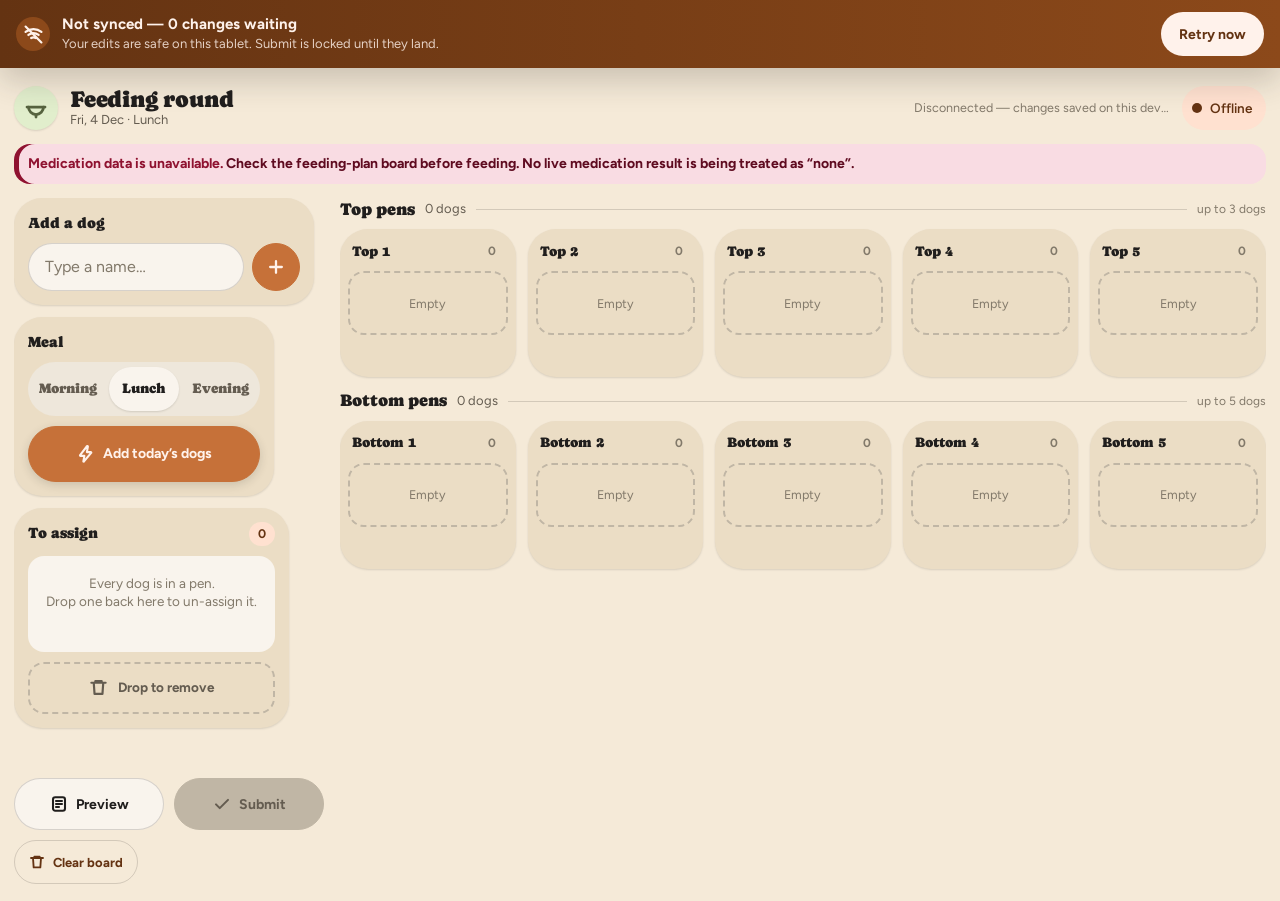
<file: index.html>
<!DOCTYPE html>
<html lang="en">
<head>
    <meta charset="UTF-8">
    <meta name="viewport" content="width=device-width, initial-scale=1.0, maximum-scale=1.0, user-scalable=no">
    <title>Feeding Report - Editor</title>
    <link rel="preconnect" href="https://fonts.googleapis.com">
    <link rel="preconnect" href="https://fonts.gstatic.com" crossorigin>
    <link href="https://fonts.googleapis.com/css2?family=Caprasimo:wght@400&family=Figtree:wght@400;600;700&display=swap" rel="stylesheet">
    <style>
        /* ============================================================
           DESIGN TOKENS — Organic design system
           Source of truth: design_handoff_feeding_board/implementation/tokens.css
           Deviation (deliberate): the handoff expresses --color-divider and the
           shadows with color-mix(). They are written here as the exact equivalent
           rgba() values instead — color-mix() needs Chrome 111+, and this page has
           to render on whatever browser the staff tablet is carrying. Same pixels,
           no compatibility cliff.
           ============================================================ */
        :root {
            /* ground + roles */
            --color-bg:        #f5ead8;
            --color-surface:   #ebddc5;
            --color-text:      #201e1d;
            --color-accent:    #c67139;   /* terracotta */
            --color-accent-2:  #7a8a5e;   /* sage */
            --color-danger:    #8f1230;   /* prescription medication */
            --color-danger-surface: #f9dce3;
            --color-divider:   rgba(32, 30, 29, 0.16);

            /* neutral ramp */
            --color-neutral-100: #f9f4ed;
            --color-neutral-200: #eee7db;
            --color-neutral-300: #dcd3c4;
            --color-neutral-400: #c0b6a5;
            --color-neutral-500: #a19786;
            --color-neutral-600: #82796a;
            --color-neutral-700: #645c50;
            --color-neutral-800: #474238;
            --color-neutral-900: #2e2b25;

            /* terracotta ramp */
            --color-accent-100: #fff2eb;
            --color-accent-200: #ffe1d0;
            --color-accent-300: #ffc6a5;
            --color-accent-400: #f6a06b;
            --color-accent-500: #d67f48;
            --color-accent-600: #b2622d;
            --color-accent-700: #8c491a;
            --color-accent-800: #643312;
            --color-accent-900: #402310;

            /* sage ramp */
            --color-accent-2-100: #f0fae1;
            --color-accent-2-200: #e1eecc;
            --color-accent-2-300: #ccdbb2;
            --color-accent-2-400: #aebf92;
            --color-accent-2-500: #8fa073;
            --color-accent-2-600: #728157;
            --color-accent-2-700: #56633f;
            --color-accent-2-800: #3d472b;
            --color-accent-2-900: #272e1b;

            /* feeding-status colours — keys are the contract STATUS_VALUES */
            --portion-all:           var(--color-accent-2-600);
            --portion-three-quarter: var(--color-accent-2-400);
            --portion-half:          var(--color-accent-400);
            --portion-quarter:       var(--color-accent-600);
            --portion-none:          var(--color-accent-800);

            /* type */
            --font-heading: "Caprasimo", system-ui, sans-serif;
            --font-body:    "Figtree", system-ui, -apple-system, "Segoe UI", sans-serif;

            /* radii + elevation */
            --radius-sm: 8px;
            --radius-md: 16px;
            --radius-lg: 28px;
            --shadow-sm: 0 1px 2px  rgba(46, 43, 37, 0.14);
            --shadow-md: 0 3px 10px rgba(46, 43, 37, 0.16);
            --shadow-lg: 0 12px 32px rgba(46, 43, 37, 0.22);

            /* measured at runtime: how much room the phone tray needs */
            --tray-h: 0px;
        }

        * {
            margin: 0;
            padding: 0;
            box-sizing: border-box;
            -webkit-tap-highlight-color: transparent;
        }

        html { overflow-x: hidden; }

        body {
            font-family: var(--font-body);
            background: var(--color-bg);
            color: var(--color-text);
            font-size: 15px;
            line-height: 1.4;
            min-height: 100vh;
            width: 100%;
            overflow-x: hidden;
            -webkit-font-smoothing: antialiased;
            -webkit-overflow-scrolling: touch;
            /* Keep y auto: none/contain on the viewport kills vertical scroll
               chaining out of .fb-pens in Android Chrome. Keep x none to suppress
               the horizontal history swipe at the row edge. Pull-to-refresh cannot
               interrupt a drag because FRMDrag prevents touchmove while dragging. */
            overscroll-behavior-x: none;
            overscroll-behavior-y: auto;
            touch-action: auto;
        }

        /* ⚠️ There is deliberately NO `body.is-dragging { overflow:hidden }` rule.
           That lock is what made the page jump under the finger on Android. Scrolling
           during a drag is prevented by the document-level non-passive touchmove
           handler in FRMDrag; the board auto-scrolls at the edges instead. */

        button { font-family: inherit; color: inherit; }
        input  { font-family: inherit; }
        :focus-visible { outline: 2px solid var(--color-accent); outline-offset: 2px; }

        .fb-scroll { scrollbar-width: thin; scrollbar-color: var(--color-neutral-400) transparent; }
        .fb-scroll::-webkit-scrollbar { height: 8px; width: 8px; }
        .fb-scroll::-webkit-scrollbar-thumb { background: var(--color-neutral-400); border-radius: 99px; }
        .fb-scroll::-webkit-scrollbar-track { background: transparent; }

        .sr-only {
            position: absolute; width: 1px; height: 1px;
            overflow: hidden; clip-path: inset(50%); white-space: nowrap;
        }

        /* ---------------------------------------------------------- motion */
        @keyframes fbPop   { from { transform: translateX(-50%) scale(.94); opacity: 0 } to { transform: translateX(-50%) scale(1); opacity: 1 } }
        @keyframes fbRise  { from { transform: translateY(14px); opacity: 0 } to { transform: translateY(0); opacity: 1 } }
        @keyframes fbPulse { 0%, 100% { opacity: 1 } 50% { opacity: .45 } }
        @keyframes fbSpin  { to { transform: rotate(360deg) } }
        @keyframes fbFlash { 0% { background: var(--color-accent-200) } 100% { background: var(--color-neutral-100) } }
        .fb-rise  { animation: fbRise .3s cubic-bezier(.22,1,.36,1); }
        .fb-pulse { animation: fbPulse 1.5s ease-in-out infinite; }
        .fb-spin  { animation: fbSpin .9s linear infinite; }
        .newly-added { animation: fbFlash .9s ease-out; }
        @media (prefers-reduced-motion: reduce) {
            *, *::before, *::after {
                animation-duration: .01ms !important;
                animation-iteration-count: 1 !important;
                transition-duration: .01ms !important;
            }
        }

        /* ============================================================
           OFFLINE BANNER — position:fixed on purpose so it never reflows
           the drag layout. It pushes the board down with padding instead.
           ============================================================ */
        .offline-banner {
            position: fixed;
            top: 0; left: 0; right: 0;
            z-index: 9999;
            display: flex;
            align-items: center;
            gap: 12px;
            padding: 12px 16px;
            background: linear-gradient(90deg, var(--color-accent-800), var(--color-accent-700));
            color: var(--color-accent-100);
            box-shadow: var(--shadow-lg);
            animation: fbRise .3s cubic-bezier(.22,1,.36,1);
        }
        .offline-banner.hidden { display: none; }
        .offline-lamp {
            display: grid; place-items: center;
            width: 34px; height: 34px; flex: none;
            border-radius: 99px;
            background: var(--color-accent-700);
        }
        .offline-copy { flex: 1; min-width: 0; }
        .offline-title { font-weight: 700; font-size: 15px; }
        .offline-sub   { font-size: 13px; opacity: .82; }
        .offline-banner button {
            flex: none;
            min-height: 44px;
            padding: 0 18px;
            border: 0;
            border-radius: 99px;
            background: var(--color-accent-100);
            color: var(--color-accent-800);
            font-weight: 700;
            font-size: 14px;
            cursor: pointer;
        }
        .offline-banner button:active { transform: scale(.97); }

        /* ============================================================
           SHELL
           ============================================================ */
        .fb-root {
            container-type: inline-size;   /* future-proofing for an embed */
            position: relative;
            display: flex;
            flex-direction: column;
            gap: 14px;
            padding: 14px;
            min-height: 100vh;
            transition: padding-top .2s ease;
        }
        body.offline-active .fb-root { padding-top: 86px; }

        .rx-alert-stack {
            display: flex;
            flex-direction: column;
            gap: 7px;
            flex: none;
        }
        .rx-banner {
            padding: 10px 14px;
            border-radius: var(--radius-md);
            background: var(--color-danger-surface);
            box-shadow: inset 5px 0 var(--color-danger);
            color: #5f0b20;
            font-size: 14px;
            font-weight: 700;
        }
        .rx-banner strong { color: var(--color-danger); }
        .rx-banner.hidden { display: none; }

        .fb-header {
            display: flex;
            align-items: center;
            gap: 12px;
            flex-wrap: wrap;
            flex: none;
        }
        .fb-mark {
            display: grid; place-items: center;
            width: 44px; height: 44px; flex: none;
            border-radius: 99px;
            background: var(--color-accent-2-200);
            color: var(--color-accent-2-700);
            box-shadow: var(--shadow-sm);
        }
        .fb-title-wrap { min-width: 0; flex: 1; }
        .fb-title-wrap h1 {
            font-family: var(--font-heading);
            font-weight: 400;
            font-size: 23px;
            line-height: 1.05;
            letter-spacing: -.01em;
        }
        .fb-subtitle { font-size: 13px; color: var(--color-neutral-700); }
        .fb-status {
            font-size: 12.5px;
            color: var(--color-neutral-600);
            max-width: 32ch;
            white-space: nowrap;
            overflow: hidden;
            text-overflow: ellipsis;
        }
        .fb-conn {
            display: flex; align-items: center; gap: 8px;
            min-height: 44px;
            padding: 8px 14px 8px 10px;
            border-radius: 99px;
            font-size: 13.5px;
            font-weight: 600;
            background: var(--color-accent-2-200);
            color: var(--color-accent-2-800);
            flex: none;
        }
        .fb-conn-dot { width: 10px; height: 10px; border-radius: 99px; background: currentColor; flex: none; }
        .fb-conn.is-syncing { background: var(--color-neutral-200); color: var(--color-neutral-800); }
        .fb-conn.is-offline { background: var(--color-accent-200);  color: var(--color-accent-800); }
        .fb-conn.is-syncing .fb-conn-dot,
        .fb-conn.is-offline .fb-conn-dot { animation: fbPulse 1.5s ease-in-out infinite; }

        .fb-shell { display: grid; gap: 14px; min-height: 0; flex: 1; }

        /* ---------------------------------------------------------- rail */
        .fb-rail { display: flex; flex-direction: column; gap: 12px; min-height: 0; }
        .fb-card {
            background: var(--color-surface);
            border-radius: var(--radius-lg);
            padding: 14px;
            box-shadow: var(--shadow-sm);
        }
        .fb-card-title {
            font-family: var(--font-heading);
            font-weight: 400;
            font-size: 15px;
            margin-bottom: 10px;
        }
        .fb-card-head { display: flex; align-items: baseline; gap: 8px; margin-bottom: 10px; }
        .fb-card-head .fb-card-title { flex: 1; margin-bottom: 0; }
        .fb-tag {
            display: inline-grid; place-items: center;
            min-width: 26px; height: 24px; padding: 0 9px;
            border-radius: 99px;
            background: var(--color-accent-200);
            color: var(--color-accent-800);
            font-size: 12.5px; font-weight: 700;
        }

        .fb-add-row { display: flex; gap: 8px; }
        .fb-input {
            flex: 1; min-width: 0;
            min-height: 48px;
            padding: 0 16px;
            border: 1px solid var(--color-divider);
            border-radius: 99px;
            background: var(--color-neutral-100);
            color: var(--color-text);
            font-size: 16px;   /* 16px so iOS does not zoom the page */
        }
        .fb-input::placeholder { color: var(--color-neutral-600); }
        .fb-input:focus { outline: none; border-color: var(--color-accent-400); }

        .fb-icon-btn {
            display: grid; place-items: center;
            min-width: 48px; min-height: 48px;
            flex: none;
            border: 1px solid var(--color-divider);
            border-radius: 99px;
            background: var(--color-neutral-100);
            color: var(--color-text);
            cursor: pointer;
        }
        .fb-icon-btn-primary {
            background: var(--color-accent);
            border-color: var(--color-accent);
            color: var(--color-accent-100);
        }
        .fb-icon-btn:active { transform: scale(.96); }

        .fb-suggest { display: none; flex-direction: column; gap: 4px; margin-top: 8px; max-height: 172px; overflow-y: auto; }
        .fb-suggest.has-items { display: flex; }
        .fb-suggest button {
            display: flex; align-items: center;
            min-height: 44px;
            padding: 0 12px;
            text-align: left;
            border: 1px solid var(--color-divider);
            border-radius: var(--radius-md);
            background: var(--color-neutral-100);
            font-size: 15px; font-weight: 600;
            cursor: pointer;
        }
        .fb-suggest button:active { background: var(--color-accent-200); border-color: var(--color-accent-400); }

        .fb-seg {
            display: grid;
            grid-template-columns: repeat(3, 1fr);
            gap: 6px;
            padding: 5px;
            border-radius: 99px;
            background: var(--color-neutral-200);
        }
        .fb-seg button {
            border: 0;
            border-radius: 99px;
            min-height: 44px;
            padding: 0 6px;
            background: transparent;
            color: var(--color-neutral-700);
            font-family: var(--font-heading);
            font-weight: 400;
            font-size: 13.5px;
            cursor: pointer;
            transition: background .18s ease, color .18s ease;
        }
        .fb-seg button.is-on {
            background: var(--color-neutral-100);
            color: var(--color-text);
            box-shadow: var(--shadow-sm);
        }

        .fb-btn {
            display: flex; align-items: center; justify-content: center;
            gap: 8px;
            width: 100%;
            min-height: 48px;
            padding: 0 16px;
            border: 1px solid var(--color-divider);
            border-radius: 99px;
            background: var(--color-neutral-100);
            color: var(--color-text);
            font-size: 14px; font-weight: 700;
            cursor: pointer;
            transition: background .18s ease, color .18s ease, box-shadow .18s ease;
        }
        .fb-btn:active { transform: scale(.985); }
        .fb-btn svg { flex: none; }
        .fb-btn-today { margin-top: 10px; }
        /* The empty board has exactly one sensible next move. */
        .fb-btn-today.is-primary {
            min-height: 56px;
            background: var(--color-accent);
            border-color: var(--color-accent);
            color: var(--color-accent-100);
            box-shadow: var(--shadow-md);
        }
        .fb-actions { display: flex; gap: 10px; flex-wrap: wrap; }
        .fb-actions .fb-btn { flex: 1; min-height: 52px; width: auto; }
        .fb-btn-submit {
            background: var(--color-accent-2-600);
            border-color: var(--color-accent-2-600);
            color: var(--color-neutral-100);
        }
        .fb-btn[disabled], .fb-btn:disabled {
            background: var(--color-neutral-400);
            border-color: var(--color-neutral-400);
            color: var(--color-neutral-700);
            cursor: not-allowed;
            box-shadow: none;
        }
        .fb-btn-quiet {
            flex: 0 0 auto !important;
            min-height: 44px !important;
            padding: 0 14px;
            background: transparent;
            color: var(--color-accent-800);
            font-weight: 700;
            font-size: 13px;
        }
        .fb-btn-quiet:active { background: var(--color-accent-200); border-color: var(--color-accent-400); }

        /* ---------------------------------------------------- staging + bin */
        .staging-area {
            display: flex;
            flex-wrap: wrap;
            gap: 8px;
            align-items: flex-start;
            align-content: flex-start;
            min-height: 96px;
            padding: 8px;
            border-radius: var(--radius-md);
            background: var(--color-neutral-100);
            border: 2px dashed transparent;
            transition: background .18s ease, border-color .18s ease;
        }
        .staging-area.drop-ready { border-color: var(--color-neutral-400); }
        .staging-area.drag-over  { border-color: var(--color-accent); background: var(--color-accent-200); }
        .empty-message {
            margin: auto;
            padding: 8px;
            width: 100%;
            text-align: center;
            font-size: 13.5px;
            color: var(--color-neutral-600);
        }

        .bin {
            display: flex; align-items: center; justify-content: center;
            gap: 10px;
            min-height: 52px;
            margin-top: 10px;
            border-radius: var(--radius-md);
            border: 2px dashed var(--color-neutral-400);
            background: transparent;
            color: var(--color-neutral-700);
            font-size: 13.5px; font-weight: 700;
            transition: all .18s ease;
        }
        .bin.drop-ready { min-height: 64px; }
        .bin.drag-over {
            min-height: 64px;
            border-color: var(--color-accent-700);
            background: var(--color-accent-700);
            color: var(--color-accent-100);
        }

        /* ---------------------------------------------------- staging tiles */
        .dog-card {
            position: relative;
            display: flex;
            flex-direction: column;
            gap: 4px;
            min-height: 48px;
            padding: 2px 6px 2px 12px;
            border: 1px solid var(--color-divider);
            border-left: 5px solid var(--portion-all);
            border-radius: var(--radius-md);
            background: var(--color-neutral-100);
            box-shadow: var(--shadow-sm);
            cursor: grab;
            touch-action: pan-y;
            user-select: none; -webkit-user-select: none; -webkit-touch-callout: none;
            transition: opacity .15s ease, transform .12s ease, box-shadow .12s ease;
        }
        .dog-card-row { display: flex; align-items: center; gap: 6px; }
        .dog-card-name {
            flex: 1;
            min-height: 44px;
            display: flex; align-items: center;
            font-size: 15px; font-weight: 700;
            white-space: nowrap;
        }
        .dog-card-remove {
            display: grid; place-items: center;
            width: 32px; height: 44px; flex: none;
            border: 0; border-radius: var(--radius-sm);
            background: transparent;
            color: var(--color-neutral-600);
            cursor: pointer;
        }
        .dog-card-remove:active { background: var(--color-neutral-300); color: var(--color-accent-800); }
        .dog-card.unmatched { border-left-color: var(--color-accent); cursor: default; max-width: 240px; }
        .unmatched-hint { font-size: 12px; font-weight: 700; color: var(--color-accent-700); }
        .unmatched-picks { display: flex; flex-direction: column; gap: 5px; padding: 0 4px 6px 0; }
        .unmatched-picks button {
            text-align: left;
            min-height: 42px;
            padding: 0 12px;
            border: 1px solid var(--color-accent-400);
            border-radius: 99px;
            background: var(--color-accent-100);
            color: var(--color-accent-800);
            font-size: 14px; font-weight: 700;
            cursor: pointer;
        }
        .unmatched-picks button:active { background: var(--color-accent-200); }
        .unmatched-select {
            width: 100%;
            min-height: 44px;
            padding: 0 10px;
            border: 1px solid var(--color-accent-400);
            border-radius: var(--radius-sm);
            background: var(--color-accent-100);
            color: var(--color-accent-800);
            font-size: 16px;
            font-family: inherit;
        }
        .unmatched-error { font-size: 12.5px; color: var(--color-accent-700); padding-bottom: 6px; }

        /* ============================================================
           PENS
           ============================================================ */
        .fb-main { display: flex; flex-direction: column; gap: 12px; min-width: 0; min-height: 0; }
        .fb-group { display: flex; flex-direction: column; gap: 8px; }
        .fb-group-head { display: flex; align-items: center; gap: 10px; }
        .fb-group-head h2 { font-family: var(--font-heading); font-weight: 400; font-size: 17px; }
        .fb-group-count { font-size: 13px; color: var(--color-neutral-700); }
        .fb-rule { flex: 1; height: 1px; background: var(--color-divider); }
        .fb-group-hint { font-size: 12px; color: var(--color-neutral-600); }

        .fb-pens { display: flex; gap: 12px; overflow-x: auto; scroll-snap-type: x mandatory; padding-bottom: 6px; }
        body.is-dragging .fb-pens { scroll-snap-type: none; scroll-behavior: auto; }

        .fb-pen, .pen {
            display: flex;
            flex-direction: column;
            gap: 8px;
            /* Phone portrait. The dropdown portion control let the tile get narrow, so a pen
               no longer has to be nearly the whole screen — two and a bit are visible, which
               is what makes carrying a dog between pens possible without an off-screen drag. */
            flex: 0 0 clamp(150px, 40%, 200px);
            scroll-snap-align: start;
            /* A flex item's automatic minimum size is its MIN-CONTENT size, so without this a
               single wide descendant (the expanded panel's "Take off the board" button) silently
               overrode the flex-basis and made every pen wider than asked. */
            min-width: 0;
            min-height: 148px;
            padding: 8px;
            border-radius: var(--radius-lg);
            background: var(--color-surface);
            box-shadow: var(--shadow-sm);
            transition: background .18s ease, box-shadow .18s ease;
        }
        .pen.drop-ready { box-shadow: inset 0 0 0 2px var(--color-neutral-300); }
        .pen.drag-over {
            background: var(--color-accent-200);
            box-shadow: 0 0 0 3px var(--color-accent), var(--shadow-md);
        }
        .fb-pen-head { display: flex; align-items: center; gap: 6px; padding: 2px 4px 0; }
        .fb-pen-label { font-family: var(--font-heading); font-weight: 400; font-size: 14px; flex: 1; }
        .fb-pen-count {
            display: grid; place-items: center;
            min-width: 24px; height: 24px; padding: 0 7px;
            border-radius: 99px;
            background: var(--color-neutral-300);
            color: var(--color-neutral-800);
            font-size: 12px; font-weight: 700;
        }
        .fb-pen-count.is-zero { background: transparent; color: var(--color-neutral-600); }
        .pen-dogs { flex: 1; display: flex; flex-direction: column; gap: 7px; }
        .pen-empty {
            display: grid; place-items: center;
            min-height: 64px;
            padding: 8px;
            border-radius: var(--radius-md);
            border: 2px dashed var(--color-neutral-400);
            color: var(--color-neutral-600);
            font-size: 12.5px;
            text-align: center;
        }
        .pen.drag-over .pen-empty { border-color: var(--color-accent); color: var(--color-accent-700); }

        /* ---------------------------------------------------------- dog tile */
        .pen-dog {
            min-width: 0;
            border: 1px solid var(--color-divider);
            border-left: 5px solid var(--portion-all);
            border-radius: var(--radius-md);
            background: var(--color-neutral-100);
            box-shadow: var(--shadow-sm);
            overflow: hidden;
            cursor: grab;
            touch-action: pan-y;
            user-select: none; -webkit-user-select: none; -webkit-touch-callout: none;
            transition: opacity .15s ease, box-shadow .18s ease, border-color .18s ease;
        }
        .pen-dog.is-expanded { box-shadow: var(--shadow-md); }
        .pen-dog.status-all           { border-left-color: var(--portion-all); }
        .pen-dog.status-three-quarter { border-left-color: var(--portion-three-quarter); }
        .pen-dog.status-half          { border-left-color: var(--portion-half); }
        .pen-dog.status-quarter       { border-left-color: var(--portion-quarter); }
        .pen-dog.status-none          { border-left-color: var(--portion-none); }
        .dog-card.status-all           { border-left-color: var(--portion-all); }
        .dog-card.status-three-quarter { border-left-color: var(--portion-three-quarter); }
        .dog-card.status-half          { border-left-color: var(--portion-half); }
        .dog-card.status-quarter       { border-left-color: var(--portion-quarter); }
        .dog-card.status-none          { border-left-color: var(--portion-none); }

        /* Keep the left edge exclusively for the portion status. Prescription
           medication owns the tile surface and remains red after acknowledgement. */
        .pen-dog.has-rx {
            background: var(--color-danger);
            color: #ffffff;
            box-shadow: 0 0 0 2px rgba(143, 18, 48, 0.28), var(--shadow-md);
        }
        .dog-card.has-rx {
            background: var(--color-danger);
            color: #ffffff;
            box-shadow: 0 0 0 2px rgba(143, 18, 48, 0.28), var(--shadow-md);
        }
        .pen-dog.has-rx .pen-dog-chev,
        .pen-dog.has-rx .dog-card-remove,
        .dog-card.has-rx .dog-card-remove { color: #ffffff; }
        .pen-dog.has-rx .dog-panel {
            background: var(--color-danger-surface);
            color: var(--color-text);
        }

        /* Armed: the press has landed but has not yet become a drag. Written
           straight to the DOM by FRMDrag, never through a re-render. */
        .pen-dog[data-armed="true"], .dog-card[data-armed="true"] {
            transform: scale(.975);
            box-shadow: 0 0 0 3px var(--color-accent-300), var(--shadow-md);
        }
        .pen-dog.dragging, .dog-card.dragging { opacity: .35; filter: saturate(.4); }
        body.is-dragging .pen-dog, body.is-dragging .dog-card { touch-action: none; }

        /* A <button> is shrink-to-fit even at display:flex, so without a flex parent the
           name row sized to its content and long names overflowed the tile. */
        .pen-dog-row { display: flex; align-items: center; gap: 2px; padding: 2px 2px 2px 0; }
        .pen-dog-toggle {
            flex: 1;
            min-width: 0;
            display: flex; align-items: center; gap: 6px;
            min-height: 44px;
            padding: 0 8px;
            border: 0;
            background: transparent;
            color: inherit;
            text-align: left;
            cursor: grab;
        }
        .pen-dog-name {
            flex: 1; min-width: 0;
            font-size: 14.5px; font-weight: 700;
            white-space: nowrap; overflow: hidden; text-overflow: ellipsis;
        }
        .pen-dog-badge {
            display: grid; place-items: center;
            width: 24px; height: 24px; flex: none;
            border-radius: 99px;
        }
        .pen-dog-badge.is-meds { background: var(--color-accent-200);   color: var(--color-accent-800); }
        .pen-dog-badge.is-supp { background: var(--color-accent-2-200); color: var(--color-accent-2-800); }
        .pen-dog-chev {
            display: grid; place-items: center;
            width: 22px; height: 22px; flex: none;
            color: var(--color-neutral-600);
            transition: transform .2s ease;
        }
        .pen-dog.is-expanded .pen-dog-chev { transform: rotate(180deg); }

        /* The portion control.
           This is a <select>, not the handoff's 5-way segmented control. Owner decision
           (2026-08-05): five side-by-side targets set a wide floor on the tile, and the tile
           sets the pen width — on a phone in portrait that meant ONE pen on screen at a time.
           A dropdown costs one extra tap but lets a pen be ~150px, so several pens are visible
           and staff can carry a dog between them without an off-screen drag. The portion is
           still colour-coded on the closed control AND on the tile's left edge, so the board
           still reads at a glance, which is what the segmented control was really buying. */
        /* min-width is the point: the select must never be squeezed so far that "None" is
           clipped by its own chevron. When a dog carries BOTH badges and the pen is narrow,
           the badges wrap to their own line instead. */
        .portion-row { display: flex; align-items: center; flex-wrap: wrap; gap: 5px; padding: 0 5px 5px; }
        .portion-wrap { position: relative; display: block; flex: 1 1 auto; min-width: 88px; }
        .portion-select {
            width: 100%;
            min-height: 40px;
            padding: 0 24px 0 10px;
            appearance: none; -webkit-appearance: none; -moz-appearance: none;
            border: 1px solid transparent;
            border-radius: 99px;
            background: var(--color-neutral-200);
            color: var(--color-neutral-800);
            font-family: var(--font-heading);
            font-weight: 400;
            font-size: 16px;    /* 16px so iOS does not zoom the page on focus */
            line-height: 1;
            cursor: pointer;
            transition: background .16s ease, color .16s ease;
        }
        .portion-select:focus { outline: none; }
        .portion-select:focus-visible { outline: 2px solid var(--color-accent); outline-offset: 2px; }
        /* The native popup inherits nothing useful from a coloured control — pin it back to
           the page palette so the list is legible on every platform. */
        .portion-select option { background: var(--color-neutral-100); color: var(--color-text); }
        .portion-select[data-s="all"]           { background: var(--portion-all);           color: var(--color-neutral-100); }
        .portion-select[data-s="three-quarter"] { background: var(--portion-three-quarter); color: var(--color-neutral-900); }
        .portion-select[data-s="half"]          { background: var(--portion-half);          color: var(--color-neutral-900); }
        .portion-select[data-s="quarter"]       { background: var(--portion-quarter);       color: var(--color-neutral-100); }
        .portion-select[data-s="none"]          { background: var(--portion-none);          color: var(--color-neutral-100); }
        .portion-wrap::after {
            content: '';
            position: absolute;
            right: 12px; top: 50%;
            width: 7px; height: 7px;
            margin-top: -5px;
            border-right: 2.4px solid var(--pfg);
            border-bottom: 2.4px solid var(--pfg);
            transform: rotate(45deg);
            pointer-events: none;
        }
        .portion-wrap { --pfg: var(--color-neutral-100); }
        .portion-wrap[data-s="three-quarter"], .portion-wrap[data-s="half"] { --pfg: var(--color-neutral-900); }

        .dog-panel {
            border-top: 1px dashed var(--color-divider);
            padding: 8px;
            display: flex; flex-direction: column; gap: 8px;
            animation: fbRise .3s cubic-bezier(.22,1,.36,1);
        }
        /* A pen is ~176px wide at 5-across, so two 44px pills side by side clip their own
           labels. auto-fit puts them on one row wherever there is genuinely room (phone
           tray, wide window) and stacks them inside a narrow pen. */
        .dog-panel-toggles { display: grid; grid-template-columns: repeat(auto-fit, minmax(108px, 1fr)); gap: 6px; }
        .toggle-btn {
            min-width: 0;
            display: flex; align-items: center; justify-content: center; gap: 6px;
            min-height: 44px;
            white-space: nowrap;
            overflow: hidden;
            border: 1px solid var(--color-divider);
            border-radius: 99px;
            background: var(--color-neutral-100);
            color: var(--color-neutral-700);
            font-size: 13px; font-weight: 700;
            cursor: pointer;
        }
        .toggle-btn.is-meds.active { background: var(--color-accent-200);   color: var(--color-accent-800);   border-color: var(--color-accent-400); }
        .toggle-btn.is-supp.active { background: var(--color-accent-2-200); color: var(--color-accent-2-800); border-color: var(--color-accent-2-400); }
        .prescription-input {
            width: 100%;
            min-height: 46px;
            padding: 0 14px;
            border: 1px solid var(--color-divider);
            border-radius: var(--radius-md);
            background: var(--color-neutral-100);
            color: var(--color-text);
            font-size: 16px;
        }
        .prescription-input:focus { outline: none; border-color: var(--color-accent-400); }
        /* Two per row inside a pen, four across in the phone tray — a wrapping flex row
           put each chip on its own line at pen width and made the panel 4 rows tall. */
        .supplement-chips { display: grid; grid-template-columns: repeat(auto-fit, minmax(64px, 1fr)); gap: 6px; }
        .supplement-chips button {
            min-height: 40px;
            padding: 0 8px;
            min-width: 0;
            overflow: hidden;
            white-space: nowrap;
            border: 1px solid var(--color-divider);
            border-radius: 99px;
            background: var(--color-neutral-100);
            color: var(--color-neutral-800);
            font-size: 13px; font-weight: 700;
            cursor: pointer;
        }
        .supplement-chips button.is-on {
            background: var(--color-accent-2-600);
            border-color: var(--color-accent-2-600);
            color: var(--color-neutral-100);
        }
        .dog-remove-btn {
            align-self: stretch;
            display: flex; align-items: center; justify-content: center; gap: 7px;
            min-height: 44px;
            padding: 6px 12px;
            /* Wrap rather than clip: "Take off the boa…" is worse than two lines. */
            line-height: 1.15;
            text-align: center;
            border: 1px solid var(--color-divider);
            border-radius: 99px;
            background: transparent;
            color: var(--color-accent-800);
            font-size: 13px; font-weight: 700;
            cursor: pointer;
        }
        .dog-remove-btn:active { background: var(--color-accent-200); border-color: var(--color-accent-400); }

        /* Within-pen drop indicator. Inset box-shadow (not border/margin) so it can
           never reflow the column or shift the card midpoints computeDropIndex reads
           mid-drag. */
        .pen-dog.drop-before { box-shadow: inset 0 3px 0 0 var(--color-accent), var(--shadow-sm); }
        .pen-dogs.drop-at-end > .pen-dog:last-child { box-shadow: inset 0 -3px 0 0 var(--color-accent), var(--shadow-sm); }

        /* ---------------------------------------------------------- ghost */
        .drag-ghost {
            position: fixed;
            top: 0; left: 0;
            z-index: 10000;
            display: flex; align-items: center; gap: 8px;
            padding: 10px 14px;
            border-radius: var(--radius-md);
            background: var(--color-neutral-100);
            border: 1px solid var(--color-accent-400);
            border-left: 5px solid var(--color-accent);
            box-shadow: var(--shadow-lg);
            font-size: 15px; font-weight: 700;
            color: var(--color-text);
            pointer-events: none;
            will-change: transform;
            transform-origin: top left;
            white-space: nowrap;
        }
        .drag-ghost > span:first-child { overflow: hidden; text-overflow: ellipsis; }
        .drag-ghost-hint { margin-left: auto; font-size: 12px; font-weight: 700; color: var(--color-accent-700); }

        /* ============================================================
           BOTTOM SHEETS
           ============================================================ */
        .sheet-overlay {
            display: none;
            position: fixed;
            inset: 0;
            z-index: 5000;
            background: rgba(46, 43, 37, 0.46);
            align-items: flex-end;
            justify-content: center;
        }
        .sheet-overlay.active { display: flex; }
        .sheet {
            width: 100%;
            max-width: 560px;
            max-height: 92%;
            display: flex;
            flex-direction: column;
            background: var(--color-bg);
            border-radius: var(--radius-lg) var(--radius-lg) 0 0;
            box-shadow: var(--shadow-lg);
            overflow: hidden;
            animation: fbRise .3s cubic-bezier(.22,1,.36,1);
        }
        .sheet-head {
            display: flex; align-items: center; gap: 12px;
            padding: 16px 16px 12px;
            border-bottom: 1px solid var(--color-divider);
        }
        .sheet-titles { flex: 1; min-width: 0; }
        .sheet-titles h2 { font-family: var(--font-heading); font-weight: 400; font-size: 21px; }
        .sheet-sub { font-size: 13px; color: var(--color-neutral-700); }
        .sheet-close {
            display: grid; place-items: center;
            width: 44px; height: 44px; flex: none;
            border: 1px solid var(--color-divider);
            border-radius: 99px;
            background: var(--color-neutral-100);
            cursor: pointer;
        }
        .sheet-body { flex: 1; overflow-y: auto; padding: 14px 16px; }
        .sheet-foot {
            display: flex; gap: 10px;
            padding: 12px 16px 16px;
            border-top: 1px solid var(--color-divider);
        }
        .sheet-foot .fb-btn { min-height: 52px; white-space: nowrap; padding: 0 12px; }
        .sheet-foot .fb-btn-submit { flex: 1.4; }

        .sheet-block { margin-bottom: 14px; }
        .sheet-block-head { display: flex; align-items: baseline; gap: 8px; margin-bottom: 6px; }
        .sheet-block-head span:first-child { font-family: var(--font-heading); font-weight: 400; font-size: 14px; }
        .sheet-block-count { font-size: 12.5px; color: var(--color-neutral-700); }
        .sheet-row {
            display: flex; align-items: center; gap: 10px;
            padding: 9px 12px;
            margin-bottom: 5px;
            border-radius: var(--radius-md);
            background: var(--color-neutral-100);
            border: 1px solid var(--color-divider);
            border-left: 5px solid var(--portion-all);
        }
        .sheet-row-main { flex: 1; min-width: 0; }
        .sheet-row-name { font-size: 14.5px; font-weight: 700; }
        .sheet-row-extra { font-size: 12.5px; color: var(--color-accent-700); }
        .sheet-pill {
            font-family: var(--font-heading);
            font-weight: 400;
            font-size: 13px;
            padding: 5px 11px;
            border-radius: 99px;
            flex: none;
        }
        .sheet-note {
            padding: 12px 14px;
            border-radius: var(--radius-md);
            background: var(--color-accent-2-100);
            border: 1px solid var(--color-accent-2-300);
            font-size: 13.5px;
            color: var(--color-accent-2-800);
        }
        .rx-preview-warning {
            margin-bottom: 14px;
            padding: 14px;
            border-radius: var(--radius-md);
            background: var(--color-danger-surface);
            box-shadow: inset 5px 0 var(--color-danger);
            color: #5f0b20;
            font-size: 14px;
        }
        .rx-preview-warning strong {
            display: block;
            margin-bottom: 5px;
            color: var(--color-danger);
            font-family: var(--font-heading);
            font-size: 16px;
            font-weight: 400;
        }
        .sheet-loading { display: flex; flex-direction: column; align-items: center; gap: 14px; padding: 36px 0; }
        .sheet-spinner {
            width: 38px; height: 38px;
            border-radius: 99px;
            border: 4px solid var(--color-neutral-300);
            border-top-color: var(--color-accent);
        }
        .sheet-loading p { font-size: 14.5px; color: var(--color-neutral-700); text-align: center; max-width: 32ch; }

        /* ============================================================
           TOASTS
           ============================================================ */
        .toast-container {
            position: fixed;
            left: 50%;
            bottom: 24px;
            transform: translateX(-50%);
            z-index: 9000;
            display: flex;
            flex-direction: column-reverse;
            align-items: center;
            gap: 8px;
            max-width: 92%;
            pointer-events: none;
            transition: bottom .18s ease;
        }
        /* Raised while dragging so the ghost and the toast never fight. */
        body.is-dragging .toast-container { bottom: 150px; }
        .toast {
            padding: 11px 18px;
            border-radius: 99px;
            background: var(--color-neutral-900);
            color: var(--color-neutral-100);
            box-shadow: var(--shadow-lg);
            font-size: 14px; font-weight: 600;
            text-align: center;
            animation: fbPop .22s cubic-bezier(.22,1,.36,1);
        }
        .toast.success { box-shadow: 0 0 0 2px var(--color-accent-2-400), var(--shadow-lg); }
        .toast.error   { background: var(--color-accent-800); box-shadow: 0 0 0 2px var(--color-accent-400), var(--shadow-lg); }
        .toast.info    { box-shadow: 0 0 0 2px var(--color-neutral-600), var(--shadow-lg); }

        /* ============================================================
           LAYOUT — one markup tree, three shapes.
           Deliberate deviation from the handoff: these are viewport @media
           queries rather than @container queries on the board root. The board IS
           the page here (no wrapper), so the two are pixel-identical — and @media
           has no support cliff on an older tablet browser, where an unsupported
           @container block would silently drop the ENTIRE layout. The root still
           declares container-type, so an embed can switch these over later.
           ============================================================ */

        /* ---- phone portrait (base, <= 719px): the rail becomes a fixed tray ---- */
        @media (max-width: 719px) {
            .fb-shell { grid-template-columns: minmax(0, 1fr); }
            .fb-main { padding-bottom: calc(var(--tray-h) + 24px); }
            .fb-status { display: none; }

            .fb-rail {
                position: fixed;
                left: 0; right: 0; bottom: 0;
                z-index: 40;
                gap: 8px;
                max-height: 62vh;
                overflow-y: auto;
                padding: 10px 12px 12px;
                background: var(--color-surface);
                border-top: 1px solid var(--color-divider);
                border-radius: var(--radius-lg) var(--radius-lg) 0 0;
                box-shadow: var(--shadow-lg);
            }
            /* The tray order the design calls for: meal, add, actions, staging. */
            .fb-card-meal   { order: 1; }
            .fb-card-add    { order: 2; }
            .fb-actions     { order: 3; }
            .fb-card-assign { order: 4; }

            .fb-rail .fb-card {
                background: transparent;
                box-shadow: none;
                border-radius: 0;
                padding: 0;
            }
            .fb-rail .fb-card-title { display: none; }
            .fb-card-meal { display: flex; align-items: center; gap: 8px; }
            .fb-card-meal .fb-seg { flex: 1; }
            .fb-btn-today { margin-top: 0; width: 44px; min-width: 44px; min-height: 44px; padding: 0; flex: none; }
            .fb-btn-today.is-primary { min-height: 44px; }
            .fb-btn-today span { display: none; }
            .fb-card-assign .fb-card-head { margin-bottom: 6px; }
            .fb-card-assign .fb-card-title { display: block; font-size: 14px; }
            .staging-area {
                flex-wrap: nowrap;
                overflow-x: auto;
                min-height: 64px;
                align-items: center;
            }
            .staging-area .dog-card { flex: none; }
            .staging-area .empty-message { white-space: nowrap; }
            .bin { display: none; }
            body.is-dragging .bin { display: flex; }
            #previewBtn { display: none; }
            .fb-clear-label { display: none; }
            .fb-btn-quiet { min-width: 44px; padding: 0 12px; }
        }

        /* ---- tablet portrait / small windows (720px - 1059px) ---- */
        @media (min-width: 720px) {
            .fb-shell { grid-template-columns: minmax(0, 1fr); }
            .fb-rail { display: grid; grid-template-columns: 1fr 1fr; gap: 12px; align-items: start; }
            .fb-rail-wide { grid-column: 1 / -1; }
            .fb-pens { scroll-snap-type: x proximity; }
            /* Tablet portrait: ~5 pens across at 900px instead of 3. */
            .fb-pen, .pen { flex: 0 0 clamp(150px, 19.5%, 200px); scroll-snap-align: start; }
        }

        /* ---- tablet landscape + desktop (>= 1060px): nothing hidden, no sideways scroll ---- */
        @media (min-width: 1060px) {
            html, body { height: 100%; overflow: hidden; }
            .fb-root { height: 100%; min-height: 0; overflow: hidden; }
            .fb-shell { grid-template-columns: 312px minmax(0, 1fr); }
            .fb-rail {
                display: flex; flex-direction: column; gap: 12px;
                min-height: 0; max-height: 100%; overflow-y: auto; padding-right: 2px;
            }
            .fb-main { overflow-y: auto; }
            /* Preview + Submit must never be below the rail's fold. The rail scrolls (a
               busy staging list with an unmatched dog is tall), so the actions ride the
               bottom of it instead of scrolling away. */
            .fb-actions {
                position: sticky;
                bottom: 0;
                z-index: 2;
                padding: 8px 0 2px;
                margin-top: auto;
                background: linear-gradient(to bottom, rgba(245,234,216,0), var(--color-bg) 34%);
            }
            .fb-pens {
                display: grid;
                grid-template-columns: repeat(5, minmax(0, 1fr));
                overflow-x: visible;
                scroll-snap-type: none;
                padding-bottom: 0;
            }
            .fb-pen, .pen { flex: initial; scroll-snap-align: none; }
        }

        @media (min-width: 1400px) {
            .fb-shell { grid-template-columns: 340px minmax(0, 1fr); gap: 20px; }
        }
    </style>
</head>
<body>
    <div id="offlineBanner" class="offline-banner hidden" role="alert" aria-live="assertive">
        <span class="offline-lamp fb-pulse" aria-hidden="true">
            <svg width="19" height="19" viewBox="0 0 24 24" fill="none" stroke="currentColor" stroke-width="2.75" stroke-linecap="round"><path d="M2 8.8A16 16 0 0 1 22 8.8"></path><path d="M5.5 12.6A11 11 0 0 1 18.5 12.6"></path><path d="M9 16.4a6 6 0 0 1 6 0"></path><path d="m2 2 20 20"></path></svg>
        </span>
        <div class="offline-copy">
            <div class="offline-title" id="offlineBannerText">Not synced — changes waiting</div>
            <div class="offline-sub">Your edits are safe on this tablet. Submit is locked until they land.</div>
        </div>
        <button type="button" id="offlineRetryBtn" onclick="retryConnection()">Retry now</button>
    </div>

    <div class="fb-root" id="fbRoot">
        <header class="fb-header">
            <span class="fb-mark" aria-hidden="true">
                <svg width="24" height="24" viewBox="0 0 24 24" fill="none" stroke="currentColor" stroke-width="2.75" stroke-linecap="round" stroke-linejoin="round"><path d="M3 11h18"></path><path d="M4.5 11a7.5 7.5 0 0 0 15 0"></path><path d="M12 18.5V21"></path></svg>
            </span>
            <div class="fb-title-wrap">
                <h1>Feeding round</h1>
                <div class="fb-subtitle" id="fbSubtitle">Lunch</div>
            </div>
            <div class="fb-status" id="statusText">Connecting…</div>
            <div class="fb-conn" id="connPill">
                <span class="fb-conn-dot" id="syncIndicator"></span>
                <span id="connLabel">Connecting…</span>
            </div>
        </header>

        <div class="rx-alert-stack" aria-live="polite">
            <div class="rx-banner hidden" id="rxPlanBanner"></div>
            <div class="rx-banner hidden" id="rxUnjoinedBanner"></div>
        </div>

        <div class="fb-shell">
            <aside class="fb-rail" id="fbRail">
                <section class="fb-card fb-card-add">
                    <h2 class="fb-card-title">Add a dog</h2>
                    <div class="fb-add-row">
                        <input type="text" id="dogNameInput" class="fb-input" placeholder="Type a name…" autocomplete="off" aria-label="Add a dog">
                        <button class="fb-icon-btn fb-icon-btn-primary" id="addDogBtn" onclick="addDog()" aria-label="Add dog">
                            <svg width="20" height="20" viewBox="0 0 24 24" fill="none" stroke="currentColor" stroke-width="2.75" stroke-linecap="round"><path d="M12 5v14M5 12h14"></path></svg>
                        </button>
                    </div>
                    <div class="fb-suggest" id="addSuggestions" role="listbox" aria-label="Matching dogs"></div>
                </section>

                <section class="fb-card fb-card-meal">
                    <h2 class="fb-card-title">Meal</h2>
                    <div class="fb-seg" id="mealSegments" role="radiogroup" aria-label="Meal type"></div>
                    <button class="fb-btn fb-btn-today" id="addTodayBtn" onclick="addDogsForToday()">
                        <svg width="18" height="18" viewBox="0 0 24 24" fill="none" stroke="currentColor" stroke-width="2.75" stroke-linecap="round" stroke-linejoin="round"><path d="M13 2 4.1 13.4a.7.7 0 0 0 .55 1.13h5.2l-1.35 7.2a.35.35 0 0 0 .62.28L18.9 10.6a.7.7 0 0 0-.55-1.13h-5.2l1.35-7.2A.35.35 0 0 0 13 2Z"></path></svg>
                        <span>Add today&rsquo;s dogs</span>
                    </button>
                </section>

                <section class="fb-card fb-card-assign fb-rail-wide">
                    <div class="fb-card-head">
                        <h2 class="fb-card-title">To assign</h2>
                        <span class="fb-tag" id="stagingCount">0</span>
                    </div>
                    <div class="staging-area" id="stagingArea"></div>
                    <div class="bin" id="deleteBin">
                        <svg width="19" height="19" viewBox="0 0 24 24" fill="none" stroke="currentColor" stroke-width="2.75" stroke-linecap="round" stroke-linejoin="round"><path d="M3 6h18M8 6V4h8v2M6 6l1 14h10l1-14"></path></svg>
                        <span id="binLabel">Drop to remove</span>
                    </div>
                </section>

                <section class="fb-actions fb-rail-wide">
                    <button class="fb-btn" id="previewBtn" onclick="showPreview()">
                        <svg width="18" height="18" viewBox="0 0 24 24" fill="none" stroke="currentColor" stroke-width="2.75" stroke-linecap="round" stroke-linejoin="round"><rect x="4" y="3" width="16" height="18" rx="3"></rect><path d="M8 8h8M8 12h8M8 16h4"></path></svg>
                        <span>Preview</span>
                    </button>
                    <button class="fb-btn fb-btn-submit" id="submitBtn" onclick="submitReport()">
                        <svg width="18" height="18" viewBox="0 0 24 24" fill="none" stroke="currentColor" stroke-width="2.75" stroke-linecap="round" stroke-linejoin="round"><path d="m4 12.5 5 5L20 6.5"></path></svg>
                        <span>Submit</span>
                    </button>
                    <button class="fb-btn fb-btn-quiet" id="clearAllBtn" onclick="clearAll()" title="Clear the whole board on every device" aria-label="Clear the board">
                        <svg width="16" height="16" viewBox="0 0 24 24" fill="none" stroke="currentColor" stroke-width="2.75" stroke-linecap="round" stroke-linejoin="round"><path d="M3 6h18M8 6V4h8v2M6 6l1 14h10l1-14"></path></svg>
                        <span class="fb-clear-label">Clear board</span>
                    </button>
                </section>
            </aside>

            <main class="fb-main fb-scroll" id="fbMain">
                <section class="fb-group">
                    <div class="fb-group-head">
                        <h2>Top pens</h2>
                        <span class="fb-group-count" id="topCount">0 dogs</span>
                        <span class="fb-rule"></span>
                        <span class="fb-group-hint">up to 3 dogs</span>
                    </div>
                    <div class="fb-pens fb-scroll" id="topPens"></div>
                </section>

                <section class="fb-group">
                    <div class="fb-group-head">
                        <h2>Bottom pens</h2>
                        <span class="fb-group-count" id="bottomCount">0 dogs</span>
                        <span class="fb-rule"></span>
                        <span class="fb-group-hint">up to 5 dogs</span>
                    </div>
                    <div class="fb-pens fb-scroll" id="bottomPens"></div>
                </section>
            </main>
        </div>
    </div>

    <!-- Ready-to-submit sheet -->
    <div class="sheet-overlay" id="previewModal" role="dialog" aria-modal="true" aria-labelledby="previewSheetTitle">
        <div class="sheet">
            <div class="sheet-head">
                <div class="sheet-titles">
                    <h2 id="previewSheetTitle">Ready to submit</h2>
                    <div class="sheet-sub" id="previewSheetSub"></div>
                </div>
                <button class="sheet-close" onclick="closePreview()" aria-label="Close">
                    <svg width="18" height="18" viewBox="0 0 24 24" fill="none" stroke="currentColor" stroke-width="2.75" stroke-linecap="round"><path d="M18 6 6 18M6 6l12 12"></path></svg>
                </button>
            </div>
            <div class="sheet-body fb-scroll" id="previewContent"></div>
            <div class="sheet-foot">
                <button class="fb-btn" onclick="closePreview()">Keep editing</button>
                <button class="fb-btn fb-btn-submit" id="confirmSubmitBtn" onclick="confirmSubmit()">Submit report</button>
            </div>
        </div>
    </div>

    <!-- Today's dogs sheet (progress + result; the add decision stays a blocking confirm) -->
    <div class="sheet-overlay" id="todaySheet" role="dialog" aria-modal="true" aria-labelledby="todaySheetTitle">
        <div class="sheet">
            <div class="sheet-head">
                <div class="sheet-titles">
                    <h2 id="todaySheetTitle">Today&rsquo;s dogs</h2>
                    <div class="sheet-sub" id="todaySheetSub">Checking the whiteboard…</div>
                </div>
                <button class="sheet-close" onclick="closeTodaySheet()" aria-label="Close">
                    <svg width="18" height="18" viewBox="0 0 24 24" fill="none" stroke="currentColor" stroke-width="2.75" stroke-linecap="round"><path d="M18 6 6 18M6 6l12 12"></path></svg>
                </button>
            </div>
            <div class="sheet-body fb-scroll" id="todaySheetBody"></div>
            <div class="sheet-foot" id="todaySheetFoot"></div>
        </div>
    </div>

    <div class="toast-container" id="toastContainer"></div>
    <div id="dragLiveRegion" class="sr-only" aria-live="polite"></div>

    <script>
        // ============================================
        // CONFIGURATION
        // ============================================

        const APPS_SCRIPT_URL = 'https://script.google.com/macros/s/AKfycbwP74AXOe1cZmHKTxi9KbMhZJU48EHRFI7NQ6Og65_FcTVB1sMQuqgkPKIkr7Fm7e40mw/exec';

        // ⚠️ THE LIVE SESSION MOVED OFF APPS SCRIPT (@36, 2026-08-05) — see shared/contract.js.
        // Session reads/writes go here; submitReport, getTodayPlan and getDogList stay on GAS.
        // Measured that afternoon: GAS /exec median 4.5-8.7s, 55.6s peak, ~40% of calls past the
        // 12s budget so the tablet aborted ITSELF and staff saw "connection lost"; n8n mean
        // 0.70s, worst 1.83s, zero failures. A bare GAS ping doing no spreadsheet work was
        // equally slow, so the fault was Google's dispatch layer, not the data.
        const SESSION_API_URL = 'https://auto.thefairytails.co.uk/webhook/feeding-session';
        // Kept byte-identical to the feeding-plan TV page by the contract check.
        const BOARDING_PLANS_API_URL = 'https://script.google.com/macros/s/AKfycbz2kc3lJbrGk7lw9jVcZMdUrPWjRx4qBARM8YVAIARhYAlQwCzlhHBbKswyOcVHytmB7Q/exec';
        const BOARDING_PLANS_API_TOKEN = 'ft-k9-board-2024-sec';

        const SYNC_INTERVAL = 5000;
        const SYNC_PAUSE_DURATION = 8000;
        const INITIAL_LOAD_DELAY = 2000;
        // Lookup changes are rare (a dog is added to the sheet now and then), so the 60s re-fetch
        // was the last unconditional full GAS call left on the tablet — ~1,440 requests/device/day
        // for data that almost never moves. The "I just added a dog" case is covered better by the
        // foreground refresh below (see DOG_LIST_FOCUS_MAX_AGE), which refreshes when a tablet is
        // actually picked up rather than every minute on an idle screen.
        const DOG_LIST_REFRESH_INTERVAL = 600000;    // background re-fetch of the Lookup tab
        const DOG_LIST_FOCUS_MAX_AGE = 60000;        // on foreground, re-fetch if older than this

        const JOTFORM_DOG_NAMES = [
            "Aldo","Alfie","April","Argo","Arlo","Banjo","Barney Homewood","Barney Leeming","Baron","Bay","Beano","Bella","Belle","Benson","Betsy","Birdy","Blue","Bluey","Bo","Bonnie Gallagher","Bonnie Lockwood","Bramble","Branko","Bruce","Bruno","Buddy Dann","Buddy Dargan","Buddy Selby","Casper Hamilton","Casper Kukreja","Che","Chester","Chloe","Clifford","Daisy Cremin","Daisy Parsons","Darcy Campbell","Darcy Dunn","Darwin","Delphine","Dexter","Dicee","Diego Gonsavles","Diego Wojcik","Dierdra","Digby","Dolly","Dottie","Dougie","Dudley","Dusty","Echo","Eddie","Effie","Enzo","Fenton","Ferox","Flaco","Fletcher","Florence","Freddie","Fredo","Frida Walsh","George Elliston","George Jackson","George Mohammed","Gina","Goldie","Haggis","Hattie Campbell","Hattie Duncan","Henry","Holly","Hugo","Incy","Ivy","Jack","Jeff","Jessie","Keti","Kip","Koji","Leo","Lily","Lola Bowles","Lola Fenloni","Lola Hall","Luke","Luna Crockford","Luna Grimshaw","Mac","Macy","Maggie","Margo","Marli","Marloe","Marlow","Martha","Max Tigwell","Max Wang","Merlin Crowley","Merlin Mayne","Miles","Miley","Millie Bowles","Millie Carter","Millie Cartwright","Millie Ellis","Milo McVey","Missy Evans","Mocha Gasper","Mocha Kolumbajew","Mochi","Moka","Mollie","Mos Wan","Moss Harris","Naira","Nala Sands","Nala Warnes","Narla Tester","Ned","Neo","Nevis","Nina","Obie","Oliver","Otis","Peggy Gibbons","Peggy Lucas","Pepper","Petch","Pippin","Pluto","Poppy Clark","Poppy Lancaster","Poppy Lass","Poppy Pike","Ralph Goddard","Raven","Reggie Daly","Reggie Foreman","Reggie Russel","Rex","Rita","River","Rocco","Roman","Roxy","Ruby Brooker","Ruby Favell","Ruby Jones","Rudy","Ruffles","Rufus","Rupy","Sam","Sebastian","Shadow Podkalicka","Shadow Wightman","Snoopy","Sonny","Sophie","Stanley James","Star","Storm","Tallulah","Tam","Tasha","Ted Lambie","Teddy Brown","Teddy Jamison","Terry","Tilly Mills","Tokyo","Warwick","Winnie Awele","Winnie Evans","Winnie Hall","Winnie Lancaster","Winnie Ryan","Woody Johns","Woody Warren","Zero","Ziggy"
        ];

        const SUPPLEMENT_TYPES = [
            { id: 'calming', label: 'Calming', jotformValue: 'Calming Tablets' },
            { id: 'hemp', label: 'Hemp', jotformValue: 'Hemp Oil' },
            { id: 'vitamins', label: 'Vitamins', jotformValue: 'Multi Vitamins' },
            { id: 'probiotics', label: 'Probiotics', jotformValue: 'FortiFlora Probiotics' }
        ];

        // The backend's plain-text labels for each status value. Used for aria-labels and the
        // Telegram-side wording; the on-screen glyphs live in PORTION_META below. The VALUES
        // ('all' | 'three-quarter' | 'half' | 'quarter' | 'none') are shared contract —
        // shared/contract.js STATUS_VALUES — the glyphs deliberately are not.
        const FEEDING_STATUS_MAP = {
            'all': 'All',
            'three-quarter': '3/4',
            'half': '1/2',
            'quarter': '1/4',
            'none': 'None'
        };

        // Per-surface presentation of those same values, in canonical order (the order the
        // portion control renders in). `pillBg`/`pillFg` are the submit-sheet pill colours.
        const PORTION_META = [
            { id: 'all',           label: 'All',  a11y: 'Ate all',            pillBg: 'var(--color-accent-2-200)', pillFg: 'var(--color-accent-2-800)' },
            { id: 'three-quarter', label: '¾', a11y: 'Ate three quarters', pillBg: 'var(--color-accent-2-100)', pillFg: 'var(--color-accent-2-800)' },
            { id: 'half',          label: '½', a11y: 'Ate half',           pillBg: 'var(--color-accent-200)',   pillFg: 'var(--color-accent-800)' },
            { id: 'quarter',       label: '¼', a11y: 'Ate a quarter',      pillBg: 'var(--color-accent-300)',   pillFg: 'var(--color-accent-900)' },
            { id: 'none',          label: 'None', a11y: 'Ate nothing',        pillBg: 'var(--color-accent-700)',   pillFg: 'var(--color-accent-100)' }
        ];

        const MEAL_TYPES = [
            { id: 'Morning Meal', short: 'Morning' },
            { id: 'Lunch',        short: 'Lunch' },
            { id: 'Evening Meal', short: 'Evening' }
        ];

        // Lucide-style outlines, stroke-width 2.75, currentColor. No emoji, no icon font.
        const ICON = {
            plus:    '<path d="M12 5v14M5 12h14"></path>',
            chevron: '<path d="m6 9 6 6 6-6"></path>',
            close:   '<path d="M18 6 6 18M6 6l12 12"></path>',
            trash:   '<path d="M3 6h18M8 6V4h8v2M6 6l1 14h10l1-14"></path>',
            meds:    '<rect x="2.5" y="8.5" width="19" height="7" rx="3.5" transform="rotate(-45 12 12)"></rect><path d="M8.5 8.5 15.5 15.5"></path>',
            leaf:    '<path d="M20 4c0 9-5.5 13-11 13a5.5 5.5 0 0 1 0-11c5 0 8-1 11-2Z"></path><path d="M4 20c2-5 5-8 9-10"></path>'
        };

        function svg(paths, size, extra) {
            return '<svg width="' + size + '" height="' + size + '" viewBox="0 0 24 24" fill="none" stroke="currentColor" ' +
                   'stroke-width="2.75" stroke-linecap="round" stroke-linejoin="round" aria-hidden="true"' +
                   (extra ? ' ' + extra : '') + '>' + paths + '</svg>';
        }

        // Every string that reaches innerHTML from data (dog names, medicine text, roster
        // names) goes through this. The old build interpolated names raw.
        function esc(value) {
            return String(value === null || value === undefined ? '' : value)
                .replace(/&/g, '&amp;').replace(/</g, '&lt;').replace(/>/g, '&gt;')
                .replace(/"/g, '&quot;').replace(/'/g, '&#39;');
        }

        // ============================================
        // STATE
        // ============================================

        let dogNameList = JOTFORM_DOG_NAMES;
        let masterDogList = [];
        let dogs = [];
        let pens = {};

        // Kept as module state because showDropIndicator() reads them while a drag is live.
        // FRMDrag owns their lifetime (set at lift, cleared at release).
        let draggedDogId = null;
        let draggedFromPen = null;

        // View-only, never synced: which tile is open (one at a time).
        let expandedDogId = null;

        let isOnline = true;   // optimistic; flipped false only after OFFLINE_THRESHOLD consecutive failures
        let currentMealType = 'Lunch';

        const RX_PLAN_CACHE_KEY = 'feedingManager.rxPlan.v1';
        const RX_ACK_STORE_KEY = 'feedingManager.rxAck.v1';
        const RX_PLAN_LKG_MAX_AGE_MS = 2700 * 1000;
        const RX_PLAN_REFRESH_INTERVAL_MS = 15 * 60 * 1000;
        const RX_PLAN_RETRY_BASE_MS = 30 * 1000;
        const RX_PLAN_RETRY_MAX_MS = 5 * 60 * 1000;
        let rxAckState = {};
        let rxPlanFetchSequence = 0;
        let rxPlanFetchInFlight = false;
        let rxPlanFailureCount = 0;
        let rxPlanNextFetchAt = Date.now() + RX_PLAN_REFRESH_INTERVAL_MS;
        let rxPlanRenderPending = false;

        function normRxName(value) {
            return String(value === null || value === undefined ? '' : value)
                .replace(/[‘’ʼ′`]/g, "'")
                .toLowerCase()
                .trim()
                .replace(/\s+/g, ' ');
        }

        function readRxPlanCache() {
            try {
                const cached = JSON.parse(localStorage.getItem(RX_PLAN_CACHE_KEY) || 'null');
                const capturedAt = cached && Number(cached.capturedAt || cached.fetchedAt || 0);
                const age = capturedAt ? Date.now() - capturedAt : Infinity;
                if (cached && Array.isArray(cached.dogs) && cached.dogs.length > 0 &&
                        age >= 0 && age <= RX_PLAN_LKG_MAX_AGE_MS) {
                    return { dogs: cached.dogs, capturedAt: capturedAt };
                }
                if (cached) localStorage.removeItem(RX_PLAN_CACHE_KEY);
            } catch (e) {
                console.warn('[rx-plan] ignored unreadable last-known-good cache');
            }
            return null;
        }

        const initialRxPlanCache = readRxPlanCache();
        let rxPlanState = initialRxPlanCache
            ? { ok: true, stale: true, degraded: false, dogs: initialRxPlanCache.dogs,
                capturedAt: initialRxPlanCache.capturedAt,
                error: 'Live medication data is unavailable; showing the last-known-good plan.' }
            : { ok: false, stale: false, degraded: false, dogs: [], capturedAt: 0,
                error: 'Medication data is unavailable.' };

        function rxLocalDate(now) {
            const d = now || new Date();
            const pad = n => String(n).padStart(2, '0');
            return d.getFullYear() + '-' + pad(d.getMonth() + 1) + '-' + pad(d.getDate());
        }

        function loadRxAckStore() {
            let stored = {};
            try { stored = JSON.parse(localStorage.getItem(RX_ACK_STORE_KEY) || '{}') || {}; }
            catch (e) { stored = {}; }
            const today = rxLocalDate();
            rxAckState = {};
            Object.keys(stored).forEach(key => {
                const parts = key.split('|');
                if (parts.length >= 3 && parts[parts.length - 2] === today && stored[key] === true) {
                    rxAckState[key] = true;
                }
            });
            try { localStorage.setItem(RX_ACK_STORE_KEY, JSON.stringify(rxAckState)); } catch (e) {}
        }

        function rxAckKey(dog, date, mealType) {
            return String(dog && dog.id ? dog.id : '') + '|' + (date || rxLocalDate()) + '|' + (mealType || currentMealType);
        }

        function isRxAcked(dog) {
            return rxAckState[rxAckKey(dog)] === true;
        }

        function markRxAcked(dog) {
            rxAckState[rxAckKey(dog)] = true;
            try { localStorage.setItem(RX_ACK_STORE_KEY, JSON.stringify(rxAckState)); } catch (e) {}
        }

        function clearRxAcknowledgements() {
            rxAckState = {};
            try { localStorage.removeItem(RX_ACK_STORE_KEY); } catch (e) {}
        }

        loadRxAckStore();

        function chooseRxPlanCandidate(candidates) {
            if (!candidates.length) return { planDog: null, ambiguous: false };
            if (candidates.length === 1) return { planDog: candidates[0], ambiguous: false };
            const medicationDog = candidates.find(planDog =>
                planDog && planDog.feeding && planDog.feeding.medication === 'Yes');
            return { planDog: medicationDog || candidates[0], ambiguous: true };
        }

        function rxPlanMatchFor(dog) {
            if (!dog || !rxPlanState || !rxPlanState.ok || !Array.isArray(rxPlanState.dogs)) return null;
            const boardName = normRxName(dog.matchedName || dog.inputName);
            if (!boardName) return null;

            const exact = [];
            rxPlanState.dogs.forEach(planDog => {
                if (!planDog || !planDog.dogName) return;
                const dogName = normRxName(planDog.dogName);
                const fullName = normRxName(planDog.dogName + ' ' + (planDog.ownerSurname || ''));
                if ((boardName === dogName || boardName === fullName) && !exact.includes(planDog)) exact.push(planDog);
            });
            if (exact.length) return chooseRxPlanCandidate(exact);

            const tokens = boardName.split(' ');
            if (tokens.length < 2) return null;
            const wanted = tokens[0] + '|' + tokens[tokens.length - 1];
            const firstLast = {};
            rxPlanState.dogs.forEach(planDog => {
                if (!planDog || !planDog.dogName) return;
                const dogTokens = normRxName(planDog.dogName).split(' ').filter(Boolean);
                if (!dogTokens.length) return;
                const ownerTokens = normRxName(planDog.ownerSurname || '').split(' ').filter(Boolean);
                const keys = {};
                keys[dogTokens[0] + '|' + dogTokens[dogTokens.length - 1]] = true;
                if (ownerTokens.length) keys[dogTokens[0] + '|' + ownerTokens[ownerTokens.length - 1]] = true;
                Object.keys(keys).forEach(key => {
                    if (!firstLast[key]) firstLast[key] = [];
                    firstLast[key].push(planDog);
                });
            });
            return firstLast[wanted] ? chooseRxPlanCandidate(firstLast[wanted]) : null;
        }

        function rxPlanFor(dog) {
            const match = rxPlanMatchFor(dog);
            return match ? match.planDog : null;
        }

        function dogNeedsRx(dog) {
            if (dog && dog.prescription === true) return true;
            if (!rxPlanState || !rxPlanState.ok) return null;
            const planDog = rxPlanFor(dog);
            return !!(planDog && planDog.feeding && planDog.feeding.medication === 'Yes');
        }

        function rxAmbiguousBoardDogs() {
            if (!rxPlanState || !rxPlanState.ok) return [];
            return dogs.filter(dog => {
                const match = rxPlanMatchFor(dog);
                return !!(match && match.ambiguous);
            });
        }

        function rxPlanDogIsStayingToday(planDog) {
            const today = rxLocalDate();
            return !!(planDog && planDog.checkIn && planDog.checkOut &&
                planDog.checkIn <= today && planDog.checkOut > today);
        }

        function rxMedicationPlanDogsNotOnBoard() {
            if (!rxPlanState || !rxPlanState.ok || !Array.isArray(rxPlanState.dogs)) return [];
            // NOT redundant, and NOT a no-op - it INVERTS the result. With an empty board
            // `joined` stays empty, so !joined.has(planDog) is true for EVERY plan dog and
            // this returns all of them. submitReport clears the board after every meal, so an
            // empty board is the normal BETWEEN-ROUNDS state: without this guard the warning
            // names every medication dog staying today, all day, and staff learn to swipe past
            // a SAFETY warning. Owner decision 2026-08-25 (a meal-aware variant was offered
            // and rejected - the tablet has no "Lunch Y" data and a parsing miss would HIDE a
            // dose). Pinned by tests/tablet-rx-empty-board.smoke.mjs :: "empty board raises no
            // unjoined warning" AND :: "in-round a missing medication dog is still named" -
            // both halves matter; suppression without the in-round half is a deleted warning.
            // The pens TV has the same guard in rxPlanMedicationDogsNotOnBoard() - note the
            // two names are TRANSPOSED between the files. See HANDOVER.md section 5.
            if (!dogs.length) return [];
            const joined = new Set();
            dogs.forEach(dog => {
                const planDog = rxPlanFor(dog);
                if (planDog) joined.add(planDog);
            });
            return rxPlanState.dogs.filter(planDog =>
                rxPlanDogIsStayingToday(planDog) && planDog.feeding &&
                planDog.feeding.medication === 'Yes' && !joined.has(planDog));
        }

        function rxPlanDogDisplayName(planDog) {
            return [planDog && planDog.dogName, planDog && planDog.ownerSurname].filter(Boolean).join(' ').trim();
        }

        function rxPlanCapturedAtText() {
            if (!rxPlanState || !rxPlanState.capturedAt) return '';
            const captured = new Date(rxPlanState.capturedAt);
            if (Number.isNaN(captured.getTime())) return '';
            return ' Plan captured at ' + captured.toLocaleString('en-GB') + '.';
        }

        function renderRxBanners() {
            const unavailable = document.getElementById('rxPlanBanner');
            const unjoined = document.getElementById('rxUnjoinedBanner');
            if (unavailable) {
                if (!rxPlanState || !rxPlanState.ok || rxPlanState.stale || rxPlanState.degraded) {
                    unavailable.innerHTML = '<strong>Medication data is unavailable.</strong> ' +
                        'Check the feeding-plan board before feeding. ' +
                        (rxPlanState && rxPlanState.stale ? 'The last-known-good plan is shown on tiles where names still match.' :
                            (rxPlanState && rxPlanState.degraded ? 'The usable part of the latest plan is shown, but the feed reported an error.' :
                                'No live medication result is being treated as “none”.')) +
                        rxPlanCapturedAtText();
                    unavailable.classList.remove('hidden');
                } else {
                    unavailable.classList.add('hidden');
                }
            }
            if (unjoined) {
                const names = rxMedicationPlanDogsNotOnBoard().map(rxPlanDogDisplayName).filter(Boolean);
                const uncertainNames = rxAmbiguousBoardDogs()
                    .map(dog => dog.matchedName || dog.inputName).filter(Boolean);
                if (rxPlanState && rxPlanState.ok && (names.length || uncertainNames.length)) {
                    const warnings = [];
                    if (names.length) warnings.push('<strong>Prescription medication dogs not matched to the board:</strong> ' +
                        names.map(esc).join(', ') + '. Check the feeding-plan board and match or add these dogs.');
                    if (uncertainNames.length) warnings.push('<strong>Dogs with an uncertain plan match:</strong> ' +
                        uncertainNames.map(esc).join(', ') + '. Medication candidates are shown red; check the feeding-plan board.');
                    unjoined.innerHTML = warnings.join(' ');
                    unjoined.classList.remove('hidden');
                } else {
                    unjoined.classList.add('hidden');
                }
            }
        }

        function renderRxPlanSurfaces() {
            if (!isDragActive()) {
                rxPlanRenderPending = false;
                renderAllPens();
                renderStagingArea();
                renderRxBanners();
                return;
            }
            rxPlanRenderPending = true;
        }

        function scheduleRxPlanFetch(succeeded) {
            if (succeeded) {
                rxPlanFailureCount = 0;
                rxPlanNextFetchAt = Date.now() + RX_PLAN_REFRESH_INTERVAL_MS;
                return;
            }
            rxPlanFailureCount++;
            const delay = Math.min(RX_PLAN_RETRY_BASE_MS * Math.pow(2, rxPlanFailureCount - 1), RX_PLAN_RETRY_MAX_MS);
            rxPlanNextFetchAt = Date.now() + delay;
        }

        function maybeRefreshRxPlan() {
            if (!rxPlanFetchInFlight && Date.now() >= rxPlanNextFetchAt) fetchRxPlan();
        }

        async function fetchRxPlan() {
            const sequence = ++rxPlanFetchSequence;
            rxPlanFetchInFlight = true;
            const cached = readRxPlanCache();
            let succeeded = false;
            try {
                const url = BOARDING_PLANS_API_URL + '?mode=feeding&token=' + BOARDING_PLANS_API_TOKEN;
                const response = await gasFetch(url, { method: 'GET', redirect: 'follow' }, PLAN_FETCH_TIMEOUT_MS);
                if (!response || response.ok === false) throw new Error('Medication plan request failed');
                const result = await response.json();
                if (!result || !Array.isArray(result.dogs) || result.dogs.length === 0) {
                    throw new Error((result && result.feedingError) || 'Medication plan returned no dogs');
                }
                if (sequence !== rxPlanFetchSequence) return;
                const capturedAt = Date.now();
                if (result.feedingError) {
                    rxPlanState = { ok: true, stale: false, degraded: true, dogs: result.dogs,
                        capturedAt: capturedAt, error: String(result.feedingError) };
                } else {
                    succeeded = true;
                    rxPlanState = { ok: true, stale: false, degraded: false, dogs: result.dogs,
                        capturedAt: capturedAt, error: '' };
                    try {
                        localStorage.setItem(RX_PLAN_CACHE_KEY, JSON.stringify({ dogs: result.dogs, capturedAt: capturedAt }));
                    } catch (e) {}
                }
            } catch (error) {
                if (sequence !== rxPlanFetchSequence) return;
                const fallback = cached || readRxPlanCache();
                rxPlanState = fallback
                    ? { ok: true, stale: true, degraded: false, dogs: fallback.dogs,
                        capturedAt: fallback.capturedAt,
                        error: 'Live medication data is unavailable; using the last-known-good plan.' }
                    : { ok: false, stale: false, degraded: false, dogs: [], capturedAt: 0,
                        error: 'Medication data is unavailable: ' + String(error && error.message ? error.message : error) };
                console.warn('[rx-plan] ' + rxPlanState.error);
            } finally {
                if (sequence === rxPlanFetchSequence) {
                    rxPlanFetchInFlight = false;
                    scheduleRxPlanFetch(succeeded);
                    renderRxPlanSurfaces();
                }
            }
        }

        function confirmRxMedication(dog) {
            const planDog = rxPlanFor(dog);
            if (!planDog || !planDog.feeding || planDog.feeding.medication !== 'Yes' || isRxAcked(dog)) return true;
            const name = (dog && (dog.matchedName || dog.inputName)) || rxPlanDogDisplayName(planDog) || 'This dog';
            const details = planDog.feeding.medicationDetails || 'No medication details were supplied — check the feeding plan.';
            const message = 'PRESCRIPTION MEDICATION WARNING\n\n' + name +
                ' requires PRESCRIPTION MEDICATION for this feed (' + currentMealType + ').\n\n' +
                'Plan details: ' + details + '\n\n' +
                'Press OK to confirm that you understand this dog needs prescription medication and that you have checked it.';
            if (!confirm(message)) return false;
            markRxAcked(dog);
            return true;
        }

        let lastSyncVersion = 0;
        let syncInterval = null;
        let isSyncing = false;
        let syncPausedUntil = 0;
        let pendingDogIds = new Set();
        let initialLoadComplete = false;
        let lastDogListRefresh = 0;

        // ============================================
        // CONNECTION HEALTH (offline detection + persistence)
        // ============================================

        // The separate 7s heartbeat is GONE (2026-08-05). It existed because pollForUpdates bails
        // out while editing/offline, so something else had to keep proving reachability and
        // draining the queue. Two independent loops against one connection meant two loops racing
        // to set isOnline, and a full getSession every 5s on top of a ping every 7s. pollForUpdates
        // is now version-first and absorbs the heartbeat's job — see the comment on it below.
        const QUEUE_KEY = 'feedingManager.queue.v1';   // durable outbound mutation queue
        const FETCH_TIMEOUT_MS = 12000;        // abort any GAS call that hangs longer than this
        // "Add Dogs for Today" is the one slow endpoint: getTodayPlan fans out to the Whiteboard
        // web app (its own GAS cold start) and, at Lunch, opens the shared master pen sheet —
        // measured 2s–16s, so the standard 12s budget aborted it mid-morning and the button died
        // with "signal is aborted without reason". Own budget + one retry (fixed 2026-08-04).
        const PLAN_FETCH_TIMEOUT_MS = 45000;
        const PLAN_FETCH_ATTEMPTS = 2;
        const OFFLINE_THRESHOLD = 2;           // consecutive failures before declaring offline (debounces flaky wifi blips)
        // ⚠️ 2026-08-05: the /exec endpoint is BIMODAL — measured live, ~60% of calls answer in
        // 2-4s and the rest take 15-48s or return Google's own 404 page. A flat 12s budget means
        // the tablet ABORTS ITSELF on roughly 4 calls in 10 and staff see "connection lost" while
        // the backend is fine. Same class as the 2026-08-04 outage: suspect the budget before
        // suspecting the wifi. Two separate budgets, because the two call types want opposite things:
        //  * WRITES must land. A dropped POST means unsynced work sitting on one tablet, so they
        //    get the same generous 45s the plan fetch already uses.
        //  * The version PROBE is a heartbeat — a stale answer is worthless, a fresh attempt is
        //    better. It keeps the short budget but retries ONCE before it counts as a failure.
        //    That retry is deliberate redundancy: the pre-@35 design had a 5s poll with NO
        //    in-flight guard plus a 7s heartbeat, so 2-3 attempts were always in flight and one
        //    slow response never latched the banner. @35 collapsed that to one guarded attempt and
        //    removed the redundancy along with the waste — this puts it back, bounded and on purpose.
        const SYNC_WRITE_TIMEOUT_MS = 45000;   // flushQueue / submitReport / clearSession POSTs
        const PROBE_ATTEMPTS = 2;              // version-probe tries before counting a failure

        let consecutiveFailures = 0;           // reset by any success; offline only at OFFLINE_THRESHOLD
        let mutationQueue = [];   // [{op:'add'|'update'|'delete'|'mealType', dogId, payload, ts}]
        let isFlushing = false;
        let lastHealthy = true;   // tracks the offline/syncing -> fully-synced transition for the toast

        // Grab the platform fetch once so gasFetch can wrap it without recursing.
        const _rawFetch = (typeof window !== 'undefined' && window.fetch) ? window.fetch.bind(window) : fetch;

        // Every GAS call goes through this: an AbortController aborts a request that hangs past
        // FETCH_TIMEOUT_MS, so slow/dead requests can't pile up on flaky tablet wifi.
        // `timeoutMs` overrides that budget for the rare endpoint that is legitimately slow
        // (getTodayPlan fans out to the Whiteboard web app + the master pen sheet) — omit it
        // and every existing caller keeps the standard 12s.
        // Every session call is a JSON POST to the n8n webhook. n8n answers the CORS preflight
        // correctly (verified live: OPTIONS -> 204 with Allow-Origin/Methods/Headers), unlike
        // Apps Script which 405s it — so unlike the GAS path we can send a real
        // Content-Type: application/json and read the response back.
        async function sessionFetch(body, timeoutMs) {
            const response = await gasFetch(SESSION_API_URL, {
                method: 'POST',
                redirect: 'follow',
                headers: { 'Content-Type': 'application/json' },
                body: JSON.stringify(body)
            }, timeoutMs);
            return await response.json();
        }

        function gasFetch(url, opts, timeoutMs) {
            const controller = new AbortController();
            const budget = (typeof timeoutMs === 'number' && timeoutMs > 0) ? timeoutMs : FETCH_TIMEOUT_MS;
            const timer = setTimeout(() => controller.abort(), budget);
            return _rawFetch(url, Object.assign({}, opts || {}, { signal: controller.signal }))
                .finally(() => clearTimeout(timer));
        }

        function showOfflineBanner(message) {
            const banner = document.getElementById('offlineBanner');
            const text = document.getElementById('offlineBannerText');
            if (!banner) return;
            if (message && text) text.textContent = message;
            banner.classList.remove('hidden');
            document.body.classList.add('offline-active');
        }

        function hideOfflineBanner() {
            const banner = document.getElementById('offlineBanner');
            if (!banner) return;
            banner.classList.add('hidden');
            document.body.classList.remove('offline-active');
        }

        function disableSubmitButton(reason) {
            ['submitBtn', 'confirmSubmitBtn'].forEach(id => {
                const btn = document.getElementById(id);
                if (!btn) return;
                btn.disabled = true;
                btn.title = reason || 'Cannot submit right now';
            });
        }

        function enableSubmitButton() {
            ['submitBtn', 'confirmSubmitBtn'].forEach(id => {
                const btn = document.getElementById(id);
                if (!btn) return;
                btn.disabled = false;
                btn.title = '';
            });
        }

        // Single owner of the banner + Submit-button state + the header connection pill.
        // "Safe to submit" requires BOTH a reachable server AND an empty outbound queue, so a
        // cheap heartbeat ping can never re-enable Submit while local edits are still unsynced.
        // ⚠️ Do not add a second writer for the pill or the banner — one owner is the invariant.
        function updateConnectionUI() {
            const pending = mutationQueue.length;
            const healthy = isOnline && pending === 0;
            if (!isOnline) {
                showOfflineBanner('Not synced — ' + pending + ' change' + (pending === 1 ? '' : 's') + ' waiting');
                disableSubmitButton('Cannot submit while disconnected');
                updateStatus('Disconnected — changes saved on this device', 'error');
                setConnectionPill('offline', 'Offline');
            } else if (pending > 0) {
                // Reachable but still flushing local edits — don't alarm, but block submit.
                hideOfflineBanner();
                disableSubmitButton('Waiting for ' + pending + ' change(s) to sync');
                updateStatus('Syncing ' + pending + ' change(s)…', 'syncing');
                setConnectionPill('syncing', 'Syncing ' + pending + '…');
            } else {
                hideOfflineBanner();
                enableSubmitButton();
                setConnectionPill('ok', 'All saved');
            }
            if (healthy && !lastHealthy) showToast('Reconnected & synced', 'success');
            lastHealthy = healthy;
        }

        function setConnectionPill(state, label) {
            const pill = document.getElementById('connPill');
            const text = document.getElementById('connLabel');
            if (text) text.textContent = label;
            if (!pill) return;
            pill.className = 'fb-conn' + (state === 'ok' ? '' : ' is-' + state);
        }

        // Debounced: a single transient blip won't raise the banner / block Submit. The connection
        // is only declared offline after OFFLINE_THRESHOLD consecutive failures. Until then isOnline
        // stays true so the queue keeps retrying and a one-off slow request just shows "syncing".
        function markSyncFailure(source) {
            consecutiveFailures++;
            if (consecutiveFailures >= OFFLINE_THRESHOLD) {
                isOnline = false;
            }
            updateConnectionUI();
        }

        function markSyncSuccess() {
            consecutiveFailures = 0;
            isOnline = true;     // server reachable
            updateConnectionUI();
            flushQueue();        // ...so drain any queued local edits (this is what clears "syncing")
        }

        async function retryConnection() {
            updateStatus('Retrying...', 'syncing');
            try {
                const j = await sessionFetch({ action: 'getSessionVersion' });
                if (j && j.success) {
                    markSyncSuccess();
                    if (initialLoadComplete) await pollForUpdates();
                } else {
                    markSyncFailure('manual-retry');
                }
            } catch (e) {
                markSyncFailure('manual-retry');
            }
        }

        // ----- Durable outbound mutation queue -----
        // Every local edit is recorded here and flushed to the live session IN ORDER.
        // This queue is the single source of truth for unsynced work and survives reloads/
        // crashes, so applyRemoteState's server snapshot can never silently destroy local edits.

        function loadQueue() {
            try {
                const raw = localStorage.getItem(QUEUE_KEY);
                mutationQueue = raw ? JSON.parse(raw) : [];
                if (!Array.isArray(mutationQueue)) mutationQueue = [];
            } catch (e) { mutationQueue = []; }
            // A reload means nothing is actually on the wire, whatever the last persisted
            // snapshot said. A stale inFlight would stop enqueue() from ever merging again.
            mutationQueue.forEach(it => { delete it.inFlight; });
        }

        function persistQueue() {
            try { localStorage.setItem(QUEUE_KEY, JSON.stringify(mutationQueue)); }
            catch (e) { console.warn('[queue] persist failed', e); }
        }

        function clearQueue() {
            mutationQueue = [];
            try { localStorage.removeItem(QUEUE_KEY); } catch (e) {}
        }

        function hasPendingOp(dogId) {
            return mutationQueue.some(it => it.dogId === dogId);
        }

        // Record a local mutation. Collapses repeats so the queue can't grow unbounded
        // (e.g. repeated re-match repairs or rapid edits to the same dog while offline).
        //
        // ⚠️ `it.inFlight` is load-bearing, and it is the fix for a silent data-loss race
        // caught on the live board 2026-08-05. flushQueue serialises an item's payload the
        // moment it POSTs it, then removes the item when the POST succeeds. Merging into
        // THAT payload writes fields into an object that has already gone on the wire and
        // is about to be thrown away — so the edit vanishes with no error anywhere.
        // Reproduced live: tapping ½, then Medicine, then typing a medicine name inside one
        // ~700ms round-trip landed only the ½. Never merge into an item that is in flight;
        // push a new one and let it go out next.
        function enqueue(op, dogId, payload) {
            if (op === 'delete') {
                const pendingAdd = mutationQueue.find(it => it.dogId === dogId && it.op === 'add');
                // An add that is already on the wire may well have landed, so the dog is NOT
                // "never synced" — the delete has to go out or the row is orphaned server-side.
                const neverSynced = !!pendingAdd && !pendingAdd.inFlight;
                // Keep in-flight items: flushQueue holds a reference to the one it is sending.
                mutationQueue = mutationQueue.filter(it => it.dogId !== dogId || it.inFlight);
                if (neverSynced) {
                    // Dog was never synced — there is nothing to delete on the server.
                    persistQueue();
                    updateConnectionUI();
                    return;
                }
            } else if (op === 'update') {
                // Merge into the most recent pending add/update for the same dog.
                for (let i = mutationQueue.length - 1; i >= 0; i--) {
                    const it = mutationQueue[i];
                    if (it.dogId !== dogId) continue;
                    if (it.inFlight) break;                 // see the note above — must not merge
                    if (it.op === 'add' || it.op === 'update') {
                        it.payload = Object.assign({}, it.payload, payload);
                        persistQueue();
                        updateConnectionUI();
                        return;
                    }
                    break;
                }
            } else if (op === 'mealType') {
                mutationQueue = mutationQueue.filter(it => it.op !== 'mealType' || it.inFlight);
            }
            mutationQueue.push({ op: op, dogId: dogId, payload: payload, ts: Date.now() });
            persistQueue();
            updateConnectionUI();
        }

        function queueItemToBody(item) {
            const d = item.payload || {};
            switch (item.op) {
                case 'add':      return { action: 'addDog', dog: d };
                case 'update':   return { action: 'updateDog', dogId: item.dogId, updates: d };
                case 'delete':   return { action: 'deleteDog', dogId: item.dogId };
                case 'mealType': return { action: 'setMealType', mealType: d.mealType };
            }
            return null;
        }

        // Drain the queue IN ORDER. Each item is removed only after its POST succeeds.
        // Stops on the first failure (leaving the rest queued) and marks the link offline.
        async function flushQueue() {
            if (isFlushing || !isOnline || mutationQueue.length === 0) { updateConnectionUI(); return; }
            isFlushing = true;
            // Remove BY IDENTITY, never by shift(). enqueue() can rebuild the array while a
            // POST is in flight (a delete filters the dog's other ops out), and a blind
            // shift() would then drop whichever op had slid into index 0 — someone else's
            // edit, silently. Same 2026-08-05 class of bug as the in-flight merge above.
            const drop = it => { const i = mutationQueue.indexOf(it); if (i >= 0) mutationQueue.splice(i, 1); };
            try {
                while (mutationQueue.length > 0) {
                    const item = mutationQueue[0];
                    const body = queueItemToBody(item);
                    if (!body) { drop(item); persistQueue(); continue; }
                    item.inFlight = true;      // payload is now serialised — do not merge into it
                    let result;
                    try {
                        result = await sessionFetch(body, SYNC_WRITE_TIMEOUT_MS);
                    } catch (e) {
                        item.inFlight = false;
                        // Debounced (2026-08-05). This used to set isOnline = false OUTRIGHT,
                        // bypassing OFFLINE_THRESHOLD entirely — so ONE slow POST against a
                        // bimodal /exec was enough to raise "connection lost" and disable Submit.
                        // Our own abort proves the call was SLOW, not that the link is down, so it
                        // goes through the same 2-strike debounce as every other failure.
                        console.error('[flushQueue] network error', e);
                        markSyncFailure('flush-network');
                        return;
                    }
                    if (result && result.success) {
                        if (result.version) lastSyncVersion = result.version;
                        drop(item);
                        persistQueue();
                        // A LANDED WRITE is the strongest possible proof of connectivity — stronger
                        // than a version probe. Reset the failure count too, not just the flag,
                        // otherwise a probe that failed a moment ago still counts toward the next
                        // strike and the banner reappears while writes are visibly succeeding.
                        consecutiveFailures = 0;
                        isOnline = true;
                        continue;
                    }
                    // We got a response, so the server is reachable — this is an op-level rejection,
                    // NOT a connectivity failure. Don't raise the offline banner.
                    isOnline = true;
                    item.inFlight = false;
                    if (item.op === 'delete') {
                        // Row already gone (e.g. cleared elsewhere) — treat as done.
                        drop(item);
                        persistQueue();
                        continue;
                    }
                    item.attempts = (item.attempts || 0) + 1;
                    if (item.attempts >= 5) {
                        // Persistently rejected (e.g. the dog was deleted on another device) —
                        // drop it so the queue can't wedge forever, and continue with the rest.
                        console.warn('[flushQueue] dropping op after ' + item.attempts + ' attempts', item, result);
                        drop(item);
                        persistQueue();
                        continue;
                    }
                    // Likely transient — keep it queued and retry on the next sync cycle.
                    persistQueue();
                    return;
                }
            } finally {
                isFlushing = false;
                updateConnectionUI();
            }
        }

        // ============================================
        // INITIALIZATION
        // ============================================

        document.addEventListener('DOMContentLoaded', () => {
            initPens();
            setupEventListeners();
            renderMealSegments();
            renderBoardChrome();
            renderRxBanners();
            fetchRxPlan();
            initialLoad();
        });

        async function initialLoad() {
            updateStatus('Connecting...', 'syncing');

            // Restore any unsynced edits from a previous (possibly crashed) session BEFORE
            // loading server state, so applyRemoteState can merge them in instead of losing them.
            loadQueue();

            await loadDogList();
            const loaded = await loadSessionState();   // applyRemoteState merges the queue, so pending ops survive

            if (!loaded) {
                // Couldn't load server state. Render whatever is queued locally so the staff
                // still see (and don't re-add) their unsynced dogs.
                applyRemoteState({ dogs: [], mealType: currentMealType });
            }

            await flushQueue();         // push queued ops now that we're loaded

            setTimeout(() => {
                initialLoadComplete = true;
                startSyncPolling();
                startForegroundSync();
            }, INITIAL_LOAD_DELAY);
        }

        function initPens() {
            const topPensContainer = document.getElementById('topPens');
            const bottomPensContainer = document.getElementById('bottomPens');

            for (let i = 1; i <= 5; i++) {
                pens[`top-${i}`] = [];
                pens[`bottom-${i}`] = [];
                topPensContainer.innerHTML += createPenHTML(`top-${i}`, `Top ${i}`);
                bottomPensContainer.innerHTML += createPenHTML(`bottom-${i}`, `Bottom ${i}`);
            }
        }

        function createPenHTML(penId, label) {
            return `
                <div class="fb-pen pen" data-pen-id="${penId}">
                    <div class="fb-pen-head">
                        <span class="fb-pen-label">${label}</span>
                        <span class="fb-pen-count is-zero" id="pencount-${penId}">0</span>
                    </div>
                    <div class="pen-dogs" id="pen-${penId}"></div>
                </div>
            `;
        }

        function setupEventListeners() {
            const input = document.getElementById('dogNameInput');
            if (input) {
                input.addEventListener('keydown', (e) => {
                    if (e.key === 'Enter') { e.preventDefault(); addDog(); }
                    if (e.key === 'Escape') { input.value = ''; renderSuggestions(); }
                });
                input.addEventListener('input', renderSuggestions);
            }

            // Close a sheet by tapping the scrim (not the sheet itself).
            ['previewModal', 'todaySheet'].forEach(id => {
                const overlay = document.getElementById(id);
                if (!overlay || !overlay.addEventListener) return;
                overlay.addEventListener('click', (e) => {
                    if (e.target === overlay) {
                        if (id === 'previewModal') closePreview(); else closeTodaySheet();
                    }
                });
            });
            document.addEventListener('keydown', (e) => {
                if (e.key !== 'Escape') return;
                closePreview();
                closeTodaySheet();
            });

            if (window.addEventListener) {
                window.addEventListener('resize', measureTray);
                window.addEventListener('orientationchange', measureTray);
            }

            // The rewritten drag engine. It registers its own document-level listeners —
            // there is no separate touchstart/mousedown/contextmenu wiring any more.
            FRMDrag.init();
        }

        // The phone tray is position:fixed, so the pen column needs to know how tall it is or
        // the last pen sits underneath it. Measured rather than guessed — the tray's height
        // changes with the suggestion list, the staging strip and the delete bin.
        function measureTray() {
            const rail = document.getElementById('fbRail');
            const root = document.getElementById('fbRoot');
            if (!rail || !root || !root.style || !root.style.setProperty) return;
            const h = (rail.getBoundingClientRect && rail.getBoundingClientRect().height) || 0;
            root.style.setProperty('--tray-h', Math.round(h) + 'px');
        }

        // ============================================================================
        // DRAG ENGINE  (FRMDrag)
        // ============================================================================
        // Replaces the whole 2026-06 touch/mouse handler block. Three specific causes of
        // the Android failure are removed, and each removal is load-bearing:
        //
        //  1. The non-passive `touchmove` listener is registered ONCE AT INIT, not when a
        //     drag starts. Chrome decides whether a gesture is a scroll on its first moves;
        //     a listener attached 300ms later can no longer cancel one.
        //  2. `setPointerCapture` is taken WHEN THE DRAG STARTS, never on pointerdown.
        //     Capturing on pointerdown retargets pointerup, so the browser resolves the
        //     click against the tile instead of the button inside it — that silently kills
        //     every tap on the portion segments and the expand chevron.
        //  3. No `body { overflow: hidden }`. That lock is what makes the page jump under
        //     the finger. Scrolling is prevented by cancelling touchmove, and the board
        //     auto-scrolls at the edges instead, so an off-screen pen is reachable in one
        //     gesture.
        //
        // Deviation from the handoff engine, on purpose: the pointermove/up/cancel listeners
        // live on DOCUMENT, not on the tile. An element-level listener dies if the node is
        // replaced mid-gesture (a poll, a re-render), and that is precisely when a drag must
        // not be dropped. Pointer capture still retargets the events, and they still bubble
        // to document, so both properties hold at once.
        //
        // It reuses, and does not reimplement: computeDropIndex, moveDogToPen, deleteDog,
        // showDropZones, hideDropZones, showDropIndicator, clearDropIndicator, triggerHaptic,
        // showToast, getDogDisplayName.
        var FRMDrag = (function () {
            'use strict';

            var LONG_PRESS_MS     = 300;   // hold before a touch becomes a drag
            var SCROLL_CANCEL_PX  = 10;    // movement before the press lands = it was a scroll
            var CLICK_SUPPRESS_MS = 320;   // ignore the click that follows a completed drag
            var EDGE = 84;                 // auto-scroll trigger zone, px from a scroller's edge
            var MAX_SPEED = 24;            // auto-scroll px per frame at full push
            var EDGE_PAD = 48;             // tolerance when testing if the pointer is beside a scroller

            var press = null;      // {dogId, fromPen, pointerId, sx, sy, ox, oy, w, tile}
            var drag = null;       // {dogId, fromPen}
            var pt = null;         // latest pointer position, client coords
            var ghost = null;
            var raf = null;
            var timer = null;
            var scrollers = null;  // measured once at lift
            var over = null;       // {kind:'pen'|'bin'|'stage', id, index}
            var suppressClickUntil = 0;
            var bound = false;

            function isDragging() { return !!drag; }

            function clearTimer() { if (timer) { clearTimeout(timer); timer = null; } }
            function armedOn(el)  { if (el && el.setAttribute) el.setAttribute('data-armed', 'true'); }
            function armedOff(el) { if (el && el.removeAttribute) el.removeAttribute('data-armed'); }

            function bindMoves() {
                if (bound) return;
                document.addEventListener('pointermove', onMove);
                document.addEventListener('pointerup', onUp);
                document.addEventListener('pointercancel', onCancel);
                bound = true;
            }

            function unbind() {
                if (bound) {
                    document.removeEventListener('pointermove', onMove);
                    document.removeEventListener('pointerup', onUp);
                    document.removeEventListener('pointercancel', onCancel);
                    bound = false;
                }
                if (press && press.tile && press.tile.releasePointerCapture) {
                    try { press.tile.releasePointerCapture(press.pointerId); } catch (e) {}
                }
            }

            // Every scroller the board owns, measured once at lift. Walking up from
            // elementFromPoint each frame fails in the case that matters most on a phone:
            // once the finger is at the very edge of the screen (or past it) there may be no
            // element under it — and that is exactly when the row has to keep moving.
            function collectScrollers() {
                var nodes = document.querySelectorAll('.fb-pens, .fb-main, .fb-rail, .staging-area');
                var out = [];
                for (var i = 0; i < nodes.length; i++) {
                    var n = nodes[i];
                    if (n.scrollWidth <= n.clientWidth + 2 && n.scrollHeight <= n.clientHeight + 2) continue;
                    var st = window.getComputedStyle(n);
                    out.push({
                        el: n,
                        x: /auto|scroll/.test(st.overflowX),
                        y: /auto|scroll/.test(st.overflowY)
                    });
                }
                // the document itself, so a drag can pan the whole page vertically
                out.push({ el: document.scrollingElement || document.documentElement, x: false, y: true });
                return out;
            }

            // ------------------------------------------------------------------ ghost
            function makeGhost(dogId, x, y) {
                killGhost();
                ghost = document.createElement('div');
                ghost.className = 'drag-ghost';
                ghost.setAttribute('aria-hidden', 'true');
                ghost.style.width = Math.max(150, Math.min(240, press.w)) + 'px';

                var name = document.createElement('span');
                name.textContent = (typeof getDogDisplayName === 'function') ? getDogDisplayName(dogId) : dogId;
                var hint = document.createElement('span');
                hint.className = 'drag-ghost-hint';
                ghost.appendChild(name);
                ghost.appendChild(hint);

                document.body.appendChild(ghost);
                moveGhost(x, y);
            }

            function moveGhost(x, y) {
                if (!ghost || !press) return;
                ghost.style.transform =
                    'translate3d(' + (x - press.ox) + 'px,' + (y - press.oy) + 'px,0) rotate(-1.5deg) scale(1.03)';
            }

            function setGhostHint(text) {
                if (!ghost) return;
                var h = ghost.querySelector('.drag-ghost-hint');
                if (h) h.textContent = text || '';
            }

            function killGhost() {
                if (ghost && ghost.parentNode) ghost.parentNode.removeChild(ghost);
                ghost = null;
                var stale = document.querySelectorAll('.drag-ghost');
                for (var i = 0; i < stale.length; i++) stale[i].parentNode.removeChild(stale[i]);
            }

            // --------------------------------------------------------------- hit test
            // elementFromPoint (the ghost is pointer-events:none) so hit testing stays
            // correct under CSS transforms, zoom and mid-drag auto-scroll.
            function hitTest(x, y) {
                var el = document.elementFromPoint(x, y);
                if (!el || !el.closest) return null;
                if (el.closest('#deleteBin') || el.closest('.bin')) return { kind: 'bin', id: 'bin', index: null };
                var pen = el.closest('.pen');
                if (pen) {
                    return {
                        kind: 'pen',
                        id: pen.getAttribute('data-pen-id'),
                        index: (typeof computeDropIndex === 'function')
                            ? computeDropIndex(pen, drag ? drag.dogId : null, y)
                            : undefined
                    };
                }
                if (el.closest('#stagingArea') || el.closest('.fb-card-assign')) {
                    return { kind: 'stage', id: 'stage', index: null };
                }
                return null;
            }

            function penLabel(penId) {
                return penId.replace('-', ' ').replace(/\b\w/g, function (l) { return l.toUpperCase(); });
            }

            function paintTarget(hit) {
                var prev = document.querySelectorAll('.drag-over');
                for (var i = 0; i < prev.length; i++) prev[i].classList.remove('drag-over');
                if (typeof clearDropIndicator === 'function') clearDropIndicator();
                var binLabel = document.getElementById('binLabel');

                if (!hit) {
                    setGhostHint('');
                    if (binLabel) binLabel.textContent = 'Drop to remove';
                    return;
                }
                if (hit.kind === 'bin') {
                    var bin = document.getElementById('deleteBin');
                    if (bin) bin.classList.add('drag-over');
                    if (binLabel) binLabel.textContent = 'Release to remove';
                    setGhostHint('Remove');
                } else if (hit.kind === 'stage') {
                    var st = document.getElementById('stagingArea');
                    if (st) st.classList.add('drag-over');
                    if (binLabel) binLabel.textContent = 'Drop to remove';
                    setGhostHint('Un-assign');
                } else if (hit.kind === 'pen') {
                    var pen = document.querySelector('.pen[data-pen-id="' + hit.id + '"]');
                    if (pen) {
                        pen.classList.add('drag-over');
                        if (typeof showDropIndicator === 'function') showDropIndicator(pen, pt.y);
                    }
                    if (binLabel) binLabel.textContent = 'Drop to remove';
                    setGhostHint(penLabel(hit.id));
                }
            }

            // ------------------------------------------------------------ auto-scroll
            // Proportional so a nudge creeps and a firm push races; anything past the edge
            // (dist < 0) is already at full speed.
            function ramp(dist) {
                return Math.ceil(MAX_SPEED * Math.min(1, Math.max(0, EDGE - dist) / EDGE));
            }

            function autoScroll(x, y) {
                if (!scrollers) return;
                for (var i = 0; i < scrollers.length; i++) {
                    var s = scrollers[i], n = s.el, r;
                    if (n === document.documentElement || n === document.body || n === document.scrollingElement) {
                        r = { left: 0, top: 0, right: window.innerWidth, bottom: window.innerHeight,
                              width: window.innerWidth, height: window.innerHeight };
                    } else {
                        r = n.getBoundingClientRect();
                    }
                    if (!r.width || !r.height) continue;

                    if (s.x && n.scrollWidth > n.clientWidth + 2 && y > r.top - EDGE_PAD && y < r.bottom + EDGE_PAD) {
                        if (x < r.left + EDGE) n.scrollLeft -= ramp(x - r.left);
                        else if (x > r.right - EDGE) n.scrollLeft += ramp(r.right - x);
                    }
                    if (s.y && n.scrollHeight > n.clientHeight + 2 && x > r.left - EDGE_PAD && x < r.right + EDGE_PAD) {
                        if (y < r.top + EDGE) n.scrollTop -= ramp(y - r.top);
                        else if (y > r.bottom - EDGE) n.scrollTop += ramp(r.bottom - y);
                    }
                }
            }

            // ------------------------------------------------------------- frame loop
            // ONE persistent rAF for the whole drag, not one scheduled per move. A finger
            // parked in the edge zone stops producing pointermove events, so a move-driven
            // loop would stop scrolling exactly when the user is asking it to keep going.
            function loop() {
                raf = null;
                if (!drag || !pt) return;
                moveGhost(pt.x, pt.y);
                var hit = hitTest(pt.x, pt.y);           // hit-test BEFORE scrolling, or we
                autoScroll(pt.x, pt.y);                  // read whatever slid under the finger
                var changed = !over !== !hit ||
                    (over && hit && (over.kind !== hit.kind || over.id !== hit.id || over.index !== hit.index));
                if (changed) {
                    if (hit && hit.kind === 'pen' && (!over || over.id !== hit.id)) triggerHaptic('light');
                    over = hit;
                    paintTarget(hit);
                }
                raf = requestAnimationFrame(loop);
            }

            // ---------------------------------------------------------------- gesture
            function onPointerDown(e) {
                if (e.pointerType === 'mouse' && e.button !== 0) return;
                if (drag || press) return;                       // pointerdown bubbles — first one wins
                if (!e.target || !e.target.closest) return;
                // The portion control and the expanded panel opt out: those are precise,
                // high-frequency controls where an accidental lift is worse than a slightly
                // smaller drag surface.
                if (e.target.closest('[data-nodrag]')) return;

                var tile = e.target.closest('.pen-dog, .dog-card');
                if (!tile) return;
                var dogId = tile.getAttribute('data-dog-id');
                if (!dogId) return;
                var penEl = tile.closest('.pen');
                var rect = tile.getBoundingClientRect();

                press = {
                    dogId: dogId,
                    fromPen: penEl ? penEl.getAttribute('data-pen-id') : null,
                    pointerId: e.pointerId,
                    sx: e.clientX,
                    sy: e.clientY,
                    ox: e.clientX - rect.left,               // grab offset keeps the ghost under
                    oy: e.clientY - rect.top,                // the exact spot that was touched
                    w: rect.width,
                    tile: tile
                };

                bindMoves();
                armedOn(tile);
                clearTimer();
                timer = setTimeout(lift, LONG_PRESS_MS);
            }

            function lift() {
                if (!press) return;
                clearTimer();
                armedOff(press.tile);
                // NOW take capture: every move from here belongs to the drag, even once the
                // finger leaves the tile or the list reflows.
                try { press.tile.setPointerCapture(press.pointerId); } catch (e) {}

                drag = { dogId: press.dogId, fromPen: press.fromPen };
                draggedDogId = press.dogId;          // showDropIndicator reads these
                draggedFromPen = press.fromPen;
                pt = { x: press.sx, y: press.sy };
                over = null;

                // A carried dog must not be yanked out from under the finger by a poll.
                // pauseSync gates applyRemoteState; pollForUpdates additionally checks
                // isDragActive() so a drag longer than SYNC_PAUSE_DURATION is still safe.
                if (typeof pauseSync === 'function') pauseSync();

                document.body.classList.add('is-dragging');
                press.tile.classList.add('dragging');
                triggerHaptic('medium');

                makeGhost(press.dogId, pt.x, pt.y);
                if (typeof showDropZones === 'function') showDropZones();
                announce((typeof getDogDisplayName === 'function' ? getDogDisplayName(press.dogId) : 'Dog') +
                         ' picked up. Drag to a pen.');

                scrollers = collectScrollers();
                if (!raf) raf = requestAnimationFrame(loop);
            }

            function onMove(e) {
                if (!press || e.pointerId !== press.pointerId) return;
                if (!drag) {
                    // Still deciding: a real finger-slide before the press lands is a scroll.
                    if (Math.abs(e.clientX - press.sx) > SCROLL_CANCEL_PX ||
                        Math.abs(e.clientY - press.sy) > SCROLL_CANCEL_PX) abort();
                    return;
                }
                if (e.cancelable) e.preventDefault();
                pt = { x: e.clientX, y: e.clientY };
            }

            function onCancel(e) { finish(e, true); }
            function onUp(e) { finish(e, false); }

            function finish(e, cancelled) {
                if (!press || (e && e.pointerId !== undefined && press.pointerId !== e.pointerId)) return;
                var p = press;
                clearTimer();
                armedOff(p.tile);
                unbind();
                if (!drag) { press = null; return; }

                document.body.classList.remove('is-dragging');
                var dragging = document.querySelectorAll('.dragging');
                for (var i = 0; i < dragging.length; i++) dragging[i].classList.remove('dragging');
                var hl = document.querySelectorAll('.drag-over');
                for (var j = 0; j < hl.length; j++) hl[j].classList.remove('drag-over');
                if (typeof clearDropIndicator === 'function') clearDropIndicator();
                if (typeof hideDropZones === 'function') hideDropZones();
                killGhost();
                var binLabel = document.getElementById('binLabel');
                if (binLabel) binLabel.textContent = 'Drop to remove';

                suppressClickUntil = Date.now() + CLICK_SUPPRESS_MS;

                // Hit-test FRESH at the release point. The highlight comes from the last
                // animation frame, which can be a frame behind the finger (or never ran, if
                // the gesture was faster than one frame) — trusting it drops the dog in the
                // wrong pen. On pointercancel there are no useful coordinates, so fall back
                // to the last seen target: an interrupted gesture must still land the move.
                var target = over;
                if (!cancelled && e && typeof e.clientX === 'number') {
                    var fresh = hitTest(e.clientX, e.clientY);
                    if (fresh) target = fresh;
                    else if (pt) { var f2 = hitTest(pt.x, pt.y); if (f2) target = f2; }
                }

                var dogId = p.dogId;
                var fromPen = drag.fromPen;
                drag = null; press = null; pt = null; scrollers = null; over = null;
                draggedDogId = null; draggedFromPen = null;
                if (raf) { cancelAnimationFrame(raf); raf = null; }

                if (!dogId || !target) { announce('Move cancelled'); return; }

                if (target.kind === 'bin') {
                    triggerHaptic('delete');
                    deleteDog(dogId);
                } else if (target.kind === 'pen') {
                    triggerHaptic('success');
                    moveDogToPen(dogId, target.id, target.index);
                    showToast('Moved to ' + penLabel(target.id), 'success');
                } else if (target.kind === 'stage') {
                    if (fromPen) {
                        triggerHaptic('light');
                        moveDogToPen(dogId, null);
                        showToast('Returned to staging', 'info');
                    }
                }
            }

            function abort() {
                clearTimer();
                if (press) armedOff(press.tile);
                unbind();
                press = null;
            }

            // --------------------------------------------------------------- keyboard
            // Space picks up, arrows move between pens and within a pen, Enter drops,
            // Escape cancels. Tiles carry tabindex="0" and role="button".
            var lifted = null;

            function onKeyDown(e) {
                if (!e.target || !e.target.closest) return;
                // Never steal a space bar from a text field (the medicine name lives inside
                // an expanded tile) or from anything explicitly opted out of dragging.
                var tag = (e.target.tagName || '').toLowerCase();
                if (tag === 'input' || tag === 'textarea' || tag === 'select') return;
                if (e.target.closest('[data-nodrag]')) return;

                var tile = e.target.closest('.pen-dog, .dog-card');
                if (!tile) return;
                var dogId = tile.getAttribute('data-dog-id');
                if (!dogId) return;
                var penEl = tile.closest('.pen');
                var penId = penEl ? penEl.getAttribute('data-pen-id') : null;

                if (e.key === ' ' || e.key === 'Enter') {
                    e.preventDefault();
                    if (lifted === dogId) { lifted = null; announce('Dropped'); }
                    else { lifted = dogId; announce(getDogDisplayName(dogId) + ' picked up. Arrow keys to move, Enter to drop.'); }
                    return;
                }
                if (lifted !== dogId) return;
                if (e.key === 'Escape') { lifted = null; announce('Move cancelled'); return; }

                var order = (typeof PEN_ORDER !== 'undefined') ? PEN_ORDER : [];
                if (e.key === 'ArrowRight' || e.key === 'ArrowLeft') {
                    e.preventDefault();
                    var cur = order.indexOf(penId);
                    var step = (e.key === 'ArrowRight' ? 1 : -1);
                    var next = (cur < 0) ? order[0] : order[Math.max(0, Math.min(order.length - 1, cur + step))];
                    if (next) moveDogToPen(dogId, next);
                } else if ((e.key === 'ArrowUp' || e.key === 'ArrowDown') && penId) {
                    e.preventDefault();
                    var list = pens[penId] || [];
                    var at = list.indexOf(dogId);
                    moveDogToPen(dogId, penId, Math.max(0, Math.min(list.length - 1, at + (e.key === 'ArrowDown' ? 1 : -1))));
                }
            }

            function announce(msg) {
                var el = document.getElementById('dragLiveRegion');
                if (el) el.textContent = msg;
            }

            // ------------------------------------------------------------------- init
            function init() {
                // THE ANDROID FIX: registered once, up front, non-passive. A listener
                // attached mid-gesture cannot cancel a scroll Chrome has already committed to.
                document.addEventListener('touchmove', function (e) {
                    if (drag && e.cancelable) e.preventDefault();
                }, { passive: false });

                document.addEventListener('pointerdown', onPointerDown, { passive: true });
                document.addEventListener('keydown', onKeyDown);

                // Suppress the click that follows a completed drag, so releasing a drag
                // never also toggles the tile it landed on.
                document.addEventListener('click', function (e) {
                    if (Date.now() < suppressClickUntil) { e.stopPropagation(); e.preventDefault(); }
                }, true);

                // Kill the native long-press menu on tiles (Android shows Download/Share/Print).
                document.addEventListener('contextmenu', function (e) {
                    if (e.target.closest && e.target.closest('.pen-dog, .dog-card')) e.preventDefault();
                }, { passive: false });
            }

            return { init: init, isDragging: isDragging, suppressed: function () { return Date.now() < suppressClickUntil; } };
        }());

        function isDragActive() {
            return typeof FRMDrag !== 'undefined' && FRMDrag.isDragging();
        }

        // ============================================
        // SYNC FUNCTIONS
        // ============================================

        function pauseSync() {
            syncPausedUntil = Date.now() + SYNC_PAUSE_DURATION;
            updateStatus('Editing…', 'paused');
        }

        function isSyncPaused() {
            return Date.now() < syncPausedUntil;
        }

        function startSyncPolling() {
            if (syncInterval) clearInterval(syncInterval);
            syncInterval = setInterval(pollForUpdates, SYNC_INTERVAL);
        }

        // A tablet that has been face-down or on another app is the case where staff most expect
        // the board to be right the instant they look at it — waiting out the next 5s tick reads
        // as lag. Poll immediately on foreground, and top up the Lookup list if it has gone stale
        // (this is what makes the 10-minute background DOG_LIST_REFRESH_INTERVAL safe: a picked-up
        // tablet always has a list at most DOG_LIST_FOCUS_MAX_AGE old).
        function startForegroundSync() {
            document.addEventListener('visibilitychange', () => {
                if (document.hidden || !initialLoadComplete) return;
                pollForUpdates();
                if (Date.now() - lastDogListRefresh > DOG_LIST_FOCUS_MAX_AGE) loadDogList();
            });
        }

        function stopSyncPolling() {
            if (syncInterval) {
                clearInterval(syncInterval);
                syncInterval = null;
            }
        }

        // ONE loop, version-first (2026-08-05). Replaces the old "full getSession every 5s" plus
        // "independent getSessionVersion ping every 7s". Every tick costs one CHEAP version probe;
        // the expensive full read happens only when the version actually moved.
        //
        // Three properties are load-bearing — do not reintroduce the old entry gate:
        //  * It runs while EDITING and while OFFLINE. The old poll bailed out on isSyncPaused() and
        //    !isOnline, which is exactly why a separate heartbeat had to exist: something had to
        //    keep proving reachability and draining the queue during an edit, and something had to
        //    notice the link had come back. Gating this loop on isOnline again would make offline
        //    unrecoverable except via the manual Retry button.
        //  * The pause still protects the BOARD, not the connection. applyRemoteState is what must
        //    not fight an in-progress edit, so only the full read is gated on isSyncPaused() /
        //    pendingDogIds / an in-flight drag — the probe and the queue flush are not.
        //  * isSyncing is now a REAL in-flight guard (it was vestigial: read here, never set), so a
        //    slow 12s call can't stack ticks behind it. That was the old heartbeatInFlight's job.
        async function pollForUpdates() {
            if (isSyncing || !initialLoadComplete) return;
            if (rxPlanRenderPending && !isDragActive()) renderRxPlanSurfaces();
            maybeRefreshRxPlan();
            isSyncing = true;

            try {
                let version = null;
                for (let attempt = 1; attempt <= PROBE_ATTEMPTS && !version; attempt++) {
                    try {
                        const parsed = await sessionFetch({ action: 'getSessionVersion' });
                        if (parsed && parsed.success) version = parsed;
                    } catch (e) {
                        // A slow /exec aborts here, and Google sometimes answers with an HTML
                        // error page (so .json() throws too). Swallow both and try again — only
                        // the LAST attempt may count as a failure. See the PROBE_ATTEMPTS note.
                        console.warn('[poll] version probe attempt ' + attempt + ' failed: ' + (e && e.name));
                    }
                }

                if (!version) {
                    markSyncFailure('poll-version');
                    return;
                }

                // Only pay for a full read when something changed AND we're not mid-edit.
                // isDragActive() is the same class of guard as isSyncPaused(): a re-render while
                // a dog is in the air replaces the captured tile and the browser fires
                // pointercancel, dropping the dog somewhere nobody asked for.
                if (version.version > lastSyncVersion && !isSyncPaused() && !isDragActive() && pendingDogIds.size === 0) {
                    const result = await sessionFetch({ action: 'getSession' });

                    if (!result || !result.success) {
                        markSyncFailure('poll-bad-response');
                        return;
                    }
                    // Re-check against lastSyncVersion: a flush may have landed while this read was
                    // in flight. applyRemoteState merges the queue, so it can't clobber unsynced edits.
                    if (result.version > lastSyncVersion) {
                        applyRemoteState(result);
                        lastSyncVersion = result.version;
                        updateStatus(`Synced (${dogs.length} dogs)`, 'connected');
                    }
                }

                markSyncSuccess();   // reachable + drain queue — the old heartbeat's job

                // Lookup refresh piggybacks on the poll, but never while an edit is in progress.
                if (!isSyncPaused() && Date.now() - lastDogListRefresh > DOG_LIST_REFRESH_INTERVAL) {
                    await loadDogList();
                }
            } catch (error) {
                console.error('Sync poll error:', error);
                markSyncFailure('poll');
            } finally {
                isSyncing = false;
            }
        }

        // Reconcile the server snapshot with locally-pending edits. The server is authoritative
        // ONLY for dogs that have no pending op; any queued add/update/delete/mealType is overlaid
        // so unsynced local work is never clobbered (this is the core of fixes #2 and #8).
        function applyRemoteState(result) {
            const serverDogs = result.dogs || [];
            const previousMealType = currentMealType;

            // Summarise pending ops from the durable queue.
            const pendingAdds = new Map();      // dogId -> add payload
            const pendingUpdates = new Map();   // dogId -> merged updates payload
            const pendingDeletes = new Set();   // dogIds to suppress from the server view
            let pendingMeal = null;
            for (const it of mutationQueue) {
                if (it.op === 'add') {
                    pendingAdds.set(it.dogId, it.payload);
                } else if (it.op === 'update') {
                    pendingUpdates.set(it.dogId, Object.assign({}, pendingUpdates.get(it.dogId) || {}, it.payload));
                } else if (it.op === 'delete') {
                    pendingDeletes.add(it.dogId);
                    pendingAdds.delete(it.dogId);
                    pendingUpdates.delete(it.dogId);
                } else if (it.op === 'mealType') {
                    pendingMeal = it.payload.mealType;
                }
            }

            // Meal type: a pending local change wins over the server value.
            if (pendingMeal) currentMealType = pendingMeal;
            else if (result.mealType) currentMealType = result.mealType;
            renderMealSegments();
            if (currentMealType !== previousMealType) fetchRxPlan();

            // Build the merged dog set keyed by id, carrying a transient penId used to rebuild pens.
            const byId = new Map();
            serverDogs.forEach(d => {
                if (pendingDeletes.has(d.id)) return;   // suppress server copy of a pending delete (#8)
                byId.set(d.id, {
                    id: d.id,
                    inputName: d.inputName,
                    matchedName: d.matchedName,
                    possibleMatches: d.possibleMatches || [],
                    status: d.status || 'all',
                    prescription: d.prescription || false,
                    prescriptionComment: d.prescriptionComment || '',
                    supplements: d.supplements || false,
                    supplementTypes: d.supplementTypes || [],
                    penId: d.penId || null,
                    position: (typeof d.position === 'number' ? d.position : 0)
                });
            });

            // Overlay pending adds (dogs the server hasn't seen yet).
            pendingAdds.forEach((p, id) => {
                if (byId.has(id)) return;
                byId.set(id, {
                    id: id,
                    inputName: p.inputName,
                    matchedName: p.matchedName || null,
                    possibleMatches: p.possibleMatches || [],
                    status: p.status || 'all',
                    prescription: p.prescription || false,
                    prescriptionComment: p.prescriptionComment || '',
                    supplements: p.supplements || false,
                    supplementTypes: p.supplementTypes || [],
                    penId: p.penId || null,
                    position: (typeof p.position === 'number' ? p.position : 0)
                });
            });

            // Overlay pending field updates (including pen moves) on top.
            pendingUpdates.forEach((u, id) => {
                const m = byId.get(id);
                if (!m) return;
                if (u.matchedName !== undefined) m.matchedName = u.matchedName;
                if (u.possibleMatches !== undefined) m.possibleMatches = u.possibleMatches;
                if (u.status !== undefined) m.status = u.status;
                if (u.prescription !== undefined) m.prescription = u.prescription;
                if (u.prescriptionComment !== undefined) m.prescriptionComment = u.prescriptionComment;
                if (u.supplements !== undefined) m.supplements = u.supplements;
                if (u.supplementTypes !== undefined) m.supplementTypes = u.supplementTypes;
                if (u.penId !== undefined) m.penId = u.penId || null;
                if (u.position !== undefined) m.position = u.position;
            });

            // Derive dogs[] (strip the transient penId) and rebuild pens{} from the merged view.
            const merged = [...byId.values()];
            dogs = merged.map(m => ({
                id: m.id,
                inputName: m.inputName,
                matchedName: m.matchedName,
                possibleMatches: m.possibleMatches,
                status: m.status,
                prescription: m.prescription,
                prescriptionComment: m.prescriptionComment,
                supplements: m.supplements,
                supplementTypes: m.supplementTypes,
                // REQUIRED: reindexPen/moveDogToPen read dogs[].position; the merge must repopulate it
                // (overlay-corrected) or change-detection runs off a stale base after a poll.
                position: (typeof m.position === 'number' ? m.position : 0)
            }));
            // Rebuild pens by membership (penId), then sort each pen by the merged position. Stable
            // sort => ties keep byId/merged insertion order (= server-row order for already-synced
            // dogs, pending-adds last) — identical to the old rebuild before any reorder happens.
            const posById = new Map(merged.map(m => [m.id, (typeof m.position === 'number' ? m.position : 0)]));
            for (const penId of Object.keys(pens)) pens[penId] = [];
            merged.forEach(m => {
                if (m.penId && pens[m.penId]) pens[m.penId].push(m.id);
            });
            for (const penId of Object.keys(pens)) {
                pens[penId].sort((a, b) => posById.get(a) - posById.get(b));
            }

            // An expanded tile whose dog has gone (deleted on another device, or submitted)
            // must not keep the panel state pinned to a ghost id.
            if (expandedDogId && !dogs.some(d => d.id === expandedDogId)) expandedDogId = null;

            // RE-MATCH FIX: repair dogs that arrived with no match, but ONLY those with no pending
            // op (so we never fight the user's own in-flight edit). Repairs are queued like any edit.
            dogs.forEach(dog => {
                if (!dog.matchedName && dog.possibleMatches.length === 0 && dog.inputName && !hasPendingOp(dog.id)) {
                    const rematched = matchDogName(dog.inputName);
                    if (rematched.length === 1) {
                        dog.matchedName = rematched[0];
                        dog.possibleMatches = rematched;
                        syncUpdateDog(dog.id, { matchedName: rematched[0], possibleMatches: rematched }, true);
                    } else if (rematched.length > 1) {
                        dog.possibleMatches = rematched;
                        syncUpdateDog(dog.id, { possibleMatches: rematched }, true);
                    } else {
                        const fuzzyMatches = fuzzyMatchDogName(dog.inputName);
                        if (fuzzyMatches.length > 0) {
                            dog.possibleMatches = fuzzyMatches;
                            syncUpdateDog(dog.id, { possibleMatches: fuzzyMatches }, true);
                        }
                    }
                }
            });

            renderAllPens();
            renderStagingArea();
        }

        async function loadSessionState() {
            try {
                const result = await sessionFetch({ action: 'getSession' });

                if (result && result.success) {
                    applyRemoteState(result);
                    lastSyncVersion = result.version;
                    markSyncSuccess();
                    updateStatus(`Connected (${result.count} dogs)`, 'connected');
                    return true;
                } else {
                    markSyncFailure('loadSession-bad-response');
                    return false;
                }
            } catch (error) {
                console.error('Load session error:', error);
                markSyncFailure('loadSession');
                updateStatus('Offline mode', 'offline');
                return false;
            }
        }

        // ============================================
        // API CALLS
        // ============================================

        async function loadDogList() {
            try {
                const url = APPS_SCRIPT_URL + '?action=getDogList';
                const response = await gasFetch(url, { method: 'GET', redirect: 'follow' });
                const result = await response.json();

                if (result && result.success) {
                    // GUARD FIX: Only replace the hardcoded fallback if the API returned
                    // a reasonable number of dogs. An empty or near-empty Lookup tab should
                    // NOT destroy the known-good JOTFORM_DOG_NAMES fallback list.
                    const MIN_DOG_COUNT = 10; // Safety threshold — Lookup tab should have many more

                    if (result.dogs && result.dogs.length >= MIN_DOG_COUNT) {
                        masterDogList = result.dogs;
                        dogNameList = result.dogs.map(d => d.name);
                        console.log('[loadDogList] Loaded ' + dogNameList.length + ' dogs from Lookup tab');
                    } else {
                        // API succeeded but returned too few dogs — keep the hardcoded fallback
                        console.warn('[loadDogList] Lookup tab returned only ' + (result.dogs ? result.dogs.length : 0) + ' dogs — keeping hardcoded fallback (' + JOTFORM_DOG_NAMES.length + ' dogs)');
                        masterDogList = result.dogs || [];
                        // dogNameList stays as JOTFORM_DOG_NAMES (not overwritten)
                    }
                    lastDogListRefresh = Date.now();
                    markSyncSuccess();
                } else {
                    markSyncFailure('loadDogList-bad-response');
                }
            } catch (error) {
                console.error('[loadDogList] API Error:', error);
                console.warn('[loadDogList] Keeping hardcoded fallback list (' + JOTFORM_DOG_NAMES.length + ' dogs)');
                markSyncFailure('loadDogList');
            }
        }

        // The sync* helpers below now ENQUEUE durable mutations and kick off a flush; the queue
        // (not these calls) owns ordering, retry, and offline persistence. The 'quiet' arg is kept
        // for call-site compatibility and intentionally ignored.
        async function syncAddDog(dog, quiet) {
            enqueue('add', dog.id, {
                id: dog.id,
                inputName: dog.inputName,
                matchedName: dog.matchedName,
                possibleMatches: dog.possibleMatches,
                status: dog.status,
                prescription: dog.prescription,
                prescriptionComment: dog.prescriptionComment,
                supplements: dog.supplements,
                supplementTypes: dog.supplementTypes,
                penId: getDogPen(dog.id) || '',
                position: (typeof dog.position === 'number' ? dog.position : 0),
                mealType: currentMealType
            });
            flushQueue();
        }

        async function syncUpdateDog(dogId, updates, quiet) {
            enqueue('update', dogId, updates);
            flushQueue();
        }

        async function syncDeleteDog(dogId, quiet) {
            enqueue('delete', dogId, {});
            flushQueue();
        }

        async function syncMealType(mealType) {
            pauseSync();
            enqueue('mealType', '__meal__', { mealType: mealType });
            flushQueue();
        }

        async function syncClearSession() {
            if (!isOnline) return { success: false, offline: true };

            try {
                const result = await sessionFetch({ action: 'clearSession' }, SYNC_WRITE_TIMEOUT_MS);
                if (result && result.success) {
                    lastSyncVersion = result.version;
                    isOnline = true;
                    updateConnectionUI();
                } else {
                    markSyncFailure('syncClearSession-bad-response');
                }
                return result;
            } catch (error) {
                console.error('Sync clear error:', error);
                markSyncFailure('syncClearSession');
                return { success: false, error: error.toString() };
            }
        }

        async function submitToBackend(reportData) {
            if (!isOnline) {
                return { success: false, error: 'Not connected. Please wait for reconnection and try again.' };
            }

            try {
                // 45s, NOT the default 12s (2026-08-05). submitReport is by far the heaviest
                // endpoint — it rebuilds the Temp tab, builds a prefilled JotForm URL per dog,
                // makes a blocking Telegram UrlFetchApp call and then clears the session. On a
                // healthy /exec that is already several seconds; on the bimodal one measured today
                // it routinely exceeds 12s. Aborting here is the WORST case in the whole app: the
                // server may have delivered to Telegram and cleared the session while the tablet
                // reports failure and keeps the board, so staff resubmit an already-sent round.
                const response = await gasFetch(APPS_SCRIPT_URL, {
                    method: 'POST',
                    redirect: 'follow',
                    body: JSON.stringify({ action: 'submitReport', ...reportData })
                }, SYNC_WRITE_TIMEOUT_MS);

                const result = await response.json();
                // We got a response, so the server is reachable. Do NOT treat result.success===false
                // as a connectivity failure — a failed submit (e.g. Telegram delivery) is handled by
                // the caller, not by flipping the offline banner.
                isOnline = true;
                updateConnectionUI();
                return result;
            } catch (error) {
                markSyncFailure('submit');
                return { success: false, error: error.toString() };
            }
        }

        // Transient, informational text in the header. The CONNECTION state itself is owned
        // solely by updateConnectionUI() — this line never contradicts the pill.
        function updateStatus(message, type) {
            const textEl = document.getElementById('statusText');
            if (textEl) {
                textEl.textContent = message;
                textEl.title = message;
            }
        }

        // ============================================
        // NAME MATCHING
        // ============================================

        function matchDogName(inputName) {
            const parts = inputName.trim().split(/\s+/);
            const firstName = parts[0];
            const surnameInitial = parts.length > 1 ? parts.slice(1).join(' ').toUpperCase() : null;

            return dogNameList.filter(fullName => {
                const nameParts = fullName.split(' ');
                const jotFirstName = nameParts[0];
                const jotSurname = nameParts.length > 1 ? nameParts.slice(1).join(' ') : '';

                if (jotFirstName.toLowerCase() !== firstName.toLowerCase()) return false;
                if (!surnameInitial) return true;
                return jotSurname.toUpperCase().startsWith(surnameInitial);
            });
        }

        function fuzzyMatchDogName(inputName) {
            const input = inputName.trim().toLowerCase();
            const inputParts = input.split(/\s+/);
            const firstName = inputParts[0];

            const scored = dogNameList.map(fullName => {
                const nameParts = fullName.toLowerCase().split(' ');
                const jotFirstName = nameParts[0];
                let score = 0;

                if (jotFirstName === firstName) score += 100;
                else if (jotFirstName.startsWith(firstName)) score += 80;
                else if (firstName.startsWith(jotFirstName)) score += 60;
                else if (jotFirstName.substring(0, 2) === firstName.substring(0, 2)) score += 40;
                else if (jotFirstName[0] === firstName[0]) score += 20;

                if (inputParts.length > 1 && nameParts.length > 1) {
                    const inputSurname = inputParts.slice(1).join(' ').toUpperCase();
                    const jotSurname = nameParts.slice(1).join(' ').toUpperCase();
                    if (jotSurname.startsWith(inputSurname)) score += 50;
                    else if (jotSurname[0] === inputSurname[0]) score += 25;
                }

                return { name: fullName, score };
            });

            return scored.filter(s => s.score > 0).sort((a, b) => b.score - a.score).slice(0, 15).map(s => s.name);
        }

        // ============================================
        // DOG MANAGEMENT
        // ============================================

        async function addDog(presetName) {
            const input = document.getElementById('dogNameInput');
            const name = (typeof presetName === 'string' && presetName.trim())
                ? presetName.trim()
                : (input ? input.value.trim() : '');
            if (!name) return;

            pauseSync();

            const matches = matchDogName(name);

            const dog = {
                id: Date.now() + '-' + Math.random().toString(36).substr(2, 9),
                inputName: name,
                matchedName: matches.length === 1 ? matches[0] : null,
                possibleMatches: matches,
                status: 'all',
                prescription: false,
                prescriptionComment: '',
                supplements: false,
                supplementTypes: [],
                position: 0
            };

            if (matches.length === 0) {
                dog.possibleMatches = fuzzyMatchDogName(name);
            }

            dogs.push(dog);
            if (input) input.value = '';
            renderSuggestions();

            renderStagingArea();

            // Flash + scroll the new card so it is obvious where the dog landed.
            requestAnimationFrame(() => {
                const newCard = document.querySelector(`.dog-card[data-dog-id="${dog.id}"]`);
                if (newCard) {
                    newCard.classList.add('newly-added');
                    if (newCard.scrollIntoView) newCard.scrollIntoView({ behavior: 'smooth', block: 'nearest', inline: 'nearest' });
                    setTimeout(() => newCard.classList.remove('newly-added'), 950);
                }
            });

            showToast(dog.matchedName ? `Added ${dog.matchedName}` : `Added ${name} — pick the right dog`, 'success');

            await syncAddDog(dog);
        }

        // ============================================
        // ADD DOGS FOR TODAY (auto-populate from Whiteboard)
        // ============================================

        // Canonical pen fill order — matches the backend / Feeding Display convention.
        const PEN_ORDER = ['top-1', 'top-2', 'top-3', 'top-4', 'top-5',
                           'bottom-1', 'bottom-2', 'bottom-3', 'bottom-4', 'bottom-5'];

        // Meal period from the tablet clock: <10:00 → Breakfast, 10:00–<14:00 → Lunch, ≥14:00 → Dinner.
        function computeMealPeriod(date) {
            const mins = date.getHours() * 60 + date.getMinutes();
            if (mins < 10 * 60) return 'Morning Meal';
            if (mins < 14 * 60) return 'Lunch';
            return 'Evening Meal';
        }

        // Least-occupied eligible pen (tie-break by canonical order) using a live count
        // map, so dogs spread evenly and balance against any already on the board.
        function pickLeastOccupiedPen(eligible, counts) {
            let best = null, bestCount = Infinity;
            for (const penId of eligible) {
                const c = counts[penId] || 0;
                if (c < bestCount) { bestCount = c; best = penId; }
            }
            return best;
        }

        function setTodayBusy(busy, label) {
            const btn = document.getElementById('addTodayBtn');
            if (!btn) return;
            btn.disabled = !!busy;
            const span = btn.querySelector ? btn.querySelector('span') : null;
            if (span) span.textContent = label;
        }

        // One-press: pick the meal from the clock, pull that meal's dogs from the
        // Whiteboard (via the backend), and merge them onto the board into pens.
        async function addDogsForToday() {
            const mealPeriod = computeMealPeriod(new Date());
            const mealLabel = { 'Morning Meal': 'Breakfast', 'Lunch': 'Lunch', 'Evening Meal': 'Dinner' }[mealPeriod];

            setTodayBusy(true, 'Loading…');
            // The wait is genuinely long and staff used to stare at a dead button. The sheet says
            // so honestly. It is PROGRESS ONLY — the add decision below is still a blocking
            // confirm(), because a modal that can be missed must never gate a stale roster.
            openTodayLoadingSheet(mealLabel);

            // The Whiteboard fan-out is slow and its cold start is the main variance, so this call
            // gets PLAN_FETCH_TIMEOUT_MS (not the standard 12s) and one retry — a timeout on the
            // first press must not leave staff unable to start the day.
            // The backend caches a good plan briefly. The FIRST press of a session may serve
            // that cache (fast, and it dodges a flaky upstream). A REPEAT press is the staff
            // gesture for "I just changed the whiteboard / ticked Lunch Y? — go and look
            // again", so it bypasses the cache. Without this the cache TTL would silently
            // swallow an edit staff had just made and were standing there waiting to see.
            const forceFresh = addDogsForToday._pressed === true;
            addDogsForToday._pressed = true;

            const url = APPS_SCRIPT_URL + '?action=getTodayPlan&mealPeriod=' + encodeURIComponent(mealPeriod) +
                        (forceFresh ? '&fresh=1' : '');
            let result = null, timedOut = false;

            for (let attempt = 1; attempt <= PLAN_FETCH_ATTEMPTS; attempt++) {
                if (attempt > 1) setTodayBusy(true, 'Still loading…');
                try {
                    const response = await gasFetch(url, { method: 'GET', redirect: 'follow' }, PLAN_FETCH_TIMEOUT_MS);
                    result = await response.json();
                    timedOut = false;
                } catch (e) {
                    // An AbortError here is OUR timeout firing, not the server refusing.
                    timedOut = !!(e && (e.name === 'AbortError' || /abort/i.test(String(e && e.message))));
                    result = { success: false, error: e.toString() };
                }
                if (result && result.success) break;
            }

            setTodayBusy(false, 'Add today’s dogs');
            closeTodaySheet();

            if (!result || !result.success) {
                showToast(timedOut
                    ? "Timed out loading today's dogs — the whiteboard was slow to answer. Tap the button again."
                    : "Couldn't load today's dogs: " + ((result && result.error) || 'unknown error'), 'error');
                return;
            }

            // The board data is stale only when the backend could not reach the roster source
            // and fell back to its last good copy. The warning goes in the confirm() text below,
            // NOT in a toast: confirm() blocks the thread, so a toast fired first may never even
            // paint before the modal, and staff would approve a stale board having seen nothing.
            // (Backend adds `stale`/`capturedAt`; older backends simply omit them.)
            let staleNotice = '';
            if (result.stale) {
                const age = result.capturedAt ? new Date(result.capturedAt) : null;
                const when = age && !isNaN(age.getTime())
                    ? age.toLocaleTimeString([], { hour: '2-digit', minute: '2-digit' })
                    : 'earlier';
                staleNotice = `\n\n⚠️ WARNING — this list is NOT live.\n${result.upstreamError || 'The roster source did not answer'}.\n` +
                              `Showing the last good list from ${when}. Dogs that left since then may still be on it, ` +
                              `and dogs that arrived since will be missing. Check the board before you feed.`;
            }

            const planDogs = Array.isArray(result.dogs) ? result.dogs : [];
            if (planDogs.length === 0) {
                // "Nothing to add" has several very different causes, and staff acted on the
                // wrong one for months. Use the counts the backend already sends to say which.
                const counts = result.counts || {};
                const skippedNames = Array.isArray(result.skipped) ? result.skipped : [];
                // Only Lunch has a roster count that means "dogs here today" AND a per-dog
                // opt-in to point at. `counts.source` (breakfast/dinner) is the raw stay count
                // before the date filter, so it must NOT be quoted back as "dogs on the board".
                const lunchRoster = (mealPeriod === 'Lunch' && typeof counts.roster === 'number')
                    ? counts.roster : null;

                if (skippedNames.length) {
                    // The genuine data gap — these dogs are booked but unplaceable. This used to
                    // be swallowed by the early return, so nobody ever saw the names.
                    showToast(`No ${mealLabel} dogs could be placed: ${skippedNames.length} booked but with no B/T pen — ${skippedNames.join(', ')}. Add their feeding pen on the dog details sheet.`, 'error');
                } else if (lunchRoster > 0) {
                    showToast(`${lunchRoster} dogs are here today, but none are marked for lunch. Check "Lunch Y?" on the dog details sheet.`, 'info');
                } else {
                    showToast(`No ${mealLabel} dogs found on the whiteboard for today.`, 'info');
                }
                return;
            }

            // Merge: skip dogs already on the board (by matched/typed name, case-insensitive).
            const onBoard = new Set(dogs.map(d => (d.matchedName || d.inputName || '').toLowerCase().trim()));
            const newDogs = planDogs.filter(d => !onBoard.has((d.name || '').toLowerCase().trim()));
            const dupCount = planDogs.length - newDogs.length;

            if (newDogs.length === 0) {
                showToast(`All ${planDogs.length} ${mealLabel} dogs are already on the board.`, 'info');
                return;
            }

            const confirmMsg = `Add ${newDogs.length} dog${newDogs.length === 1 ? '' : 's'} for ${mealLabel}?` +
                (dupCount ? `\n(${dupCount} already on the board — will be skipped.)` : '') +
                staleNotice;
            if (!confirm(confirmMsg)) return;

            pauseSync();

            // Set the meal type to match the period, and sync it.
            currentMealType = mealPeriod;
            renderMealSegments();
            await syncMealType(mealPeriod);

            // Seed pen occupancy from the current board so the spread stays balanced.
            const counts = {};
            for (const penId of PEN_ORDER) counts[penId] = (pens[penId] || []).length;

            let added = 0;
            const addedNames = [];
            const unmatched = [];

            for (const planDog of newDogs) {
                const name = (planDog.name || '').trim();
                if (!name) continue;

                // Lunch confines each dog to its B/T side; breakfast/dinner use all pens.
                let eligible = PEN_ORDER;
                if (planDog.penGroup === 'top') eligible = PEN_ORDER.filter(p => p.indexOf('top-') === 0);
                else if (planDog.penGroup === 'bottom') eligible = PEN_ORDER.filter(p => p.indexOf('bottom-') === 0);

                const targetPen = pickLeastOccupiedPen(eligible, counts);

                // Resolve the name against the Lookup list exactly like addDog().
                const matches = matchDogName(name);
                const dog = {
                    id: Date.now() + '-' + Math.random().toString(36).substr(2, 9),
                    inputName: name,
                    matchedName: matches.length === 1 ? matches[0] : null,
                    possibleMatches: matches.length ? matches : fuzzyMatchDogName(name),
                    status: 'all',
                    prescription: false,
                    prescriptionComment: '',
                    supplements: false,
                    supplementTypes: [],
                    position: 0
                };
                if (!dog.matchedName) unmatched.push(name);

                dogs.push(dog);
                if (targetPen && pens[targetPen]) {
                    // Set the pen BEFORE syncAddDog so the queued 'add' carries the penId
                    // (syncAddDog reads getDogPen) — avoids a second update round-trip.
                    pens[targetPen].push(dog.id);
                    // ...and seed its within-pen position (dense, post-push length) so the queued
                    // 'add' also carries position and the dog sorts where it was placed.
                    dog.position = pens[targetPen].length * 1000;
                    counts[targetPen] = (counts[targetPen] || 0) + 1;
                }
                addedNames.push({ name: name, pen: targetPen });
                await syncAddDog(dog);
                added++;
            }

            renderAllPens();
            renderStagingArea();
            updateConnectionUI();

            const skipped = Array.isArray(result.skipped) ? result.skipped : [];

            let msg = `Added ${added} dog${added === 1 ? '' : 's'} for ${mealLabel}.`;
            if (dupCount) msg += ` ${dupCount} already on board.`;
            if (skipped.length) msg += ` ${skipped.length} skipped (no B/T pen).`;
            if (unmatched.length) msg += ` ${unmatched.length} need a name match.`;
            showToast(msg, unmatched.length ? 'info' : 'success');

            // Only open the result sheet when something actually needs a human: a dog the master
            // sheet could not place, or a name the roster could not resolve. A clean run stays a
            // toast, so the common case is still one press and done.
            if (skipped.length || unmatched.length) {
                showTodayResultSheet(mealLabel, addedNames, skipped, unmatched);
            }
        }

        async function deleteDog(dogId) {
            pauseSync();

            if (expandedDogId === dogId) expandedDogId = null;
            dogs = dogs.filter(d => d.id !== dogId);

            for (const penId of Object.keys(pens)) {
                pens[penId] = pens[penId].filter(id => id !== dogId);
            }

            renderAllPens();
            renderStagingArea();
            showToast('Dog removed', 'info');

            await syncDeleteDog(dogId);
        }

        function getDogPen(dogId) {
            for (const [penId, dogIds] of Object.entries(pens)) {
                if (dogIds.includes(dogId)) return penId;
            }
            return null;
        }

        // Reindex a pen's dogs to dense positions (1000, 2000, ...) so within-pen order is durable
        // and cross-tablet. Returns the ids whose position actually changed (so we sync only those).
        // Membership-scoped: iterates pens[penId] only, so a dog removed by a move/delete is never
        // touched here and no stray position write can race a delete.
        function reindexPen(penId) {
            const STEP = 1000;
            const arr = pens[penId] || [];
            const changed = [];
            arr.forEach((dogId, i) => {
                const d = dogs.find(x => x.id === dogId);
                const want = (i + 1) * STEP;
                if (d && d.position !== want) { d.position = want; changed.push(dogId); }
            });
            return changed;
        }

        async function moveDogToPen(dogId, newPenId, index) {
            pauseSync();

            const fromPen = getDogPen(dogId);

            for (const penId of Object.keys(pens)) {
                pens[penId] = pens[penId].filter(id => id !== dogId);
            }

            if (newPenId && pens[newPenId]) {
                const arr = pens[newPenId];
                // Insert at the drop position; a bad/absent index falls back to append (back-compat
                // for the 2-arg staging->pen and staging-return callers).
                const at = (Number.isInteger(index) && index >= 0 && index <= arr.length) ? index : arr.length;
                arr.splice(at, 0, dogId);
            }

            renderAllPens();
            renderStagingArea();

            // Durable order: dense-reindex the affected pen(s) and sync every dog whose position moved.
            const changed = new Set();
            if (newPenId && pens[newPenId]) reindexPen(newPenId).forEach(id => changed.add(id));
            if (fromPen && fromPen !== newPenId) reindexPen(fromPen).forEach(id => changed.add(id));

            // The dragged dog always needs its pen written; include its new position only if it
            // actually landed in a pen (a return-to-staging move carries no meaningful position).
            const updates = { penId: newPenId || '' };
            if (newPenId && pens[newPenId]) updates.position = (dogs.find(d => d.id === dogId) || {}).position;
            await syncUpdateDog(dogId, updates);

            // Shifted dogs only need their position written.
            changed.delete(dogId);
            changed.forEach(id => syncUpdateDog(id, { position: (dogs.find(d => d.id === id) || {}).position }));
        }

        async function updateMealType(meal) {
            const next = meal || currentMealType;
            if (!MEAL_TYPES.some(m => m.id === next)) return;
            const changed = next !== currentMealType;
            currentMealType = next;
            renderMealSegments();
            renderBoardChrome();
            if (changed) fetchRxPlan();
            await syncMealType(currentMealType);
            showToast(`Meal set to ${currentMealType}`, 'info');
        }

        async function resolveMatch(dogId, selectedName) {
            if (!selectedName) return;
            pauseSync();

            const dog = dogs.find(d => d.id === dogId);
            if (!dog) return;

            dog.matchedName = selectedName;
            dog.possibleMatches = [selectedName];

            renderStagingArea();
            renderAllPens();

            await syncUpdateDog(dogId, { matchedName: selectedName, possibleMatches: [selectedName] });
        }

        // ============================================
        // RENDERING
        // ============================================

        function portionMeta(status) {
            return PORTION_META.find(p => p.id === status) || PORTION_META[0];
        }

        function renderMealSegments() {
            const el = document.getElementById('mealSegments');
            if (!el) return;
            el.innerHTML = MEAL_TYPES.map(m => {
                const on = currentMealType === m.id;
                return `<button type="button" role="radio" aria-checked="${on}" class="${on ? 'is-on' : ''}" ` +
                       `onclick="updateMealType('${esc(m.id)}')">${esc(m.short)}</button>`;
            }).join('');
            renderBoardChrome();
        }

        // Live roster suggestions while typing — up to 4 names the staff can tap instead of
        // finishing the spelling. Uses the same dogNameList the matcher does.
        function renderSuggestions() {
            const box = document.getElementById('addSuggestions');
            const input = document.getElementById('dogNameInput');
            if (!box) return;
            const q = ((input && input.value) || '').trim().toLowerCase();
            if (q.length < 2) { box.innerHTML = ''; box.classList.remove('has-items'); measureTray(); return; }

            const onBoard = new Set(dogs.map(d => (d.matchedName || d.inputName || '').toLowerCase()));
            const hits = dogNameList
                .filter(n => n.toLowerCase().indexOf(q) >= 0 && !onBoard.has(n.toLowerCase()))
                .slice(0, 4);

            if (hits.length === 0) { box.innerHTML = ''; box.classList.remove('has-items'); measureTray(); return; }
            box.innerHTML = hits.map(n =>
                `<button type="button" role="option" onclick="addDog('${esc(n).replace(/'/g, '&#39;')}')">${esc(n)}</button>`
            ).join('');
            box.classList.add('has-items');
            measureTray();
        }

        function renderStagingArea() {
            const container = document.getElementById('stagingArea');
            const assignedDogIds = Object.values(pens).flat();
            const unassignedDogs = dogs.filter(d => !assignedDogIds.includes(d.id));

            const countEl = document.getElementById('stagingCount');
            if (countEl) countEl.textContent = unassignedDogs.length;

            if (!container) { renderBoardChrome(); return; }

            if (unassignedDogs.length === 0) {
                container.innerHTML = '<div class="empty-message">Every dog is in a pen.<br>Drop one back here to un-assign it.</div>';
                renderBoardChrome();
                return;
            }

            container.innerHTML = unassignedDogs.map(dog => {
                // An unresolved dog is deliberately NOT draggable (data-nodrag): it must be
                // matched to a roster name before it can go into a pen, exactly as before.
                if (!dog.matchedName && dog.possibleMatches.length !== 1) {
                    const picker = dog.possibleMatches.length === 0
                        ? '<div class="unmatched-error">No matches found</div>'
                        : dog.possibleMatches.length <= 6
                            ? `<div class="unmatched-picks">${dog.possibleMatches.map(m =>
                                    `<button type="button" onclick="resolveMatch('${esc(dog.id)}', '${esc(m).replace(/'/g, '&#39;')}')">${esc(m)}</button>`
                               ).join('')}</div>`
                            : `<select class="unmatched-select" onchange="resolveMatch('${esc(dog.id)}', this.value)">
                                   <option value="">Select match…</option>
                                   ${dog.possibleMatches.map(m => `<option value="${esc(m)}">${esc(m)}</option>`).join('')}
                               </select>`;
                    return `
                        <div class="dog-card unmatched${dogNeedsRx(dog) === true ? ' has-rx' : ''}" data-dog-id="${esc(dog.id)}" data-nodrag="true">
                            <div class="dog-card-row">
                                <span class="dog-card-name">${esc(dog.inputName)}</span>
                                <button type="button" class="dog-card-remove" aria-label="Remove ${esc(dog.inputName)}" onclick="deleteDog('${esc(dog.id)}')">
                                    ${svg(ICON.close, 16)}
                                </button>
                            </div>
                            <span class="unmatched-hint">Not on the list — pick one</span>
                            ${picker}
                        </div>
                    `;
                }

                const displayName = dog.matchedName || dog.possibleMatches[0];
                return `
                    <div class="dog-card status-${esc(dog.status || 'all')}${dogNeedsRx(dog) === true ? ' has-rx' : ''}" data-dog-id="${esc(dog.id)}"
                         tabindex="0" role="button"
                         aria-label="${esc(displayName)}, to assign. Hold to move, or Space to pick up.">
                        <div class="dog-card-row">
                            <span class="dog-card-name">${esc(displayName)}</span>
                            <button type="button" class="dog-card-remove" data-nodrag="true" aria-label="Remove ${esc(displayName)}" onclick="deleteDog('${esc(dog.id)}')">
                                ${svg(ICON.close, 16)}
                            </button>
                        </div>
                    </div>
                `;
            }).join('');

            renderBoardChrome();
        }

        // renderPen rebuilds a pen's innerHTML, so an open panel and a caret in the medicine
        // input have to survive it — the current code re-renders after every edit, which would
        // otherwise collapse the panel the user is typing in.
        function captureFocus(container) {
            const active = document.activeElement;
            if (!active || !active.id || !container || !container.contains) return null;
            if (!container.contains(active)) return null;
            let start = null, end = null;
            try { start = active.selectionStart; end = active.selectionEnd; } catch (e) {}
            return { id: active.id, start: start, end: end };
        }

        function restoreFocus(snap) {
            if (!snap || !snap.id) return;
            const el = document.getElementById(snap.id);
            if (!el || !el.focus) return;
            el.focus();
            if (typeof snap.start === 'number' && el.setSelectionRange) {
                try { el.setSelectionRange(snap.start, snap.end); } catch (e) {}
            }
        }

        function renderPen(penId) {
            const container = document.getElementById(`pen-${penId}`);
            if (!container) return;
            const dogIds = pens[penId] || [];

            const snap = captureFocus(container);

            const badge = document.getElementById(`pencount-${penId}`);
            if (badge) {
                badge.textContent = dogIds.length;
                badge.className = 'fb-pen-count' + (dogIds.length ? '' : ' is-zero');
            }

            if (dogIds.length === 0) {
                container.innerHTML = '<div class="pen-empty">Empty</div>';
                return;
            }

            container.innerHTML = dogIds.map(dogId => {
                const dog = dogs.find(d => d.id === dogId);
                if (!dog) return '';

                const displayName = dog.matchedName || (dog.possibleMatches.length === 1 ? dog.possibleMatches[0] : dog.inputName);
                const status = dog.status || 'all';
                const expanded = expandedDogId === dog.id;
                const hasSupps = !!(dog.supplements && dog.supplementTypes && dog.supplementTypes.length > 0);
                const meta = portionMeta(status);

                // The badges sit on the portion row, not the name row. In a ~140px pen (phone
                // portrait) two 22px badges plus the chevron left the name about 34px — "De…".
                // The name is the primary identifier; it gets the whole row.
                const badges =
                    (dogNeedsRx(dog) === true ? `<span class="pen-dog-badge is-meds" title="Prescription medication">${svg(ICON.meds, 12)}</span>` : '') +
                    (hasSupps ? `<span class="pen-dog-badge is-supp" title="Supplements">${svg(ICON.leaf, 12)}</span>` : '');

                const portions = PORTION_META.map(p =>
                    `<option value="${p.id}"${status === p.id ? ' selected' : ''}>${p.label}</option>`
                ).join('');

                const panel = !expanded ? '' : `
                    <div class="dog-panel" data-nodrag="true">
                        <div class="dog-panel-toggles">
                            <button type="button" class="toggle-btn is-meds ${dog.prescription ? 'active' : ''}" aria-pressed="${!!dog.prescription}" onclick="togglePrescription('${esc(dog.id)}')">
                                ${svg(ICON.meds, 15)} Medicine
                            </button>
                            <button type="button" class="toggle-btn is-supp ${dog.supplements ? 'active' : ''}" aria-pressed="${!!dog.supplements}" onclick="toggleSupplements('${esc(dog.id)}')">
                                ${svg(ICON.leaf, 15)} Supplements
                            </button>
                        </div>
                        ${dog.prescription ? `
                            <input type="text" class="prescription-input" id="presc-${esc(dog.id)}" placeholder="Which medicine?"
                                   value="${esc(dog.prescriptionComment || '')}"
                                   oninput="pauseSync()"
                                   onchange="updatePrescriptionComment('${esc(dog.id)}', this.value)">
                        ` : ''}
                        ${dog.supplements ? `
                            <div class="supplement-chips">
                                ${SUPPLEMENT_TYPES.map(st => {
                                    const on = dog.supplementTypes.includes(st.id);
                                    return `<button type="button" class="${on ? 'is-on' : ''}" aria-pressed="${on}" ` +
                                           `onclick="toggleSupplementType('${esc(dog.id)}', '${st.id}', ${!on})">${esc(st.label)}</button>`;
                                }).join('')}
                            </div>
                        ` : ''}
                        <button type="button" class="dog-remove-btn" onclick="deleteDog('${esc(dog.id)}')">
                            ${svg(ICON.trash, 15)} Take off the board
                        </button>
                    </div>
                `;

                return `
                    <div class="pen-dog status-${esc(status)}${dogNeedsRx(dog) === true ? ' has-rx' : ''}${expanded ? ' is-expanded' : ''}" data-dog-id="${esc(dog.id)}"
                         tabindex="0" role="button"
                         aria-label="${esc(displayName)}, ${meta.a11y}, ${esc(penId.replace('-', ' '))}. Hold to move, or Space to pick up.">
                        <div class="pen-dog-row">
                            <button type="button" class="pen-dog-toggle" aria-expanded="${expanded}" onclick="toggleTile('${esc(dog.id)}')">
                                <span class="pen-dog-name">${esc(displayName)}</span>
                                <span class="pen-dog-chev">${svg(ICON.chevron, 15)}</span>
                            </button>
                        </div>
                        <div class="portion-row">
                            <span class="portion-wrap" data-nodrag="true" data-s="${esc(status)}">
                                <select class="portion-select" data-s="${esc(status)}"
                                        aria-label="Portion eaten by ${esc(displayName)}"
                                        onchange="updateDogStatus('${esc(dog.id)}', this.value)">
                                    ${portions}
                                </select>
                            </span>
                            ${badges}
                        </div>
                        ${panel}
                    </div>
                `;
            }).join('');

            restoreFocus(snap);
        }

        function renderAllPens() {
            for (const penId of Object.keys(pens)) {
                renderPen(penId);
            }
            renderBoardChrome();
        }

        // Everything on the board that isn't a pen or a staging tile: the header subtitle, the
        // two group counts, and the "Add today's dogs" prominence.
        function renderBoardChrome() {
            const sub = document.getElementById('fbSubtitle');
            if (sub) {
                let day = '';
                try { day = new Date().toLocaleDateString('en-GB', { weekday: 'short', day: 'numeric', month: 'short' }); }
                catch (e) { day = ''; }
                sub.textContent = (day ? day + ' · ' : '') + currentMealType;
            }

            const countIn = side => PEN_ORDER
                .filter(p => p.indexOf(side + '-') === 0)
                .reduce((a, p) => a + ((pens[p] || []).length), 0);
            const topEl = document.getElementById('topCount');
            const bottomEl = document.getElementById('bottomCount');
            if (topEl) topEl.textContent = countIn('top') + ' dogs';
            if (bottomEl) bottomEl.textContent = countIn('bottom') + ' dogs';

            // The empty board has exactly one sensible next move, so the roster button takes
            // the primary weight until there is something to feed.
            const todayBtn = document.getElementById('addTodayBtn');
            if (todayBtn && todayBtn.classList) {
                if (dogs.length === 0) todayBtn.classList.add('is-primary');
                else todayBtn.classList.remove('is-primary');
            }

            renderRxBanners();
            measureTray();
        }

        // One tile open at a time. A tap that lands within CLICK_SUPPRESS_MS of a drag ending
        // is swallowed by FRMDrag's capture-phase click handler, so releasing a drag never also
        // expands the tile it landed on — this guard is the belt to that braces.
        function toggleTile(dogId) {
            if (FRMDrag.suppressed()) return;
            const dog = dogs.find(d => d.id === dogId);
            if (expandedDogId !== dogId && dog && !confirmRxMedication(dog)) return;
            const previous = expandedDogId;
            expandedDogId = (previous === dogId) ? null : dogId;
            const pensToRedraw = new Set();
            if (previous) { const p = getDogPen(previous); if (p) pensToRedraw.add(p); }
            const now = getDogPen(dogId);
            if (now) pensToRedraw.add(now);
            pensToRedraw.forEach(p => renderPen(p));
        }

        // ============================================
        // DOG STATUS UPDATES
        // ============================================

        async function updateDogStatus(dogId, status) {
            const dog = dogs.find(d => d.id === dogId);
            if (dog) {
                if (!confirmRxMedication(dog)) {
                    renderPen(getDogPen(dogId));
                    return;
                }
                pauseSync();
                dog.status = status;
                renderPen(getDogPen(dogId));
                showToast(`${getDogDisplayName(dogId)}: ${portionMeta(status).a11y.toLowerCase()}`, 'success');
                await syncUpdateDog(dogId, { status: status });
            }
        }

        async function togglePrescription(dogId) {
            const dog = dogs.find(d => d.id === dogId);
            if (dog) {
                pauseSync();
                dog.prescription = !dog.prescription;
                if (!dog.prescription) dog.prescriptionComment = '';
                renderPen(getDogPen(dogId));
                await syncUpdateDog(dogId, { prescription: dog.prescription, prescriptionComment: dog.prescriptionComment });
            }
        }

        async function updatePrescriptionComment(dogId, comment) {
            const dog = dogs.find(d => d.id === dogId);
            if (dog) {
                pauseSync();
                dog.prescriptionComment = comment;
                await syncUpdateDog(dogId, { prescriptionComment: comment });
            }
        }

        async function toggleSupplements(dogId) {
            const dog = dogs.find(d => d.id === dogId);
            if (dog) {
                pauseSync();
                dog.supplements = !dog.supplements;
                if (!dog.supplements) dog.supplementTypes = [];
                renderPen(getDogPen(dogId));
                await syncUpdateDog(dogId, { supplements: dog.supplements, supplementTypes: dog.supplementTypes });
            }
        }

        async function toggleSupplementType(dogId, typeId, checked) {
            const dog = dogs.find(d => d.id === dogId);
            if (dog) {
                pauseSync();
                if (checked && !dog.supplementTypes.includes(typeId)) {
                    dog.supplementTypes.push(typeId);
                } else if (!checked) {
                    dog.supplementTypes = dog.supplementTypes.filter(t => t !== typeId);
                }
                renderPen(getDogPen(dogId));
                await syncUpdateDog(dogId, { supplementTypes: dog.supplementTypes });
            }
        }

        // ============================================
        // DRAG SUPPORT (called by FRMDrag — keep these signatures)
        // ============================================

        function triggerHaptic(pattern = 'light') {
            if (!navigator.vibrate) return;
            switch (pattern) {
                case 'light': navigator.vibrate(15); break;
                case 'medium': navigator.vibrate(30); break;
                case 'heavy': navigator.vibrate(50); break;
                case 'success': navigator.vibrate([30, 50, 30]); break;
                case 'delete': navigator.vibrate([50, 30, 80]); break;
                case 'error': navigator.vibrate([100, 50, 100]); break;
            }
        }

        function getDogDisplayName(dogId) {
            const dog = dogs.find(d => d.id === dogId);
            if (!dog) return 'Unknown';
            return dog.matchedName || (dog.possibleMatches.length === 1 ? dog.possibleMatches[0] : dog.inputName);
        }

        function showDropZones() {
            document.querySelectorAll('.pen').forEach(p => p.classList.add('drop-ready'));
            const bin = document.getElementById('deleteBin');
            if (bin) bin.classList.add('drop-ready');
            const staging = document.getElementById('stagingArea');
            if (staging) staging.classList.add('drop-ready');
            measureTray();
        }

        function hideDropZones() {
            document.querySelectorAll('.pen').forEach(p => p.classList.remove('drop-ready'));
            const bin = document.getElementById('deleteBin');
            if (bin) bin.classList.remove('drop-ready');
            const staging = document.getElementById('stagingArea');
            if (staging) staging.classList.remove('drop-ready');
            measureTray();
        }

        // Show/hide the within-pen insertion line, reusing computeDropIndex so the cue and the
        // actual drop slot are always the same single source of truth.
        function clearDropIndicator() {
            document.querySelectorAll('.pen-dog.drop-before').forEach(el => el.classList.remove('drop-before'));
            document.querySelectorAll('.pen-dogs.drop-at-end').forEach(el => el.classList.remove('drop-at-end'));
        }

        function showDropIndicator(penEl, y) {
            const container = penEl.querySelector('.pen-dogs');
            if (!container) return;
            const cards = Array.from(container.children).filter(el =>
                el.classList && el.classList.contains('pen-dog') && el.dataset.dogId !== draggedDogId);
            if (cards.length === 0) return;                 // empty / single-dog pen: no line needed
            const idx = computeDropIndex(penEl, draggedDogId, y);
            if (idx >= cards.length) container.classList.add('drop-at-end');
            else cards[idx].classList.add('drop-before');
        }

        // Within-pen insertion index for a drop at finalY. Returns the index in the pen's array
        // AFTER the dragged dog is removed (we exclude the dragged card), so it's correct for both a
        // same-pen reorder and a cross-pen drop-at-position. undefined => caller appends.
        function computeDropIndex(penEl, draggedId, finalY) {
            const container = penEl.querySelector('.pen-dogs');
            if (!container) return undefined;
            const cards = Array.from(container.children).filter(el =>
                el.classList && el.classList.contains('pen-dog') && el.dataset.dogId !== draggedId);
            for (let i = 0; i < cards.length; i++) {
                const r = cards[i].getBoundingClientRect();
                if (finalY < r.top + r.height / 2) return i;   // above this card's midpoint -> insert before it
            }
            return cards.length;                               // below all cards -> append
        }

        // ============================================
        // SHEETS — preview / submit, and today's dogs
        // ============================================

        function openSheet(id) {
            const el = document.getElementById(id);
            if (el && el.classList) el.classList.add('active');
        }

        function closeSheet(id) {
            const el = document.getElementById(id);
            if (el && el.classList) el.classList.remove('active');
        }

        function sheetRow(name, extra, status) {
            const meta = portionMeta(status);
            return `
                <div class="sheet-row" style="border-left-color: var(--portion-${status});">
                    <div class="sheet-row-main">
                        <div class="sheet-row-name">${esc(name)}</div>
                        ${extra ? `<div class="sheet-row-extra">${esc(extra)}</div>` : ''}
                    </div>
                    <span class="sheet-pill" style="background:${meta.pillBg};color:${meta.pillFg};">${meta.label}</span>
                </div>
            `;
        }

        function showPreview() {
            const content = document.getElementById('previewContent');
            const sub = document.getElementById('previewSheetSub');

            const penOrder = ['top-1', 'top-2', 'top-3', 'top-4', 'top-5', 'bottom-1', 'bottom-2', 'bottom-3', 'bottom-4', 'bottom-5'];
            const unacknowledgedRx = dogs.filter(dog => {
                const planDog = rxPlanFor(dog);
                return planDog && planDog.feeding && planDog.feeding.medication === 'Yes' && !isRxAcked(dog);
            });
            const unjoinedRx = rxMedicationPlanDogsNotOnBoard();
            const uncertainRx = rxAmbiguousBoardDogs();
            let html = '';
            if (!rxPlanState || !rxPlanState.ok || rxPlanState.stale || rxPlanState.degraded ||
                    unacknowledgedRx.length || unjoinedRx.length || uncertainRx.length) {
                const warningParts = [];
                if (!rxPlanState || !rxPlanState.ok || rxPlanState.stale || rxPlanState.degraded) {
                    warningParts.push('Live medication data is unavailable — check the feeding-plan board before submitting.');
                }
                if (unacknowledgedRx.length) {
                    warningParts.push('Prescription medication not yet acknowledged this meal: ' +
                        unacknowledgedRx.map(dog => esc(dog.matchedName || dog.inputName || 'Unknown dog')).join(', ') + '.');
                }
                if (unjoinedRx.length) {
                    warningParts.push('Plan-medication dogs not matched to the board: ' +
                        unjoinedRx.map(planDog => esc(rxPlanDogDisplayName(planDog))).join(', ') + '.');
                }
                if (uncertainRx.length) {
                    warningParts.push('Dogs with an uncertain plan match (medication candidates remain red): ' +
                        uncertainRx.map(dog => esc(dog.matchedName || dog.inputName || 'Unknown dog')).join(', ') + '.');
                }
                html = '<div class="rx-preview-warning"><strong>Prescription medication check</strong>' +
                    warningParts.map(part => '<div>' + part + '</div>').join('') + '</div>';
            }
            let totalDogs = 0;

            penOrder.forEach(penId => {
                const dogIds = pens[penId] || [];
                if (dogIds.length === 0) return;

                const penLabel = penId.replace('-', ' ').replace(/\b\w/g, l => l.toUpperCase());
                let rows = '';

                dogIds.forEach(dogId => {
                    const dog = dogs.find(d => d.id === dogId);
                    if (!dog) return;

                    const displayName = dog.matchedName || (dog.possibleMatches.length === 1 ? dog.possibleMatches[0] : dog.inputName);

                    const extras = [];
                    if (dog.prescription) extras.push(`Medicine: ${dog.prescriptionComment || 'yes'}`);
                    if (dog.supplements && dog.supplementTypes.length > 0) {
                        extras.push(dog.supplementTypes.map(t => {
                            const st = SUPPLEMENT_TYPES.find(s => s.id === t);
                            return st ? st.label : t;
                        }).join(', '));
                    }

                    rows += sheetRow(displayName, extras.join(' · '), dog.status || 'all');
                    totalDogs++;
                });

                html += `
                    <div class="sheet-block">
                        <div class="sheet-block-head">
                            <span>${penLabel}</span>
                            <span class="fb-rule"></span>
                            <span class="sheet-block-count">${dogIds.length}</span>
                        </div>
                        ${rows}
                    </div>
                `;
            });

            if (totalDogs === 0) {
                html += '<p class="empty-message">No dogs are in a pen yet. Drag a dog from “To assign” into a pen first.</p>';
            }

            const assignedIds = Object.values(pens).flat();
            const waiting = dogs.filter(d => !assignedIds.includes(d.id)).length;
            if (waiting > 0) {
                html += `<p class="sheet-note">${waiting} dog${waiting === 1 ? ' is' : 's are'} still waiting to be assigned — they will not be included.</p>`;
            }

            if (sub) sub.textContent = `${totalDogs} dog${totalDogs === 1 ? '' : 's'} · ${currentMealType} · goes to Telegram for review`;
            if (content) content.innerHTML = html;
            openSheet('previewModal');
            // updateConnectionUI owns the submit gate; re-run it so the sheet's own Submit
            // button picks up the current state the moment it appears.
            updateConnectionUI();
        }

        function closePreview() {
            closeSheet('previewModal');
        }

        function openTodayLoadingSheet(mealLabel) {
            const sub = document.getElementById('todaySheetSub');
            const body = document.getElementById('todaySheetBody');
            const foot = document.getElementById('todaySheetFoot');
            if (sub) sub.textContent = 'Checking the whiteboard for ' + mealLabel + '…';
            if (body) body.innerHTML = `
                <div class="sheet-loading">
                    <span class="sheet-spinner fb-spin"></span>
                    <p>Reading today’s whiteboard. This can take up to 45 seconds — it’s the slow one.</p>
                </div>
            `;
            if (foot) foot.innerHTML = '';
            openSheet('todaySheet');
        }

        function showTodayResultSheet(mealLabel, addedNames, skipped, unmatched) {
            const sub = document.getElementById('todaySheetSub');
            const body = document.getElementById('todaySheetBody');
            const foot = document.getElementById('todaySheetFoot');
            if (sub) sub.textContent = `From the whiteboard, for ${mealLabel}`;

            let html = '';
            if (addedNames.length) {
                html += `
                    <div class="sheet-block">
                        <div class="sheet-block-head">
                            <span>Added to the board</span><span class="fb-rule"></span>
                            <span class="sheet-block-count">${addedNames.length}</span>
                        </div>
                        ${addedNames.map(a => `
                            <div class="sheet-row">
                                <div class="sheet-row-main">
                                    <div class="sheet-row-name">${esc(a.name)}</div>
                                    ${a.pen ? `<div class="sheet-row-extra">${esc(a.pen.replace('-', ' '))}</div>` : ''}
                                </div>
                            </div>`).join('')}
                    </div>`;
            }
            if (unmatched.length) {
                html += `
                    <div class="sheet-block">
                        <div class="sheet-block-head">
                            <span>Need a name match</span><span class="fb-rule"></span>
                            <span class="sheet-block-count">${unmatched.length}</span>
                        </div>
                        ${unmatched.map(n => `
                            <div class="sheet-row" style="border-left-color: var(--color-accent);">
                                <div class="sheet-row-main">
                                    <div class="sheet-row-name">${esc(n)}</div>
                                    <div class="sheet-row-extra">Not on the Lookup list — pick the right dog on its card</div>
                                </div>
                            </div>`).join('')}
                    </div>`;
            }
            if (skipped.length) {
                html += `
                    <div class="sheet-block">
                        <div class="sheet-block-head">
                            <span>Skipped — no pen on the master sheet</span><span class="fb-rule"></span>
                            <span class="sheet-block-count">${skipped.length}</span>
                        </div>
                        ${skipped.map(n => `
                            <div class="sheet-row" style="border-left-color: var(--color-neutral-400);">
                                <div class="sheet-row-main">
                                    <div class="sheet-row-name">${esc(n)}</div>
                                    <div class="sheet-row-extra">Booked in, but the dog details sheet has no B/T feeding pen</div>
                                </div>
                            </div>`).join('')}
                    </div>`;
            }

            if (body) body.innerHTML = html;
            if (foot) foot.innerHTML = '<button type="button" class="fb-btn fb-btn-submit" onclick="closeTodaySheet()">Done</button>';
            openSheet('todaySheet');
        }

        function closeTodaySheet() {
            closeSheet('todaySheet');
        }

        // ============================================
        // SUBMIT
        // ============================================

        async function submitReport() {
            showPreview();
        }

        async function confirmSubmit() {
            closePreview();

            // Hard guard — only submit when reachable AND every local edit has synced.
            if (!isOnline || mutationQueue.length > 0) {
                showToast('Cannot submit — ' + (!isOnline ? 'connection lost' : mutationQueue.length + ' change(s) still syncing') + '. Wait and try again.', 'error');
                return;
            }

            const assignedDogs = [];
            for (const [penId, dogIds] of Object.entries(pens)) {
                dogIds.forEach(dogId => {
                    const dog = dogs.find(d => d.id === dogId);
                    if (dog) {
                        assignedDogs.push({
                            id: dog.id,
                            name: dog.matchedName || (dog.possibleMatches.length === 1 ? dog.possibleMatches[0] : dog.inputName),
                            // Send both raw fields so the backend can resolve finalName robustly
                            // regardless of whether it falls through to the Session-tab path.
                            inputName: dog.inputName,
                            matchedName: dog.matchedName,
                            status: dog.status,
                            prescription: dog.prescription,
                            prescriptionComment: dog.prescriptionComment,
                            supplements: dog.supplements,
                            supplementTypes: dog.supplementTypes,
                            penId: penId
                        });
                    }
                });
            }

            if (assignedDogs.length === 0) {
                showToast('No dogs to submit. Assign dogs to pens first.', 'error');
                return;
            }

            updateStatus('Submitting...', 'syncing');

            const result = await submitToBackend({
                mealType: currentMealType,
                dogs: assignedDogs
            });

            // Success requires BOTH a successful backend AND a confirmed Telegram delivery.
            // A report with no review links in Telegram is a failed submit — don't wipe state.
            if (result && result.success && result.telegramSent) {
                showToast(`${result.dogsProcessed} dogs submitted — check Telegram.`, 'success');
                // Belt-and-braces board clear (@36). GAS also clears the n8n board server-side
                // (liveBoardCleared), which covers the case where this tablet aborted after the
                // server had already delivered. This covers the opposite case — GAS reaching
                // Telegram but failing to reach n8n. Whichever lands first, the other is a no-op:
                // clearSession is idempotent. If BOTH miss, the TV would keep showing a round
                // that has already been reported, which is the one outcome worth two attempts.
                if (result.liveBoardCleared === false) {
                    sessionFetch({ action: 'clearSession' }, SYNC_WRITE_TIMEOUT_MS)
                        .catch(e => console.warn('[submit] live board clear failed', e));
                }
                dogs = [];
                expandedDogId = null;
                for (const penId of Object.keys(pens)) pens[penId] = [];
                clearQueue();
                clearRxAcknowledgements();
                renderAllPens();
                renderStagingArea();
                updateConnectionUI();
                updateStatus('Submitted', 'connected');
            } else {
                const reason = (result && result.error) ? result.error
                             : (result && result.success && !result.telegramSent) ? 'Telegram delivery failed — report not sent'
                             : 'Unknown error';
                showToast('Submit failed: ' + reason + '. Your dogs are still here — try again.', 'error');
                updateStatus('Submit failed', 'error');
                // Local state + queue are preserved, so the user can retry or refresh safely.
            }
        }

        async function clearAll() {
            if (!confirm('Clear all dogs and reset?\n\nThis will clear data on ALL devices.')) return;

            // Don't destroy local state until the server confirms the clear — otherwise an
            // offline/failed clear would wipe the device while the session lives on elsewhere.
            if (!isOnline) {
                showToast('Cannot clear while disconnected. Reconnect and try again.', 'error');
                return;
            }

            updateStatus('Clearing...', 'syncing');
            const result = await syncClearSession();

            if (result && result.success) {
                dogs = [];
                expandedDogId = null;
                for (const penId of Object.keys(pens)) pens[penId] = [];
                clearQueue();
                clearRxAcknowledgements();
                renderAllPens();
                renderStagingArea();
                updateConnectionUI();
                showToast('Session cleared', 'success');
                updateStatus('Cleared', 'connected');
            } else {
                showToast('Clear failed — your data is safe. Try again when reconnected.', 'error');
                updateStatus('Clear failed', 'error');
            }
        }

        // ============================================
        // TOAST NOTIFICATIONS
        // ============================================

        // 2.2s is the design's cadence for a confirmation. Errors carry sentences staff have to
        // act on (skipped dogs by name, a submit failure reason), so they get long enough to read.
        function showToast(message, type = 'info') {
            const container = document.getElementById('toastContainer');
            if (!container) return;
            const toast = document.createElement('div');
            toast.className = `toast ${type}`;
            toast.setAttribute('role', 'status');
            toast.textContent = message;
            container.appendChild(toast);
            setTimeout(() => toast.remove(), type === 'error' ? 8000 : 2600);
        }
    </script>
</body>
</html>
</file>
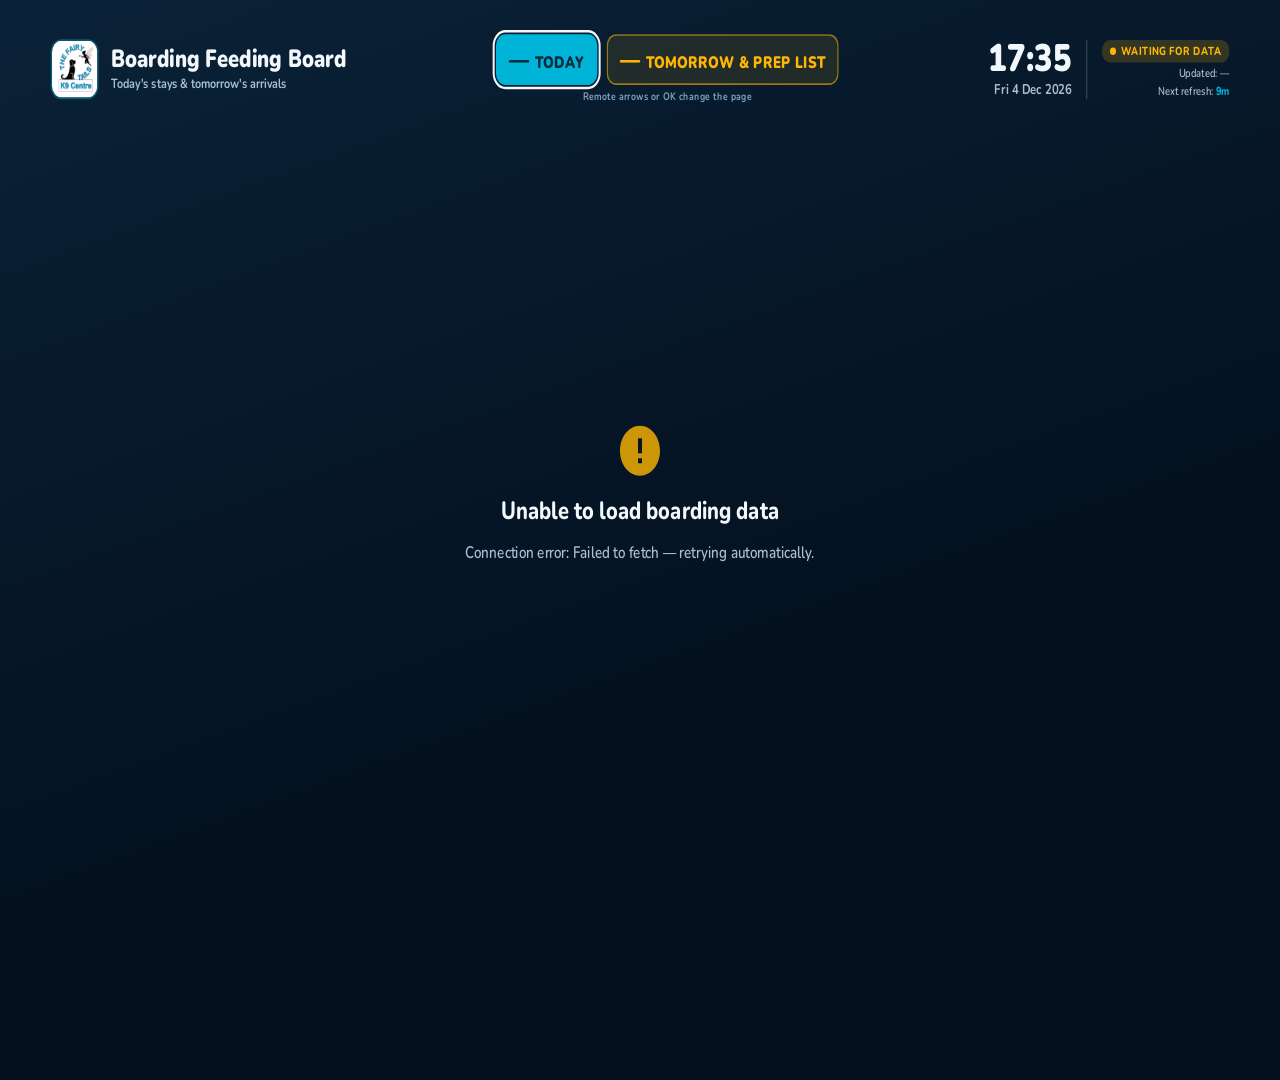
<file: tv-plans/index.html>
<!DOCTYPE html>
<html lang="en-GB">
<head>
  <meta charset="UTF-8">
  <meta name="viewport" content="width=device-width, initial-scale=1.0">
  <title>Fairy Tails K9 Centre — Boarding Feeding Board</title>
  <link rel="preconnect" href="https://fonts.googleapis.com">
  <link rel="preconnect" href="https://fonts.gstatic.com" crossorigin>
  <link href="https://fonts.googleapis.com/css2?family=Nunito:wght@400;600;700;800;900&display=swap" rel="stylesheet">
  <style>
    /* ============================================================
       Fairy Tails K9 Centre — Boarding Feeding Board
       Optimised for Hisense 40" 40E4QTUK FHD (1920x1080), wall-mounted,
       read by staff from 3-5 metres. Dark theme for distance legibility.

       Layout: header band -> one of two MANUALLY SELECTED pages (no
       auto-rotation — the header count pills are remote buttons):
         TODAY page — every dog staying today on ONE page (alphabetical,
           per-card auto-sized so nothing is ever truncated), full height;
         TOMORROW & PREP LIST page — two big alphabetical lists: FEED
           PREP (all of today's dogs, checkbox bullets, MEDS/ALLERGY
           flags) and ARRIVING TOMORROW (with full med detail).
       Remote input: click/cursor-OK on a pill selects that page; bare
       ArrowLeft/ArrowRight anywhere select (◄ TODAY / ► TOMORROW); and
       OK/Enter anywhere TOGGLES the page (debounced against key-repeat
       and dual keydown+click shells — see handleRemoteKey; its
       preventDefault suppresses the native focused-pill re-click).
       Dogs beyond tomorrow are filtered out client-side.

       No-scroll TV dashboard — everything fits one 1920x1080 screen.
       Content kept inside ~4% on every edge for TV overscan.
       ============================================================ */

    :root {
      /* Brand family */
      --ft-navy: #023E8A;
      --ft-blue: #0077B6;
      --ft-cyan: #00B4D8;
      --ft-amber: #FFB703;
      --ft-amber-deep: #E08D00;

      /* Dark theme surfaces */
      --bg-deep: #04101E;
      --bg-mid: #0A2238;
      --card-bg: #0D2440;
      --card-bg-2: #102C4E;

      /* Text */
      --text: #F2F7FB;
      --text-dim: #A7BFD4;
      --text-faint: #7FA3C0;

      /* Warnings */
      --med-red: #D90429;
      --allergy-amber: #F5A623;

      /* School (boarding school) marker */
      --school: #8B5CF6;

      /* Dynamic — set by JS. --tz is measured & sized PER CARD by fitTodayZone()
         to fill each card's cell; --med-clamp / --notes-clamp are generous line
         ceilings that trimOverflowingCards() only tightens as a last resort. */
      --tz: 1; /* Today-zone font scale (per-card fit overrides this) */
      /* High line ceilings so the clamp itself never truncates real data — the
         per-card auto-fit shrinks the font until the FULL med/notes fit, and
         trimOverflowingCards() only reduces these if even TZ_MIN overflows. */
      --med-clamp: 12;
      --notes-clamp: 12;
      --qty-clamp: 8;
    }

    * { margin: 0; padding: 0; box-sizing: border-box; }

    html, body {
      width: 100vw;
      height: 100vh;
      overflow: hidden;
      background: var(--bg-deep);
      font-family: 'Nunito', 'Segoe UI', sans-serif;
      color: var(--text);
      -webkit-font-smoothing: antialiased;
    }

    body {
      background: linear-gradient(160deg, var(--bg-mid) 0%, var(--bg-deep) 70%);
    }

    /* The board is laid out on a fixed 1920x1080 canvas and scaled to the
       real viewport by JS (fitToScreen). TV browsers often report a smaller
       CSS viewport (e.g. 1280x720 on Vidaa) than the panel — scaling the
       whole canvas keeps the design identical on every device. */
    .page {
      display: flex;
      flex-direction: column;
      width: 1920px;
      height: 1080px;
      -webkit-transform-origin: 0 0;
      transform-origin: 0 0;
      /* TV-safe area: ~4% of each edge (overscan) */
      padding: 38px 76px 38px;
    }

    /* ============================================================
       HEADER BAND
       ============================================================ */
    .header {
      display: flex;
      align-items: center;
      justify-content: space-between;
      gap: 24px;
      flex-shrink: 0;
      height: 90px;
      margin-bottom: 12px;
    }

    .header-left {
      display: flex;
      align-items: center;
      gap: 18px;
      min-width: 0;
    }

    .logo {
      width: 72px;
      height: 72px;
      border-radius: 16px;
      object-fit: cover;
      border: 2px solid rgba(0, 180, 216, 0.4);
      flex-shrink: 0;
    }

    .header-title h1 {
      font-size: 30px;
      font-weight: 900;
      color: var(--text);
      line-height: 1.15;
      white-space: nowrap;
    }

    .header-title .subtitle {
      font-size: 16px;
      font-weight: 700;
      color: var(--text-dim);
      margin-top: 2px;
      white-space: nowrap;
    }

    .header-mid {
      display: flex;
      flex-direction: column;
      align-items: center;
      gap: 5px;
      flex-shrink: 0;
    }

    .pill-row {
      display: flex;
      align-items: center;
      gap: 14px;
    }

    /* The count pills are the page-select BUTTONS (remote-driven): the
       selected page's pill is filled, the other is a dimmed outline. Real
       <button> elements so cursor-mode TV browsers can click them and
       spatial-nav browsers can focus them and send OK. */
    .count-pill {
      display: inline-block; /* old TV WebKit fallback — flex-in-button is patchy there */
      display: inline-flex;
      align-items: baseline;
      gap: 8px;
      padding: 10px 20px;
      border: 0;
      border-radius: 14px;
      font-family: inherit;
      font-size: 20px;
      font-weight: 900;
      letter-spacing: 0.5px;
      white-space: nowrap;
      cursor: pointer;
    }

    .count-pill .count-num { font-size: 30px; }

    .count-pill.today-pill {
      background: var(--ft-cyan);
      color: #062C3E;
    }

    .count-pill.tomorrow-pill {
      background: var(--ft-amber);
      color: #3A2A00;
    }

    /* Unselected page: ghost/outline version of the same colour family, so
       the filled pill unambiguously marks the page on screen. */
    .count-pill.unselected.today-pill {
      background: rgba(0, 180, 216, 0.10);
      color: var(--ft-cyan);
      box-shadow: inset 0 0 0 2px rgba(0, 180, 216, 0.55);
    }

    .count-pill.unselected.tomorrow-pill {
      background: rgba(255, 183, 3, 0.10);
      color: var(--ft-amber);
      box-shadow: inset 0 0 0 2px rgba(255, 183, 3, 0.55);
    }

    /* Remote focus ring (spatial-nav browsers move focus with the arrows) */
    .count-pill:focus {
      outline: 3px solid var(--text);
      outline-offset: 2px;
    }

    .pill-hint {
      font-size: 13px;
      font-weight: 700;
      letter-spacing: 0.5px;
      color: var(--text-faint);
      white-space: nowrap;
    }

    .header-right {
      display: flex;
      align-items: center;
      gap: 22px;
      flex-shrink: 0;
    }

    .clock-block { text-align: right; }

    .clock {
      font-size: 46px;
      font-weight: 900;
      line-height: 1;
      color: var(--text);
      font-variant-numeric: tabular-nums;
    }

    .clock-date {
      font-size: 17px;
      font-weight: 700;
      color: var(--text-dim);
      margin-top: 3px;
    }

    .status-block {
      text-align: right;
      border-left: 2px solid rgba(167, 191, 212, 0.25);
      padding-left: 22px;
    }

    .status-pill {
      display: inline-flex;
      align-items: center;
      gap: 7px;
      padding: 4px 12px;
      border-radius: 12px;
      font-size: 14px;
      font-weight: 800;
      letter-spacing: 0.6px;
      background: rgba(16, 185, 129, 0.15);
      color: #34D399;
    }

    .status-pill .status-dot {
      width: 9px;
      height: 9px;
      border-radius: 50%;
      background: #34D399;
      animation: pulse 2.5s ease-in-out infinite;
    }

    .status-pill.stale {
      background: rgba(255, 183, 3, 0.18);
      color: var(--ft-amber);
    }

    .status-pill.stale .status-dot {
      background: var(--ft-amber);
      animation: none;
    }

    @keyframes pulse {
      0%, 100% { opacity: 1; }
      50% { opacity: 0.35; }
    }

    .status-line {
      font-size: 14px;
      font-weight: 600;
      color: var(--text-dim);
      margin-top: 3px;
      white-space: nowrap;
    }

    .status-line .countdown { font-weight: 800; color: var(--ft-cyan); }

    /* ============================================================
       BANNERS (backend error / feeding warning) — slim, rare
       ============================================================ */
    .error-banner {
      background: rgba(217, 4, 41, 0.16);
      border: 1px solid rgba(217, 4, 41, 0.45);
      border-radius: 10px;
      padding: 7px 16px;
      margin-bottom: 10px;
      color: #FFB3BE;
      font-size: 16px;
      font-weight: 700;
      display: none;
      flex-shrink: 0;
      white-space: nowrap;
      overflow: hidden;
      text-overflow: ellipsis;
    }

    .feeding-warning {
      background: rgba(255, 183, 3, 0.12);
      border: 1px solid rgba(255, 183, 3, 0.4);
      border-radius: 10px;
      padding: 7px 16px;
      margin-bottom: 10px;
      color: #FFD477;
      font-size: 16px;
      font-weight: 700;
      display: none;
      flex-shrink: 0;
      white-space: nowrap;
      overflow: hidden;
      text-overflow: ellipsis;
    }

    /* ============================================================
       ZONE BARS (section headers)
       ============================================================ */
    .zone-bar {
      display: flex;
      align-items: center;
      justify-content: space-between;
      flex-shrink: 0;
      margin-bottom: 10px;
    }

    .zone-title {
      display: flex;
      align-items: center;
      gap: 12px;
      font-size: 21px;
      font-weight: 900;
      letter-spacing: 2px;
    }

    .zone-title .zone-rule {
      display: inline-block;
      width: 46px;
      height: 5px;
      border-radius: 3px;
    }

    .zone-title.today-title { color: var(--ft-cyan); }
    .zone-title.today-title .zone-rule { background: var(--ft-cyan); }

    .zone-title.tomorrow-title { color: var(--ft-amber); font-size: 19px; }
    .zone-title.tomorrow-title .zone-rule { background: var(--ft-amber); }

    /* ============================================================
       TODAY ZONE — the CARDS screen (never paged)
       ============================================================ */
    .today-zone {
      flex: 1;
      display: flex;
      flex-direction: column;
      min-height: 0;
    }

    .today-grid {
      flex: 1;
      display: grid;
      gap: calc(16px * var(--tz)); /* breathes with the cards as --tz grows */
      min-height: 0;
    }

    /* Layout classes set ONLY the grid geometry (columns x rows). The font
       scale (--tz) is no longer pinned per-count: fitTodayZone() measures the
       rendered cards and sizes EACH one to the largest scale that shows ALL of
       its text, so a near-empty board reads BIG and a packed board shrinks
       instead of truncating. Column choice (JS todayLayoutClass): 1=g1, 2=g2,
       3=g3, 4=g4, 5-6=g6, 7-8=g8 (4x2 — taller cards let long meds grow),
       9=g9 (3x3), 10=g10 (5x2), 11-12=g12 (4x3), 13-15=g15 (5x3),
       16-18=g18 (6x3), 19-20=g20 (5x4). Never paged — beyond the 20-dog
       design ceiling applyTodayLayout() derives an inline cols x rows so the
       board STILL renders one page (cards just get smaller). */
    .today-grid.g1 { grid-template-columns: minmax(0, 1100px); grid-template-rows: minmax(0, 1fr); justify-content: center; }
    .today-grid.g2 { grid-template-columns: repeat(2, minmax(0, 1fr)); grid-template-rows: minmax(0, 1fr); }
    .today-grid.g3 { grid-template-columns: repeat(3, minmax(0, 1fr)); grid-template-rows: minmax(0, 1fr); }
    .today-grid.g4 { grid-template-columns: repeat(2, minmax(0, 1fr)); grid-template-rows: repeat(2, minmax(0, 1fr)); }
    .today-grid.g6 { grid-template-columns: repeat(3, minmax(0, 1fr)); grid-template-rows: repeat(2, minmax(0, 1fr)); }
    .today-grid.g8 { grid-template-columns: repeat(4, minmax(0, 1fr)); grid-template-rows: repeat(2, minmax(0, 1fr)); }
    .today-grid.g9 { grid-template-columns: repeat(3, minmax(0, 1fr)); grid-template-rows: repeat(3, minmax(0, 1fr)); }
    .today-grid.g10 { grid-template-columns: repeat(5, minmax(0, 1fr)); grid-template-rows: repeat(2, minmax(0, 1fr)); }
    .today-grid.g12 { grid-template-columns: repeat(4, minmax(0, 1fr)); grid-template-rows: repeat(3, minmax(0, 1fr)); }
    .today-grid.g15 { grid-template-columns: repeat(5, minmax(0, 1fr)); grid-template-rows: repeat(3, minmax(0, 1fr)); }
    .today-grid.g18 { grid-template-columns: repeat(6, minmax(0, 1fr)); grid-template-rows: repeat(3, minmax(0, 1fr)); }
    .today-grid.g20 { grid-template-columns: repeat(5, minmax(0, 1fr)); grid-template-rows: repeat(4, minmax(0, 1fr)); }

    /* Density relief for packed layouts (g8 = 7-8 dogs, and every 10+ layout
       via the JS-added "dense" class). Food-type tags duplicate the quantity
       rows, so they give way; the type pill and head padding tighten. The
       auto-fit + trimOverflowingCards() still guarantee nothing is chopped
       mid-line. */
    .today-grid.g8 .meta-row .food-tag, .today-grid.dense .meta-row .food-tag { display: none; }
    .today-grid.g8 .type-pill, .today-grid.dense .type-pill { font-size: 14px; padding: 2px 7px; }
    .today-grid.g8 .tcard-head, .today-grid.dense .tcard-head { padding: 10px 16px 6px; }
    .today-grid.g8 .tcard-body, .today-grid.dense .tcard-body { gap: 6px; padding: 0 16px 12px; }
    /* Tighter gutters at 10+ so more of the fixed canvas goes to the cards. */
    .today-grid.dense { gap: 10px; }
    /* Note: med-card notes are NOT pre-hidden here — the per-card auto-fit shows
       them when there's room and trimOverflowingCards() sheds them only when a
       card genuinely cannot fit, so a 7-8 dog page keeps med-card notes. */

    /* ============================================================
       TODAY CARD
       ============================================================ */
    .tcard {
      background: linear-gradient(150deg, var(--card-bg-2) 0%, var(--card-bg) 60%);
      border: 1px solid rgba(0, 180, 216, 0.35);
      border-left: 10px solid var(--ft-cyan);
      border-radius: 16px;
      display: flex;
      flex-direction: column;
      min-height: 0;
      min-width: 0;
      overflow: hidden;
    }

    /* Prescription medication is the card state, not a small badge state. Keep the
       existing 10px border geometry and all measured content unchanged: cardFits()
       must size medication and non-medication cards from the same envelope. */
    .tcard.has-med {
      background: linear-gradient(150deg, #86182A 0%, #5C0A18 100%);
      border-color: rgba(255, 184, 194, 0.72);
      border-left-color: #FF6B7D;
    }

    .tcard.has-med .name-surname { color: #FFE5E9; }
    .tcard.has-med .type-pill,
    .tcard.has-med .type-pill.school {
      background: rgba(255, 255, 255, 0.18);
      color: #FFFFFF;
    }
    .tcard.has-med .meals-pill {
      background: #FFF0F2;
      border-color: #FFD0D7;
      color: #6A0C1B;
    }
    .tcard.has-med .allergy-chip {
      background: #FFD477;
      color: #3A2A00;
    }
    .tcard.has-med .allergy-chip .allergy-text { color: #3A2A00; }
    .tcard.has-med .supp-block {
      background: #E2F7EC;
      border-left-color: #10B981;
    }
    .tcard.has-med .supp-label { color: #075E43; }
    .tcard.has-med .supp-text { color: #123B30; }
    .tcard.has-med .notes-block {
      background: #FFF1C7;
      border-left-color: #F5A623;
    }
    .tcard.has-med .notes-label { color: #704700; }
    .tcard.has-med .notes-text { color: #352400; }
    .tcard.has-med .qty-row {
      background: rgba(255, 255, 255, 0.92);
      border-left-color: #0077B6;
    }
    .tcard.has-med .qty-label { color: #5C2430; }
    .tcard.has-med .qty-value { color: #241014; }

    .tcard-head {
      display: flex;
      align-items: center;
      justify-content: space-between;
      gap: 12px;
      padding: calc(12px * var(--tz)) calc(18px * var(--tz)) calc(8px * var(--tz));
      flex-shrink: 0;
    }

    .tcard-name {
      flex: 1 1 auto;
      font-size: calc(48px * var(--tz));
      font-weight: 900;
      color: var(--text);
      /* 1.3 (not 1.1) so the tall Nunito-900 glyphs are never clipped top/bottom
         and wrapped name lines don't overlap. */
      line-height: 1.3;
      display: flex;
      flex-wrap: wrap;
      align-items: baseline;
      gap: 0 0.25em;
      min-width: 0;
    }

    /* Dog first name + owner surname — surnames disambiguate same-named dogs,
       so both must stay visible. They share one line when they fit; in narrow
       cards the surname wraps to its own full-width line. Each part stays on one
       line (no mid-word break); if a part would overflow, cardFits() sees the
       clip (scrollWidth > clientWidth) and the auto-fit backs --tz off until the
       whole name fits — so the displayed name is never broken or truncated
       except for a single token longer than the card at the minimum scale, where
       overflow:hidden clips it cleanly rather than letting it spill over a
       neighbour. Surname is em-sized so it scales with the name font. */
    .name-first {
      flex: 0 1 auto;
      min-width: 0;
      max-width: 100%;
      white-space: normal;
      overflow: hidden;
    }

    .name-surname {
      flex: 0 1 auto;
      min-width: 0;
      max-width: 100%;
      white-space: normal;
      overflow: hidden;
      font-size: 0.62em;
      font-weight: 700;
      color: var(--text-dim);
    }

    /* Sits OUTSIDE the name block so a long name never swallows it */
    .type-pill {
      display: inline-block;
      font-size: calc(16px * var(--tz));
      font-weight: 800;
      text-transform: uppercase;
      letter-spacing: 1px;
      padding: calc(2px * var(--tz)) calc(9px * var(--tz));
      border-radius: 7px;
      background: rgba(0, 119, 182, 0.45);
      color: #BDE6F5;
      flex-shrink: 0;
      white-space: nowrap;
    }

    .type-pill.school {
      background: rgba(139, 92, 246, 0.4);
      color: #D6C5FB;
    }

    /* Meals chip lives in the card body's meta row */
    .meals-pill {
      display: inline-flex;
      align-items: center;
      font-size: calc(24px * var(--tz));
      font-weight: 800;
      color: var(--ft-cyan);
      background: rgba(0, 180, 216, 0.14);
      border: 1px solid rgba(0, 180, 216, 0.4);
      padding: calc(3px * var(--tz)) calc(11px * var(--tz));
      border-radius: 8px;
      white-space: nowrap;
    }

    .meta-row {
      display: flex;
      flex-wrap: wrap;
      align-items: center;
      gap: calc(8px * var(--tz));
      flex-shrink: 0;
    }

    .tcard-body {
      display: flex;
      flex-direction: column;
      gap: calc(8px * var(--tz));
      padding: 0 calc(18px * var(--tz)) calc(14px * var(--tz));
      flex: 1;
      min-height: 0;
      overflow: hidden;
    }

    /* Medication chip — first in the body so it is never clipped */
    .med-chip {
      display: flex;
      align-items: flex-start;
      gap: 10px;
      background: var(--med-red);
      border-radius: 10px;
      padding: calc(8px * var(--tz)) calc(12px * var(--tz));
      flex-shrink: 0;
    }

    .med-chip svg {
      width: calc(28px * var(--tz));
      height: calc(28px * var(--tz));
      fill: #fff;
      flex-shrink: 0;
      margin-top: calc(3px * var(--tz));
    }

    .med-chip .med-text {
      font-size: calc(28px * var(--tz));
      font-weight: 800;
      color: #fff;
      line-height: 1.25; /* clears Nunito's ~1.23em glyphs under overflow:hidden */
      display: -webkit-box;
      -webkit-line-clamp: var(--med-clamp, 12);
      -webkit-box-orient: vertical;
      overflow: hidden;
      overflow-wrap: anywhere;
      min-width: 0;
    }

    .med-chip .med-text .med-label { text-transform: uppercase; letter-spacing: 1px; }

    .allergy-chip {
      display: flex;
      align-items: center;
      gap: 10px;
      background: var(--allergy-amber);
      border-radius: 10px;
      padding: calc(7px * var(--tz)) calc(12px * var(--tz));
      flex-shrink: 0;
    }

    .allergy-chip svg {
      width: calc(26px * var(--tz));
      height: calc(26px * var(--tz));
      fill: #3A2A00;
      flex-shrink: 0;
    }

    .allergy-chip .allergy-text {
      font-size: calc(26px * var(--tz));
      font-weight: 900;
      color: #3A2A00;
      letter-spacing: 0.5px;
      white-space: nowrap;
      overflow: hidden;
      text-overflow: ellipsis;
    }

    /* Training-dog supplements (JotForm checklist qid 61) — their own subcard
       so routine wellness items never blur into the RED prescription
       medication chip. Green family = routine, not an alert. */
    .supp-block {
      padding: calc(6px * var(--tz)) calc(12px * var(--tz));
      background: rgba(16, 185, 129, 0.10);
      border-left: 5px solid #10B981;
      border-radius: 8px;
      overflow: hidden;
      min-height: 0;
      /* Same rationale as .notes-block: never flex-shrink, or the block would
         clip its own text while the body still "fits", hiding it from the
         auto-fit. Unfit supplements must overflow the body so fitCard sees it. */
      flex-shrink: 0;
    }

    .supp-label {
      font-size: calc(15px * var(--tz));
      font-weight: 800;
      color: #6EE7B7;
      text-transform: uppercase;
      letter-spacing: 1.2px;
      margin-bottom: 2px;
    }

    .supp-text {
      font-size: calc(26px * var(--tz));
      font-weight: 700;
      color: #C7F5E4;
      line-height: 1.25; /* clears Nunito's ~1.23em glyphs under overflow:hidden */
      overflow-wrap: anywhere;
      min-width: 0;
    }

    /* Quantity rows — the core feeding details */
    .qty-row {
      display: flex;
      align-items: flex-start; /* label stays top-aligned when the value wraps */
      gap: 12px;
      padding: calc(6px * var(--tz)) calc(12px * var(--tz));
      background: rgba(255, 255, 255, 0.055);
      border-left: 5px solid var(--ft-blue);
      border-radius: 8px;
      flex-shrink: 0;
      min-width: 0;
    }

    .qty-label {
      font-size: calc(20px * var(--tz));
      font-weight: 800;
      color: var(--text-dim);
      text-transform: uppercase;
      letter-spacing: 1px;
      line-height: 1.2;
      min-width: calc(80px * var(--tz));
      flex-shrink: 0;
    }

    .qty-value {
      font-size: calc(30px * var(--tz));
      font-weight: 800;
      color: var(--text);
      line-height: 1.25; /* clears Nunito's ~1.23em glyphs under overflow:hidden without over-tall rows */
      /* Wrap food quantities instead of ellipsizing them — staff must read the
         full amount. The high line-clamp ceiling never truncates real (short)
         food values; it only bounds a pathological free-text amount and gives
         trimOverflowingCards() a lever to clamp food BEFORE medication on a card
         that still cannot fit. The first qty-row is never dropped. */
      white-space: normal;
      overflow-wrap: anywhere;
      word-break: break-word;
      display: -webkit-box;
      -webkit-line-clamp: var(--qty-clamp, 8);
      -webkit-box-orient: vertical;
      overflow: hidden;
      min-width: 0;
    }

    /* Food type tags — supplementary, shown in the meta row */
    .food-tag {
      display: inline-flex;
      align-items: center;
      gap: 6px;
      padding: calc(3px * var(--tz)) calc(11px * var(--tz));
      border-radius: 8px;
      font-size: calc(24px * var(--tz));
      font-weight: 700;
      white-space: nowrap;
    }

    .food-tag svg {
      width: calc(20px * var(--tz));
      height: calc(20px * var(--tz));
      flex-shrink: 0;
    }

    .food-tag.kibble { background: rgba(217, 119, 6, 0.22); color: #FBBF77; }
    .food-tag.wet { background: rgba(8, 145, 178, 0.25); color: #7DE3F4; }
    .food-tag.tin { background: rgba(124, 58, 237, 0.25); color: #C9B2F8; }
    .food-tag.parent { background: rgba(5, 150, 105, 0.25); color: #6EE7B7; }
    .food-tag.special { background: rgba(220, 38, 38, 0.22); color: #FCA5A5; }

    /* Notes — clipped last (lowest priority in body order) */
    .notes-block {
      padding: calc(6px * var(--tz)) calc(12px * var(--tz));
      background: rgba(255, 183, 3, 0.09);
      border-left: 5px solid var(--ft-amber-deep);
      border-radius: 8px;
      overflow: hidden;
      min-height: 0;
      /* Do NOT flex-shrink: shrinking would let the block clip its own notes
         while the body still "fits", hiding truncation from the auto-fit. Keeping
         it rigid forces unfit notes to overflow the body, so fitCard() shrinks the
         font until they show in full (or trim sheds them as a last resort). */
      flex-shrink: 0;
    }

    .notes-label {
      font-size: calc(15px * var(--tz));
      font-weight: 800;
      color: var(--ft-amber);
      text-transform: uppercase;
      letter-spacing: 1.2px;
      margin-bottom: 2px;
    }

    .notes-text {
      font-size: calc(28px * var(--tz));
      font-weight: 600;
      color: #F4E3B2;
      line-height: 1.25; /* clears Nunito's ~1.23em glyphs under overflow:hidden */
      display: -webkit-box;
      -webkit-line-clamp: var(--notes-clamp, 12);
      -webkit-box-orient: vertical;
      overflow: hidden;
      overflow-wrap: anywhere;
    }

    /* Unmatched dog — no feeding record found */
    .no-match-banner {
      display: flex;
      align-items: center;
      gap: 10px;
      padding: calc(10px * var(--tz)) calc(14px * var(--tz));
      background: rgba(255, 183, 3, 0.1);
      border: 2px dashed rgba(255, 183, 3, 0.5);
      border-radius: 10px;
      flex-shrink: 0;
    }

    .no-match-banner svg {
      width: calc(28px * var(--tz));
      height: calc(28px * var(--tz));
      fill: var(--ft-amber);
      flex-shrink: 0;
    }

    .no-match-banner .no-match-text {
      font-size: calc(28px * var(--tz));
      font-weight: 800;
      color: var(--ft-amber);
    }

    /* ============================================================
       LISTS SCREEN — the "TOMORROW & PREP LIST" page: feed-prep
       checklist + tomorrow's arrivals, selected via the header pill.
       Both lists are alphabetical; --lz is the per-panel font scale,
       sized by renderNameList()/bisectScale() so every name shows.
       ============================================================ */
    .lists-zone {
      flex: 1;
      display: flex;
      gap: 36px;
      min-height: 0;
    }

    .list-panel {
      flex: 1;
      display: flex;
      flex-direction: column;
      min-width: 0;
      min-height: 0;
      background: rgba(255, 255, 255, 0.03);
      border: 1px solid rgba(0, 180, 216, 0.25);
      border-radius: 16px;
      padding: 22px 30px;
    }

    .list-panel.tomorrow-panel { border-color: rgba(255, 183, 3, 0.35); }

    .list-panel .zone-bar { margin-bottom: 14px; }

    .name-list {
      --lz: 1;
      flex: 1;
      min-height: 0;
      overflow: hidden;
      -webkit-column-gap: 44px; /* old TV WebKit — same reason as -webkit-transform */
      column-gap: 44px;
    }

    .list-item {
      display: flex;
      flex-wrap: wrap;
      align-items: baseline;
      gap: calc(6px * var(--lz)) calc(12px * var(--lz));
      padding: calc(7px * var(--lz)) 0;
      font-size: calc(36px * var(--lz));
      font-weight: 800;
      line-height: 1.3;
      color: var(--text);
      break-inside: avoid;
      -webkit-column-break-inside: avoid;
    }

    .list-item.has-med {
      background: #6F0D1B;
      box-shadow: inset 6px 0 #FF6B7D;
      border-radius: 8px;
      color: #FFFFFF;
    }
    .list-item.has-med .list-surname { color: #FFE5E9; }
    .list-item.has-med .med-detail { color: #FFFFFF; }
    .list-item.has-med .allergy-detail { color: #FFE09A; }
    .list-item.has-med .supp-detail { color: #C9F5E3; }

    /* Tick-box bullet — the prep list reads as a physical checklist */
    .prep-box {
      width: 0.7em;
      height: 0.7em;
      border: 3px solid var(--text-faint);
      border-radius: 5px;
      flex-shrink: 0;
      align-self: center;
    }

    /* overflow:hidden so a single token longer than the column at the --lz
       floor clips cleanly inside its own column instead of overlapping the
       next column's text (listFits' per-span check backs --lz off first). */
    .list-name { min-width: 0; overflow: hidden; }

    .list-surname {
      font-size: 0.62em;
      font-weight: 700;
      color: var(--text-dim);
      min-width: 0;
      overflow: hidden;
    }

    .list-flag {
      font-size: 0.5em;
      font-weight: 900;
      letter-spacing: 1px;
      padding: 0.15em 0.55em;
      border-radius: 6px;
      flex-shrink: 0;
      align-self: center;
      white-space: nowrap;
    }

    .list-flag.med { background: var(--med-red); color: #fff; }
    .list-flag.allergy, .list-flag.norecord { background: var(--allergy-amber); color: #3A2A00; }

    /* Full-width detail line under an ARRIVING TOMORROW name — arrivals have
       no card on either screen, so med/allergy detail must live here. */
    .list-detail {
      flex-basis: 100%;
      font-size: 0.55em;
      font-weight: 700;
      line-height: 1.3;
      overflow-wrap: anywhere;
      min-width: 0;
    }
    .list-detail.med-detail { color: #FF9DAB; }
    .list-detail.allergy-detail { color: #FFD477; }
    .list-detail.supp-detail { color: #A7EFD2; }

    /* Honest-failure banner: shown only if a list cannot fit even at LZ_MIN
       with 4 columns — silent clipping is never OK on a safety checklist. */
    .list-clip-warn {
      display: none;
      font-size: 16px;
      font-weight: 900;
      letter-spacing: 1px;
      color: #3A2A00;
      background: var(--allergy-amber);
      border-radius: 8px;
      padding: 4px 10px;
      white-space: nowrap;
    }

    /* Zone-level empty messages */
    .zone-empty {
      display: none;
      align-items: center;
      justify-content: center;
      color: var(--text-faint);
      font-size: 26px;
      font-weight: 700;
    }

    .today-zone .zone-empty { flex: 1; }
    .list-panel .zone-empty { flex: 1; }

    /* ============================================================
       LOADING / EMPTY / ERROR STATES
       ============================================================ */
    .loading-overlay {
      display: flex;
      flex-direction: column;
      align-items: center;
      justify-content: center;
      flex: 1;
      gap: 20px;
    }

    .spinner {
      width: 56px;
      height: 56px;
      border: 4px solid rgba(167, 191, 212, 0.2);
      border-top-color: var(--ft-cyan);
      border-radius: 50%;
      animation: spin 0.8s linear infinite;
    }

    @keyframes spin { to { transform: rotate(360deg); } }

    .loading-text {
      font-size: 24px;
      font-weight: 700;
      color: var(--text-dim);
    }

    .empty-state {
      display: none;
      flex-direction: column;
      align-items: center;
      justify-content: center;
      flex: 1;
      gap: 18px;
      color: var(--text-dim);
    }

    .empty-state svg { width: 84px; height: 84px; opacity: 0.4; fill: var(--ft-cyan); }
    .empty-state p { font-size: 32px; font-weight: 800; }
    .empty-state .empty-sub { font-size: 20px; font-weight: 600; color: var(--text-faint); }

    .offline-state {
      display: none;
      flex-direction: column;
      align-items: center;
      justify-content: center;
      flex: 1;
      gap: 16px;
    }

    .offline-state svg { width: 72px; height: 72px; fill: var(--ft-amber); opacity: 0.8; }
    .offline-state p { font-size: 30px; font-weight: 800; color: var(--text); }
    .offline-state .offline-sub { font-size: 20px; font-weight: 600; color: var(--text-dim); }
  </style>
</head>
<body>
  <div class="page" id="page">

    <div class="header">
      <div class="header-left">
        <img src="assets/img/logo.jpg" alt="Fairy Tails K9 Centre" class="logo" onerror="this.style.display='none'">
        <div class="header-title">
          <h1>Boarding Feeding Board</h1>
          <div class="subtitle">Today's stays &amp; tomorrow's arrivals</div>
        </div>
      </div>
      <div class="header-mid">
        <div class="pill-row">
          <button type="button" class="count-pill today-pill" id="todayPillBtn" aria-pressed="true"><span class="count-num" id="todayCount">—</span> TODAY</button>
          <!-- Label also appears in renderTodayCards' pointer message — keep in sync -->
          <button type="button" class="count-pill tomorrow-pill unselected" id="tomorrowPillBtn" aria-pressed="false"><span class="count-num" id="tomorrowCount">—</span> TOMORROW &amp; PREP LIST</button>
        </div>
        <div class="pill-hint">Remote arrows or OK change the page</div>
      </div>
      <div class="header-right">
        <div class="clock-block">
          <div class="clock" id="clock">--:--</div>
          <div class="clock-date" id="clockDate">—</div>
        </div>
        <div class="status-block">
          <div class="status-pill" id="statusPill"><span class="status-dot"></span><span id="statusText">LIVE</span></div>
          <div class="status-line">Updated: <span id="lastUpdated">—</span></div>
          <div class="status-line">Next refresh: <span class="countdown" id="countdown">—</span></div>
        </div>
      </div>
    </div>

    <div class="error-banner" id="errorBanner"></div>
    <div class="feeding-warning" id="feedingWarning"></div>

    <div class="loading-overlay" id="loadingState">
      <div class="spinner"></div>
      <div class="loading-text">Fetching boarding &amp; feeding data&hellip;</div>
    </div>

    <div class="empty-state" id="emptyState">
      <svg viewBox="0 0 24 24"><ellipse cx="8" cy="6.5" rx="2.2" ry="2.8"/><ellipse cx="16" cy="6.5" rx="2.2" ry="2.8"/><ellipse cx="4.5" cy="11.5" rx="2" ry="2.5"/><ellipse cx="19.5" cy="11.5" rx="2" ry="2.5"/><path d="M12 22c-3.5 0-6.5-2.5-7-5.5-.3-1.8.5-3.5 2-4.5 1-.7 2.2-1 3.3-1h3.4c1.1 0 2.3.3 3.3 1 1.5 1 2.3 2.7 2 4.5-.5 3-3.5 5.5-7 5.5z"/></svg>
      <p>No dogs boarding today or arriving tomorrow</p>
      <div class="empty-sub">The board refreshes automatically at 07:00, 13:00 and 18:00</div>
    </div>

    <div class="offline-state" id="offlineState">
      <svg viewBox="0 0 24 24"><path d="M12 2C6.48 2 2 6.48 2 12s4.48 10 10 10 10-4.48 10-10S17.52 2 12 2zm1 15h-2v-2h2v2zm0-4h-2V7h2v6z"/></svg>
      <p>Unable to load boarding data</p>
      <div class="offline-sub" id="offlineSub">Retrying shortly&hellip;</div>
    </div>

    <div class="today-zone" id="todayZone" style="display:none;">
      <div class="zone-bar">
        <div class="zone-title today-title"><span class="zone-rule"></span>STAYING TODAY</div>
      </div>
      <div class="today-grid" id="todayGrid"></div>
      <div class="zone-empty" id="todayEmpty">No dogs boarding today</div>
    </div>

    <div class="lists-zone" id="listsZone" style="display:none;">
      <div class="list-panel prep-panel">
        <div class="zone-bar">
          <div class="zone-title today-title"><span class="zone-rule"></span>FEED PREP — IN TONIGHT</div>
          <span class="list-clip-warn" id="prepClipWarn">⚠ LIST TOO LONG — SOME NAMES CLIPPED</span>
        </div>
        <div class="name-list" id="prepList"></div>
        <div class="zone-empty" id="prepEmpty">No dogs in tonight</div>
      </div>
      <div class="list-panel tomorrow-panel">
        <div class="zone-bar">
          <div class="zone-title tomorrow-title"><span class="zone-rule"></span>ARRIVING TOMORROW</div>
          <span class="list-clip-warn" id="tomorrowClipWarn">⚠ LIST TOO LONG — SOME NAMES CLIPPED</span>
        </div>
        <div class="name-list" id="tomorrowList"></div>
        <div class="zone-empty" id="tomorrowListEmpty">No new arrivals tomorrow</div>
      </div>
    </div>

  </div>

  <script>
    // ============================================================
    // CONFIGURATION
    // ============================================================
    var API_URL = 'https://script.google.com/macros/s/AKfycbz2kc3lJbrGk7lw9jVcZMdUrPWjRx4qBARM8YVAIARhYAlQwCzlhHBbKswyOcVHytmB7Q/exec';
    var API_TOKEN = 'ft-k9-board-2024-sec';

    // Refresh at 07:00, 13:00, 18:00 (browser local time — TV must be on Europe/London).
    // Three calls a day keeps us well under Acuity's bandwidth quota and matches
    // the shift boundaries when feeding info actually needs to be read.
    var SCHEDULED_REFRESH_HOURS = [7, 13, 18];

    // A failed fetch retries after this many minutes rather than waiting for the
    // next scheduled slot. The backend serves from its own cache / stale fallback,
    // so retries do not hit Acuity's quota.
    var RETRY_MINUTES = 10;

    // A fetch that never settles (stalled connection, TV Wi-Fi drop mid-response)
    // is abandoned after this long so refreshes can never be wedged permanently.
    var FETCH_TIMEOUT_MS = 90 * 1000;

    // Page selection is MANUAL (owner decision 2026-07-26, revised same day):
    // there is NO auto-rotation. The header count pills are remote buttons —
    // TODAY shows the cards page, TOMORROW & PREP LIST shows the lists page —
    // and the board stays on the chosen page until the other button is
    // pressed. Dog cards are NEVER paged — a full house just makes each card
    // smaller (see TZ_MIN).

    // Auto-fit bounds. fitTodayZone() sizes EACH card independently: it grows a
    // card's font scale (--tz) up to TZ_MAX to fill its cell (a near-empty card
    // reads huge) or shrinks it toward TZ_MIN so a long medication shows in
    // FULL rather than being clamped. The floor is deliberately LOW (owner
    // decision 2026-07-26: shrink as far as needed, never truncate) — on a
    // packed board a wordy card gets small text rather than hidden text. Only
    // when even TZ_MIN overflows does trimOverflowingCards() shed lower-
    // priority content. Per-card (not one global scale) is what stops a single
    // very busy card — e.g. a 150-char med list — from pinning every other
    // card small. FIT_ITERS bisections per card.
    var TZ_MIN = 0.3;
    var TZ_MAX = 2.2;
    var FIT_ITERS = 8;

    // Same idea for the lists screen: --lz is the per-panel list font scale.
    var LZ_MIN = 0.4;
    var LZ_MAX = 1.5;

    var CACHE_KEY = 'ftFeedingBoardLastGood';

    var DAY_NAMES = ['Sun', 'Mon', 'Tue', 'Wed', 'Thu', 'Fri', 'Sat'];
    var MONTH_NAMES = ['Jan', 'Feb', 'Mar', 'Apr', 'May', 'Jun',
                       'Jul', 'Aug', 'Sep', 'Oct', 'Nov', 'Dec'];

    // ============================================================
    // STATE — single source of truth, one master timer (no stacking)
    // ============================================================
    var state = {
      lastGoodData: null,     // last successfully fetched API payload
      haveLiveFetch: false,   // true once this page-load has fetched successfully
      fetchFailed: false,     // last fetch attempt failed
      lastFetchError: '',     // human-readable reason shown while stale
      fetching: false,
      fetchStartedAt: 0,      // watchdog: when the in-flight fetch began
      fetchSeq: 0,            // watchdog: invalidates abandoned fetches
      nextRefreshTime: null,
      dayStamp: '',           // 'YYYY-MM-DD' — change triggers midnight re-classification
      todayDogs: [],          // alphabetical (sortDogsAlpha) — the display order
      tomorrowDogs: [],       // alphabetical
      screen: 'cards',        // 'cards' | 'lists' — which page is selected
      userSelected: false,    // true once a remote press chose a page — the
                              // choice is then sticky until midnight resets it
      // Data-version stamps: page switches skip the rebuild (innerHTML +
      // ~9 forced reflows per card) when a page was already rendered for
      // the current data — the switch becomes a pure display toggle.
      renderVersion: 0,
      todayRenderedVersion: -1,
      listsRenderedVersion: -1
    };

    // Wrapped so the clock source is a single seam (and testable).
    function nowDate() { return new Date(); }

    // ============================================================
    // DATE HELPERS
    // ============================================================
    function dateStamp(d) {
      return d.getFullYear() + '-' +
        ('0' + (d.getMonth() + 1)).slice(-2) + '-' +
        ('0' + d.getDate()).slice(-2);
    }

    function formatLastUpdated(isoStr) {
      var d = new Date(isoStr);
      if (isNaN(d.getTime())) return '—';
      var hours = d.getHours();
      var mins = ('0' + d.getMinutes()).slice(-2);
      var ampm = hours >= 12 ? 'pm' : 'am';
      hours = hours % 12 || 12;
      return hours + ':' + mins + ampm + ', ' +
             DAY_NAMES[d.getDay()] + ' ' + d.getDate() + ' ' + MONTH_NAMES[d.getMonth()];
    }

    function escapeHtml(str) {
      var div = document.createElement('div');
      div.appendChild(document.createTextNode(str));
      return div.innerHTML;
    }

    // ============================================================
    // CLASSIFICATION — today vs tomorrow, derived client-side
    // ============================================================

    /**
     * Splits dogs into today's stays and tomorrow's arrivals.
     * - "Staying today": checkIn <= today AND checkOut > today
     * - "Arriving tomorrow": checkIn == tomorrow (and not already staying —
     *   a dog both boarding now and staying tomorrow counts as TODAY)
     * Dogs whose stay starts after tomorrow are dropped from the display.
     * Recomputed on every render so the board rolls over at midnight.
     */
    function classifyDogs(dogs) {
      var now = nowDate();
      var todayStr = dateStamp(now);
      var tomorrow = new Date(now.getTime());
      tomorrow.setDate(tomorrow.getDate() + 1);
      var tomorrowStr = dateStamp(tomorrow);

      var tagged = [];
      for (var i = 0; i < dogs.length; i++) {
        var dog = dogs[i];
        if (!dog || !dog.checkIn || !dog.checkOut) continue;
        var stayingToday = (dog.checkIn <= todayStr && dog.checkOut > todayStr);
        var arrivingTomorrow = (dog.checkIn === tomorrowStr);
        if (stayingToday) {
          tagged.push({ dog: dog, zone: 'today' });
        } else if (arrivingTomorrow) {
          tagged.push({ dog: dog, zone: 'tomorrow' });
        }
        // Anything else (already gone, or arriving after tomorrow) is hidden.
      }

      var deduped = deduplicateTagged(tagged);

      var todayDogs = [];
      var tomorrowDogs = [];
      for (var j = 0; j < deduped.length; j++) {
        if (deduped[j].zone === 'today') todayDogs.push(deduped[j].dog);
        else tomorrowDogs.push(deduped[j].dog);
      }
      return { today: todayDogs, tomorrow: tomorrowDogs };
    }

    /**
     * De-duplicates dogs (same name + surname) across both zones. Output
     * order is irrelevant (renderBoard re-sorts with sortDogsAlpha) — only
     * WHICH record wins matters. Priority when records collide:
     * today-zone beats tomorrow-zone, then medication, then matched,
     * then the later check-in.
     */
    function deduplicateTagged(tagged) {
      var seen = {};
      var result = [];

      for (var i = 0; i < tagged.length; i++) {
        var entry = tagged[i];
        var dog = entry.dog;
        var key = (dog.dogName || '').toLowerCase() + '|' + (dog.ownerSurname || '').toLowerCase();

        if (!seen[key]) {
          seen[key] = { index: result.length, entry: entry };
          result.push(entry);
        } else {
          var existing = seen[key].entry;
          var replaceExisting = false;

          if (existing.zone === 'tomorrow' && entry.zone === 'today') {
            replaceExisting = true;
          } else if (existing.zone === entry.zone) {
            var existingHasMed = existing.dog.feeding && existing.dog.feeding.medication === 'Yes';
            var newHasMed = dog.feeding && dog.feeding.medication === 'Yes';
            if (!existingHasMed && newHasMed) {
              replaceExisting = true;
            } else if (existingHasMed === newHasMed) {
              if (!existing.dog.matched && dog.matched) {
                replaceExisting = true;
              } else if (existing.dog.matched === dog.matched && dog.checkIn > existing.dog.checkIn) {
                replaceExisting = true;
              }
            }
          }

          if (replaceExisting) {
            result[seen[key].index] = entry;
            seen[key].entry = entry;
          }
        }
      }

      return result;
    }

    /**
     * Alphabetical display order: dog first name, then owner surname to break
     * ties (two Rubys). The backend still sends medication dogs first — that
     * order mattered when the board paged (meds had to land on page 1), but
     * every dog is on screen at once now, so the board re-sorts into the A-Z
     * scan staff expect. Case-insensitive.
     */
    function sortDogsAlpha(dogs) {
      // localeCompare, not < : code-point order files 'Ébony' after 'Zeus',
      // and staff scanning the checklist under E would skip the row.
      return dogs.slice().sort(function(a, b) {
        var cmp = (a.dogName || '').toLowerCase().localeCompare((b.dogName || '').toLowerCase());
        if (cmp) return cmp;
        return (a.ownerSurname || '').toLowerCase().localeCompare((b.ownerSurname || '').toLowerCase());
      });
    }

    // ============================================================
    // SVG ICONS
    // ============================================================
    var FOOD_TYPE_MAP = {
      'Kibble': {
        cls: 'kibble', label: 'Kibble',
        icon: '<svg viewBox="0 0 24 24" fill="currentColor"><path d="M12 2C7 2 3 6 3 11c0 3 1.5 5.5 4 7v2c0 .6.4 1 1 1h8c.6 0 1-.4 1-1v-2c2.5-1.5 4-4 4-7 0-5-4-9-9-9zm-1 15h-1v-2h1v2zm3 0h-1v-2h1v2zm1.5-4.5c-.8.5-1.5 1-1.5 1.5h-4c0-.5-.7-1-1.5-1.5C7.5 12 7 10.5 7 9.5 7 7 9.2 5 12 5s5 2 5 4.5c0 1-.5 2.5-1.5 3z"/></svg>'
      },
      'Wet Food - Sachet/Tray': {
        cls: 'wet', label: 'Wet — Sachet',
        icon: '<svg viewBox="0 0 24 24" fill="currentColor"><path d="M12 3c-4.97 0-9 4.03-9 9s4.03 9 9 9 9-4.03 9-9-4.03-9-9-9zm0 16c-3.86 0-7-3.14-7-7s3.14-7 7-7 7 3.14 7 7-3.14 7-7 7z"/><circle cx="12" cy="12" r="4"/></svg>'
      },
      'Wet Food - Tin': {
        cls: 'tin', label: 'Wet — Tin',
        icon: '<svg viewBox="0 0 24 24" fill="currentColor"><path d="M12 2C8.1 2 5 3.3 5 5v14c0 1.7 3.1 3 7 3s7-1.3 7-3V5c0-1.7-3.1-3-7-3zm0 2c3.3 0 5 .9 5 1s-1.7 1-5 1-5-.9-5-1 1.7-1 5-1zm5 15c0 .1-1.7 1-5 1s-5-.9-5-1V7.9c1.2.7 3 1.1 5 1.1s3.8-.4 5-1.1V19z"/></svg>'
      },
      'Pre-Portioned by parents': {
        cls: 'parent', label: 'Pre-Portioned',
        icon: '<svg viewBox="0 0 24 24" fill="currentColor"><path d="M20 6h-2.18c.11-.31.18-.65.18-1 0-1.66-1.34-3-3-3-1.05 0-1.96.54-2.5 1.35l-.5.67-.5-.68C10.96 2.54 10.05 2 9 2 7.34 2 6 3.34 6 5c0 .35.07.69.18 1H4c-1.11 0-1.99.89-1.99 2L2 19c0 1.11.89 2 2 2h16c1.11 0 2-.89 2-2V8c0-1.11-.89-2-2-2zm-5-2c.55 0 1 .45 1 1s-.45 1-1 1-1-.45-1-1 .45-1 1-1zM9 4c.55 0 1 .45 1 1s-.45 1-1 1-1-.45-1-1 .45-1 1-1zm11 15H4v-2h16v2zm0-5H4V8h5.08L7 10.83 8.62 12 12 7.4l3.38 4.6L17 10.83 14.92 8H20v6z"/></svg>'
      },
      'Special Requirements': {
        cls: 'special', label: 'Special',
        icon: '<svg viewBox="0 0 24 24" fill="currentColor"><path d="M12 2L1 21h22L12 2zm0 4l7.5 13h-15L12 6zm-1 6v4h2v-4h-2zm0 5v2h2v-2h-2z"/></svg>'
      }
    };

    var medIconSVG = '<svg viewBox="0 0 24 24"><path d="M19 3H5c-1.1 0-2 .9-2 2v14c0 1.1.9 2 2 2h14c1.1 0 2-.9 2-2V5c0-1.1-.9-2-2-2zm-2 10h-4v4h-2v-4H7v-2h4V7h2v4h4v2z"/></svg>';
    var warningIconSVG = '<svg viewBox="0 0 24 24"><path d="M12 2C6.48 2 2 6.48 2 12s4.48 10 10 10 10-4.48 10-10S17.52 2 12 2zm1 15h-2v-2h2v2zm0-4h-2V7h2v6z"/></svg>';
    var allergyIconSVG = '<svg viewBox="0 0 24 24"><path d="M12 2L1 21h22L12 2zm0 4l7.5 13h-15L12 6zm-1 6v4h2v-4h-2zm0 5v2h2v-2h-2z"/></svg>';

    // ============================================================
    // CARD BUILDERS
    // ============================================================
    function getTypeBadgeLabel(type) {
      return type === 'school' ? 'School' : 'Holiday';
    }

    function formatMealsBadge(mealsStr) {
      if (!mealsStr) return '—';
      var lower = mealsStr.toLowerCase();
      var num = '?';
      if (lower.indexOf('one') !== -1 || lower.indexOf('1') !== -1) num = '1';
      else if (lower.indexOf('two') !== -1 || lower.indexOf('2') !== -1) num = '2';
      else if (lower.indexOf('three') !== -1 || lower.indexOf('3') !== -1) num = '3';
      return num + '×/day';
    }

    // Allergy detection: the JotForm has no dedicated allergy field, so owners
    // write allergies into the special notes. Flag any note mentioning them.
    function hasAllergyNote(feeding) {
      return !!(feeding && feeding.specialNotes && /allerg/i.test(feeding.specialNotes));
    }

    // Pull the sentence mentioning the allergy out of the notes so the chip is
    // self-contained even when the notes block is trimmed for space.
    function allergyChipText(feeding) {
      var parts = feeding.specialNotes.split(/[.;\n!]+/);
      for (var i = 0; i < parts.length; i++) {
        if (/allerg/i.test(parts[i]) && parts[i].replace(/\s+/g, ' ').trim()) {
          return 'ALLERGY: ' + parts[i].replace(/\s+/g, ' ').trim();
        }
      }
      return 'ALLERGY — see notes';
    }

    var MED_FALLBACK_TEXT = 'See medication bag / check with owner';

    function buildFoodTags(foodTypes) {
      if (!foodTypes || foodTypes.length === 0) return '';
      var html = '';
      for (var i = 0; i < foodTypes.length; i++) {
        var type = foodTypes[i];
        // Amount-less types are shown as their own feeding row (buildQuantityRows),
        // so don't also render them as a tag — that would double them up.
        if (type === 'Pre-Portioned by parents' || type === 'Special Requirements') continue;
        var info = FOOD_TYPE_MAP[type];
        if (info) {
          html += '<span class="food-tag ' + info.cls + '">' + info.icon + escapeHtml(info.label) + '</span>';
        } else {
          html += '<span class="food-tag special">' + FOOD_TYPE_MAP['Special Requirements'].icon + escapeHtml(type) + '</span>';
        }
      }
      return html;
    }

    function buildQuantityRows(feeding) {
      var html = '';
      if (feeding.kibbleSummary) {
        html += '<div class="qty-row"><span class="qty-label">Kibble</span><span class="qty-value">' + escapeHtml(feeding.kibbleSummary) + '</span></div>';
      }
      if (feeding.wetFood) {
        html += '<div class="qty-row"><span class="qty-label">Wet</span><span class="qty-value">' + escapeHtml(feeding.wetFood) + '</span></div>';
      }
      if (feeding.tinFood) {
        html += '<div class="qty-row"><span class="qty-label">Tin</span><span class="qty-value">' + escapeHtml(feeding.tinFood) + '</span></div>';
      }
      // Food types that carry NO measured amount: render them as their own
      // feeding row so they stay visible (the food-type tags are hidden in the
      // dense g8 layout, which would otherwise drop a dog like Lola Hall whose
      // only feeding info is "Pre-portioned by parents"). Pre-portioned needs no
      // quantity — staff give the portion the parents send.
      var types = feeding.foodTypes || [];
      for (var t = 0; t < types.length; t++) {
        if (types[t] === 'Pre-Portioned by parents') {
          html += '<div class="qty-row"><span class="qty-label">Food</span><span class="qty-value">Pre-portioned by parents</span></div>';
        } else if (types[t] === 'Special Requirements') {
          html += '<div class="qty-row"><span class="qty-label">Special</span><span class="qty-value">See notes</span></div>';
        }
      }
      return html;
    }

    function buildNotesBlock(notes) {
      if (!notes) return '';
      return '<div class="notes-block"><div class="notes-label">Notes</div><div class="notes-text">' + escapeHtml(notes) + '</div></div>';
    }

    function buildMedChip(feeding) {
      if (!feeding || feeding.medication !== 'Yes') return '';
      var details = feeding.medicationDetails || MED_FALLBACK_TEXT;
      return '<div class="med-chip">' + medIconSVG +
               '<div class="med-text"><span class="med-label">Medication:</span> ' + escapeHtml(details) + '</div>' +
             '</div>';
    }

    /**
     * Escaped supplement values, or [] — shared by the card subcard AND the
     * arrivals detail line (an arriving dog's supplements must show on the
     * TOMORROW & PREP LIST, its only surface, or they'd be invisible until
     * the dog already checked in). Guarded for records parsed before the
     * field existed (stale caches have no `supplements` key).
     */
    function suppParts(feeding) {
      var supps = feeding && feeding.supplements;
      if (!supps || supps.length === 0) return [];
      var parts = [];
      for (var i = 0; i < supps.length; i++) {
        if (supps[i]) parts.push(escapeHtml(String(supps[i])));
      }
      return parts;
    }

    /**
     * Training-dog supplements subcard (green) — deliberately SEPARATE from
     * the red medication chip, which stays prescription-only. Values come
     * from the JotForm checklist verbatim.
     */
    function buildSupplementsBlock(feeding) {
      var parts = suppParts(feeding);
      if (parts.length === 0) return '';
      return '<div class="supp-block"><div class="supp-label">Supplements</div>' +
             '<div class="supp-text">' + parts.join(' &middot; ') + '</div></div>';
    }

    function buildAllergyChip(feeding) {
      if (!hasAllergyNote(feeding)) return '';
      return '<div class="allergy-chip">' + allergyIconSVG +
               '<span class="allergy-text">' + escapeHtml(allergyChipText(feeding)) + '</span>' +
             '</div>';
    }

    function buildNoMatchBanner() {
      return '<div class="no-match-banner">' + warningIconSVG +
             '<span class="no-match-text">No feeding record — check JotForm</span></div>';
    }

    /* Dog name + owner surname (surname disambiguates same-named dogs). The
       escape-both / surname-optional / never-drop-the-surname contract lives
       ONLY here — cards and lists both render through it. */
    function buildNamePartsHtml(dog, firstClass, surnameClass) {
      var html = '<span class="' + firstClass + '">' + escapeHtml(dog.dogName) + '</span>';
      if (dog.ownerSurname) {
        html += '<span class="' + surnameClass + '">' + escapeHtml(dog.ownerSurname) + '</span>';
      }
      return html;
    }

    function buildDogNameHtml(dog) {
      return buildNamePartsHtml(dog, 'name-first', 'name-surname');
    }

    function buildTodayCard(dog) {
      var feeding = dog.feeding;
      var stayType = dog.type || 'boarding';
      var pillClass = 'type-pill' + (stayType === 'school' ? ' school' : '');
      var hasMed = !!(feeding && feeding.medication === 'Yes');

      // No "TODAY" badge here: the whole zone is titled "STAYING TODAY" (and the
      // cyan left-border marks it), so a per-card badge is redundant and only
      // steals header width from the dog/owner name. The type pill (Holiday /
      // School) stays — that IS per-dog and drives the card colour.
      var html = '<div class="tcard' + (hasMed ? ' has-med' : '') + '">';
      html += '<div class="tcard-head">' +
                '<div class="tcard-name">' + buildDogNameHtml(dog) + '</div>' +
                '<span class="' + pillClass + '">' + getTypeBadgeLabel(stayType) + '</span>' +
              '</div>';

      html += '<div class="tcard-body">';
      if (dog.matched && feeding) {
        // Safety-critical chips first so they are never clipped; supplements
        // sit below them (routine, not an alert) but above the food rows.
        html += buildMedChip(feeding);
        html += buildAllergyChip(feeding);
        html += buildSupplementsBlock(feeding);
        html += buildQuantityRows(feeding);
        html += '<div class="meta-row">' +
                  '<span class="meals-pill">' + formatMealsBadge(feeding.mealsPerDay) + '</span>' +
                  buildFoodTags(feeding.foodTypes) +
                '</div>';
        html += buildNotesBlock(feeding.specialNotes);
      } else {
        html += buildNoMatchBanner();
      }
      html += '</div></div>';
      return html;
    }

    /**
     * One row of the lists screen: [checkbox] DogName Surname [MEDS] [ALLERGY].
     * withBox=true adds the prep-checklist tick box (today dogs — their full
     * detail lives on the cards page). withDetail=true is for the ARRIVING
     * TOMORROW list, whose dogs have NO card on either page: it prints the
     * medication details, allergy sentence AND supplements under the name,
     * so arrival med/supplement info is never reduced to a bare flag.
     */
    function buildListItem(dog, withBox, withDetail) {
      var feeding = dog.feeding;
      var hasMed = !!(feeding && feeding.medication === 'Yes');
      var html = '<div class="list-item' + (hasMed ? ' has-med' : '') + '">';
      if (withBox) html += '<span class="prep-box"></span>';
      html += buildNamePartsHtml(dog, 'list-name', 'list-surname');
      if (feeding && feeding.medication === 'Yes') {
        html += '<span class="list-flag med">MEDS</span>';
      }
      if (hasAllergyNote(feeding)) {
        html += '<span class="list-flag allergy">ALLERGY</span>';
      }
      if (!dog.matched) {
        html += '<span class="list-flag norecord">NO RECORD</span>';
      }
      if (withDetail && feeding && feeding.medication === 'Yes') {
        html += '<div class="list-detail med-detail">' +
                escapeHtml(feeding.medicationDetails || MED_FALLBACK_TEXT) + '</div>';
      }
      if (withDetail && hasAllergyNote(feeding)) {
        html += '<div class="list-detail allergy-detail">' + escapeHtml(allergyChipText(feeding)) + '</div>';
      }
      if (withDetail) {
        var sd = suppParts(feeding);
        if (sd.length) {
          html += '<div class="list-detail supp-detail">' + sd.join(' &middot; ') + '</div>';
        }
      }
      html += '</div>';
      return html;
    }

    // ============================================================
    // RENDER
    // ============================================================
    function el(id) { return document.getElementById(id); }

    // Column geometry for ONE page of `count` dogs — the board NEVER pages.
    // 7-8 use g8 (4x2): the taller cards let a long medication grow bigger
    // than a wider-but-shorter 3-column card would. The ladder runs to the
    // 20-dog design ceiling (g20 = 5x4); applyTodayLayout() handles beyond.
    function todayLayoutClass(count) {
      if (count <= 1) return 'g1';
      if (count === 2) return 'g2';
      if (count === 3) return 'g3';
      if (count === 4) return 'g4';
      if (count <= 6) return 'g6';
      if (count <= 8) return 'g8';
      if (count === 9) return 'g9';
      if (count === 10) return 'g10';
      if (count <= 12) return 'g12';
      if (count <= 15) return 'g15';
      if (count <= 18) return 'g18';
      return 'g20';
    }

    /**
     * Applies the one-page grid geometry for `count` dogs. 10+ adds "dense"
     * (tighter gutters, food-tags hidden — their info is in the qty rows).
     * Beyond the 20-dog design ceiling there is no class: derive an inline
     * cols x rows (max 4 rows) so the board still renders every dog on one
     * page rather than paging or spilling off-screen.
     */
    function applyTodayLayout(grid, count) {
      grid.style.gridTemplateColumns = '';
      grid.style.gridTemplateRows = '';
      if (count <= 20) {
        grid.className = 'today-grid ' + todayLayoutClass(count) + (count >= 10 ? ' dense' : '');
        return;
      }
      var cols = Math.ceil(count / 4);
      var rows = Math.ceil(count / cols);
      grid.className = 'today-grid dense';
      grid.style.gridTemplateColumns = 'repeat(' + cols + ', minmax(0, 1fr))';
      grid.style.gridTemplateRows = 'repeat(' + rows + ', minmax(0, 1fr))';
    }

    function setMainView(view) {
      el('loadingState').style.display = view === 'loading' ? 'flex' : 'none';
      el('emptyState').style.display = view === 'empty' ? 'flex' : 'none';
      el('offlineState').style.display = view === 'offline' ? 'flex' : 'none';
      // 'board' shows exactly ONE of the two selectable pages.
      el('todayZone').style.display = (view === 'board' && state.screen === 'cards') ? 'flex' : 'none';
      el('listsZone').style.display = (view === 'board' && state.screen === 'lists') ? 'flex' : 'none';
    }

    function renderTodayCards() {
      // Already rendered for this data version — the page switch only needs
      // the display toggle (fitted --tz values persist in the DOM).
      if (state.todayRenderedVersion === state.renderVersion) return;
      state.todayRenderedVersion = state.renderVersion;

      var grid = el('todayGrid');
      var emptyMsg = el('todayEmpty');
      var dogs = state.todayDogs;

      if (dogs.length === 0) {
        grid.style.display = 'none';
        // With arrivals in the system this page is normally pinned away by
        // renderBoard; if a manual press lands here anyway, say where the
        // information went instead of showing a dead end.
        // Page name below must stay in sync with #tomorrowPillBtn's label.
        emptyMsg.textContent = state.tomorrowDogs.length > 0
          ? 'No dogs boarding today — arrivals & feed prep are on the TOMORROW & PREP LIST page'
          : 'No dogs boarding today';
        emptyMsg.style.display = 'flex';
        return;
      }
      emptyMsg.style.display = 'none';
      grid.style.display = 'grid';

      applyTodayLayout(grid, dogs.length);

      var html = '';
      for (var i = 0; i < dogs.length; i++) html += buildTodayCard(dogs[i]);
      grid.innerHTML = html;
      // Grow the font to fill the available space (few dogs / short text), then
      // shed only what still cannot fit below the TZ_MIN floor. Order matters:
      // fit first so trim measures the final, chosen scale.
      fitTodayZone(grid);
      trimOverflowingCards(grid);
    }

    /**
     * Does this single card's content fit its (fixed-height) grid cell? Measured
     * in pre-transform layout pixels (clientHeight / scrollHeight), which
     * fitToScreen's CSS transform does not affect — never getBoundingClientRect().
     */
    function cardFits(card) {
      if (card.scrollHeight > card.clientHeight + 1) return false;
      var body = card.querySelector('.tcard-body');
      if (body && (body.scrollHeight > body.clientHeight + 1 ||
                   body.scrollWidth > body.clientWidth + 1)) return false;
      // Name parts now WRAP (overflow-wrap:anywhere) rather than ellipsize, so a
      // too-wide name grows the head vertically — caught by the card/body height
      // checks above. These zero-tolerance width checks are a backstop for the
      // rare unbreakable token and for the header row overflowing (type pill
      // crowding the name); a clipped header means "does not fit" so --tz backs off.
      var parts = card.querySelectorAll('.name-first, .name-surname');
      for (var p = 0; p < parts.length; p++) {
        if (parts[p].scrollWidth > parts[p].clientWidth) return false;
      }
      var head = card.querySelector('.tcard-head');
      if (head && head.scrollWidth > head.clientWidth) return false;
      return true;
    }

    /**
     * Auto-fit: size EACH card independently. The grid cells are a fixed height
     * (grid 1fr rows), so a card's content either has spare room (grow the font
     * to fill it — a near-empty card reads BIG) or it doesn't (shrink toward
     * TZ_MIN so a long medication / notes still show in FULL). Sizing per card
     * stops one very busy card from pinning every other card small. If even
     * TZ_MIN overflows, the card is left at the floor for trimOverflowingCards()
     * to shed. ~9 reflows per card; runs once per page render (never on the 1s
     * tick), so there is no loop and no measurable cost.
     */
    /**
     * Shared floor/ceiling/bisect used by fitCard (--tz) and the list panels
     * (--lz): sets `prop` to the largest scale in [min, max] where fitsFn()
     * holds. Monotonic: a larger scale never reduces content size, so this
     * cannot oscillate. Returns false when even the floor overflows (the
     * floor is left set; the caller decides the fallback).
     */
    function bisectScale(node, prop, min, max, fitsFn) {
      node.style.setProperty(prop, min);
      void node.offsetHeight;
      if (!fitsFn()) return false;

      node.style.setProperty(prop, max);
      void node.offsetHeight;
      if (fitsFn()) return true;

      var lo = min, hi = max;
      for (var n = 0; n < FIT_ITERS; n++) {
        var mid = (lo + hi) / 2;
        node.style.setProperty(prop, mid);
        void node.offsetHeight;
        if (fitsFn()) lo = mid; else hi = mid;
      }
      node.style.setProperty(prop, lo);
      void node.offsetHeight;
      return true;
    }

    function fitCard(card) {
      // A false return means even TZ_MIN overflows — the floor stays set and
      // trimOverflowingCards() sheds content.
      bisectScale(card, '--tz', TZ_MIN, TZ_MAX, function() { return cardFits(card); });
    }

    function fitTodayZone(grid) {
      if (!grid || grid.clientHeight <= 0) return;
      var cards = grid.children;
      for (var i = 0; i < cards.length; i++) fitCard(cards[i]);
    }

    /**
     * Busy cards (medication + allergy + several quantity rows + notes) can
     * exceed the fixed card height. Rather than clipping text mid-line, shed
     * the lowest-priority content until the card fits, in order: clamp the
     * notes to one line; drop the notes; drop the supplements subcard; drop
     * the meals/food-tags row; drop extra quantity rows from the bottom up
     * (the first always stays); and finally clamp the medication details.
     * The medication chip, allergy chip and primary quantity row are never
     * removed — and medication (prescription) always outlives supplements.
     */
    function trimOverflowingCards(grid) {
      var bodies = grid.querySelectorAll('.tcard-body');
      for (var i = 0; i < bodies.length; i++) {
        var body = bodies[i];
        var fits = function() { return body.scrollHeight <= body.clientHeight + 1; };
        if (fits()) continue;

        var notesText = body.querySelector('.notes-text');
        if (notesText) {
          notesText.style.webkitLineClamp = '1';
          if (fits()) continue;
        }

        var victims = ['.notes-block', '.supp-block', '.meta-row'];
        var done = false;
        for (var j = 0; j < victims.length; j++) {
          var victim = body.querySelector(victims[j]);
          if (victim) {
            victim.style.display = 'none';
            if (fits()) { done = true; break; }
          }
        }
        if (done) continue;

        var qtyRows = body.querySelectorAll('.qty-row');
        for (var k = qtyRows.length - 1; k >= 1; k--) {
          qtyRows[k].style.display = 'none';
          if (fits()) { done = true; break; }
        }
        if (done) continue;

        // Food yields BEFORE medication. The first qty-row is never dropped, so a
        // very long (free-text) food amount is clamped here — keeping medication
        // text at full length. Real food values are 1-2 lines, so this is a no-op
        // unless an owner typed a paragraph into the amount.
        var qtyVals = body.querySelectorAll('.qty-value');
        if (qtyVals.length) {
          var qtyClamps = ['3', '2', '1'];
          for (var q = 0; q < qtyClamps.length; q++) {
            for (var qv = 0; qv < qtyVals.length; qv++) qtyVals[qv].style.webkitLineClamp = qtyClamps[q];
            if (fits()) { done = true; break; }
          }
          if (done) continue;
        }

        // Medication is the most safety-critical text, so it is clamped LAST and
        // PROGRESSIVELY — keep as many lines as still fit (4 -> 3 -> 2 -> 1)
        // rather than dropping straight to one line. The med chip itself is never
        // removed.
        var medText = body.querySelector('.med-chip .med-text');
        if (medText) {
          var medClamps = ['4', '3', '2', '1'];
          for (var m = 0; m < medClamps.length; m++) {
            medText.style.webkitLineClamp = medClamps[m];
            if (fits()) { done = true; break; }
          }
          if (done) continue;
        }

        // Last resort: compress the body's own spacing.
        body.style.gap = '4px';
        body.style.paddingBottom = '4px';
      }
    }

    /**
     * The LISTS screen: feed-prep checklist (every dog staying today — they
     * are all in overnight, so every feed gets prepped) and tomorrow's
     * arrivals (withDetail: their med/allergy text lives HERE — arrivals have
     * no card on either screen). Both alphabetical.
     */
    function renderListsScreen() {
      if (state.listsRenderedVersion === state.renderVersion) return;
      state.listsRenderedVersion = state.renderVersion;
      renderNameList('prepList', 'prepEmpty', 'prepClipWarn', state.todayDogs, true, false);
      renderNameList('tomorrowList', 'tomorrowListEmpty', 'tomorrowClipWarn', state.tomorrowDogs, false, true);
    }

    /**
     * A panel "fits" only when the container overflows on NEITHER axis
     * (overflow in a fixed column-count box spills into extra off-screen
     * columns, growing scrollWidth) AND every name span shows in full — a
     * long name overflowing its own column into the next one never grows the
     * container, so the per-span check (same idea as cardFits) is what stops
     * two dogs' names overlapping.
     */
    function listFits(list) {
      if (list.scrollHeight > list.clientHeight + 1 ||
          list.scrollWidth > list.clientWidth + 1) return false;
      var parts = list.querySelectorAll('.list-name, .list-surname');
      for (var p = 0; p < parts.length; p++) {
        if (parts[p].scrollWidth > parts[p].clientWidth + 1) return false;
      }
      return true;
    }

    function renderNameList(listId, emptyId, warnId, dogs, withBox, withDetail) {
      var list = el(listId);
      var emptyMsg = el(emptyId);
      el(warnId).style.display = 'none';
      if (dogs.length === 0) {
        list.style.display = 'none';
        emptyMsg.style.display = 'flex';
        return;
      }
      emptyMsg.style.display = 'none';
      list.style.display = 'block';
      var html = '';
      for (var i = 0; i < dogs.length; i++) html += buildListItem(dogs[i], withBox, withDetail);
      list.innerHTML = html;
      // One column reads best; escalate columns — and finally show the clip
      // banner — only when even the LZ_MIN floor overflows. A safety checklist
      // must never clip silently.
      var baseCols = dogs.length > 16 ? 3 : (dogs.length > 8 ? 2 : 1);
      var fitted = false;
      for (var cols = baseCols; cols <= 4 && !fitted; cols++) {
        list.style.columnCount = String(cols);
        list.style.webkitColumnCount = String(cols); // old TV WebKit
        fitted = bisectScale(list, '--lz', LZ_MIN, LZ_MAX, function() { return listFits(list); });
      }
      if (!fitted) el(warnId).style.display = 'inline-block';
    }

    /**
     * Full board render from state.lastGoodData. Re-classifies today/tomorrow
     * from the device's current date (so midnight rollover only needs a render).
     */
    function renderBoard() {
      var data = state.lastGoodData;
      var errorEl = el('errorBanner');
      var feedingWarnEl = el('feedingWarning');

      // Day-change detection lives HERE (not only in masterTick) so it works
      // even during a no-data outage: yesterday's manual page choice is stale
      // the moment the date flips, data or no data.
      var todayStamp = dateStamp(nowDate());
      if (state.dayStamp && state.dayStamp !== todayStamp) {
        state.userSelected = false;
      }
      state.dayStamp = todayStamp;

      if (!data) {
        // Nothing to show at all — keep a styled message up, never a blank screen.
        if (state.fetchFailed) {
          setMainView('offline');
        } else {
          setMainView('loading');
        }
        updateStatusDisplay();
        return;
      }

      // Backend error string (e.g. "Showing last known data — upstream error: …")
      // or a client-side fetch failure both mean the data may be out of date.
      if (data.error) {
        errorEl.textContent = data.error;
        errorEl.style.display = 'block';
      } else if (state.fetchFailed) {
        errorEl.textContent = state.lastFetchError ||
          'Connection problem — showing the last data received. The board will retry automatically.';
        errorEl.style.display = 'block';
      } else {
        errorEl.style.display = 'none';
      }

      if (data.feedingError) {
        feedingWarnEl.textContent = data.feedingError;
        feedingWarnEl.style.display = 'block';
      } else {
        feedingWarnEl.style.display = 'none';
      }

      var zones = classifyDogs(data.dogs || []);
      // Alphabetical display order for the cards AND both lists (owner rule
      // 2026-07-26); the backend's med-first order is only a transport order now.
      state.todayDogs = sortDogsAlpha(zones.today);
      state.tomorrowDogs = sortDogsAlpha(zones.tomorrow);
      state.renderVersion++; // both screens must rebuild for the new data

      el('todayCount').textContent = String(zones.today.length);
      el('tomorrowCount').textContent = String(zones.tomorrow.length);

      if (zones.today.length === 0 && zones.tomorrow.length === 0) {
        // With an error in play, "no dogs" would be a misleading factual claim —
        // show the problem state instead of the cheerful empty board.
        if (data.error || state.fetchFailed) {
          el('offlineSub').textContent = data.error || state.lastFetchError ||
                                         'Connection problem — retrying automatically.';
          setMainView('offline');
        } else {
          setMainView('empty');
        }
      } else {
        // Page choice per render. With NO today dogs the lists page is PINNED
        // on every render — the cards page is a bare shell and the arrivals'
        // med detail lives ONLY on the lists page, so safety overrides even a
        // sticky manual TODAY choice (a manual press still shows cards until
        // the next render, where the enriched empty message points the way).
        // Otherwise an explicit remote choice is sticky; without one, TODAY.
        if (zones.today.length === 0) {
          // The pin also CLEARS the sticky flag: the manual choice it just
          // overrode is void, and a stale flag would otherwise keep the board
          // parked on the lists page even after today dogs appear hours later.
          state.screen = 'lists';
          state.userSelected = false;
        } else if (!state.userSelected) {
          state.screen = 'cards';
        }
        renderActiveScreen();
      }

      updatePillSelection();
      updateStatusDisplay();
    }

    /**
     * Shows whichever page is selected and renders it. The fit
     * routines measure layout, so the zone must be visible (display set by
     * setMainView) BEFORE its render runs — a display:none zone measures 0.
     */
    function renderActiveScreen() {
      setMainView('board');
      if (state.screen === 'cards') renderTodayCards();
      else renderListsScreen();
    }

    function updateStatusDisplay() {
      var pill = el('statusPill');
      var statusText = el('statusText');
      var data = state.lastGoodData;

      var stale = state.fetchFailed || !state.haveLiveFetch || !!(data && data.error);
      if (stale && data) {
        pill.className = 'status-pill stale';
        statusText.textContent = 'DATA MAY BE OUT OF DATE';
      } else if (stale) {
        pill.className = 'status-pill stale';
        statusText.textContent = 'WAITING FOR DATA';
      } else {
        pill.className = 'status-pill';
        statusText.textContent = 'LIVE';
      }

      el('lastUpdated').textContent = data && data.lastUpdated ? formatLastUpdated(data.lastUpdated) : '—';
    }

    // ============================================================
    // PAGE SELECTION — the header pills are remote buttons; no rotation
    // ============================================================

    /**
     * Reflects state.screen on the two pill buttons (filled = selected,
     * ghost = the other page) and keeps focus on the selected pill so a
     * spatial-nav remote's OK always has a sane target. Focus is safe to
     * steal — the pills are the only focusable things on the page.
     */
    function updatePillSelection() {
      var todayBtn = el('todayPillBtn');
      var tomBtn = el('tomorrowPillBtn');
      var cards = state.screen === 'cards';
      todayBtn.className = 'count-pill today-pill' + (cards ? '' : ' unselected');
      tomBtn.className = 'count-pill tomorrow-pill' + (cards ? ' unselected' : '');
      todayBtn.setAttribute('aria-pressed', cards ? 'true' : 'false');
      tomBtn.setAttribute('aria-pressed', cards ? 'false' : 'true');
      var target = cards ? todayBtn : tomBtn;
      if (document.activeElement !== target) {
        try { target.focus(); } catch (e) { /* some TV browsers refuse — fine */ }
      }
    }

    /**
     * Selects a page ('cards' | 'lists') from a remote press. Only a press
     * that actually CHANGES the page marks the choice sticky — a visibly
     * no-op press must not silently disable the default/pin logic hours
     * later. With NO dogs at all (empty/offline/loading view) the press is
     * ignored entirely: there is no visible page to change, and an invisible
     * sticky flip would make the next data render open on the wrong page.
     */
    function selectScreen(which) {
      if (state.todayDogs.length === 0 && state.tomorrowDogs.length === 0) {
        updatePillSelection();
        return;
      }
      var changed = state.screen !== which;
      if (changed) {
        state.userSelected = true;
        state.screen = which;
        renderActiveScreen();
      }
      updatePillSelection();
    }

    /**
     * Remote keys work from anywhere on the page (some TV browsers pass raw
     * key events instead of doing spatial navigation): ◄ = TODAY,
     * ► = TOMORROW & PREP LIST (deterministic — matches the pills' on-screen
     * order), and OK/Enter TOGGLES the page. The toggle is what makes OK
     * honest on spatial-nav browsers: focus always sits on the SELECTED pill
     * (updatePillSelection), so OK's native button activation alone could
     * only ever re-press the current page; preventDefault suppresses that
     * redundant native click. Cursor-mode remotes still change pages via
     * real click events on the pills, which this handler never sees.
     * Checks e.key AND e.keyCode: old TV WebKits only set keyCode.
     */
    // Enter/OK toggle debounce. Two failure modes it closes: a HELD OK button
    // auto-repeats keydown and would strobe the pages (old TV WebKits don't
    // set e.repeat, so a time window is needed, not just the flag); and some
    // TV shells send BOTH keydown(13) and an independent synthesized click
    // for one OK press (ignoring keydown preventDefault) — the click lands
    // inside the window and must not un-toggle the toggle. Arrows need no
    // debounce (their target is idempotent).
    var TOGGLE_DEBOUNCE_MS = 450;
    var lastToggleAt = 0;

    function handleRemoteKey(e) {
      var key = e.key || '';
      var code = e.keyCode || 0;
      if (key === 'ArrowLeft' || code === 37) {
        selectScreen('cards');
      } else if (key === 'ArrowRight' || code === 39) {
        selectScreen('lists');
      } else if (key === 'Enter' || code === 13) {
        var now = new Date().getTime();
        if (!e.repeat && now - lastToggleAt > TOGGLE_DEBOUNCE_MS) {
          lastToggleAt = now;
          selectScreen(state.screen === 'cards' ? 'lists' : 'cards');
        }
      } else {
        return;
      }
      if (e.preventDefault) e.preventDefault();
    }

    // ============================================================
    // DATA LOADING & REFRESH
    // ============================================================
    function scheduleRetry() {
      var retryAt = nowDate().getTime() + RETRY_MINUTES * 60 * 1000;
      state.nextRefreshTime = Math.min(retryAt, computeNextRefreshTime());
    }

    function loadData() {
      if (state.fetching) return;
      state.fetching = true;
      state.fetchStartedAt = nowDate().getTime();
      state.fetchSeq++;
      var seq = state.fetchSeq;

      var fetchUrl = API_URL + (API_URL.indexOf('?') === -1 ? '?' : '&') +
                     'mode=feeding&token=' + encodeURIComponent(API_TOKEN);

      fetch(fetchUrl)
        .then(function(response) {
          if (!response.ok) throw new Error('HTTP ' + response.status);
          return response.json();
        })
        .then(function(data) {
          // Abandoned by the watchdog — a newer fetch owns the state now.
          if (seq !== state.fetchSeq) return;
          state.fetching = false;

          // The backend can answer 200 OK with an error and no usable dogs
          // (bad token, first-run failure with no stale copy). Never let such
          // a payload replace genuine data or poison the localStorage cache.
          var dogsOk = data && Object.prototype.toString.call(data.dogs) === '[object Array]';
          var usable = dogsOk && (data.dogs.length > 0 || !data.error);

          if (!usable && state.lastGoodData && state.lastGoodData.dogs &&
              state.lastGoodData.dogs.length > 0) {
            state.fetchFailed = true;
            state.lastFetchError = ((data && data.error) ? data.error : 'Received an empty update') +
                                   ' — keeping the last good data.';
            scheduleRetry();
            renderBoard();
            return;
          }

          state.fetchFailed = false;
          state.haveLiveFetch = true;
          state.lastGoodData = data;
          if (usable) {
            try {
              window.localStorage.setItem(CACHE_KEY, JSON.stringify(data));
            } catch (e) { /* storage unavailable on some TV browsers — fine */ }
          }
          state.nextRefreshTime = computeNextRefreshTime();
          renderBoard();
        })
        .catch(function(err) {
          if (seq !== state.fetchSeq) return;
          state.fetching = false;
          state.fetchFailed = true;
          // Keep showing the last good data (never blank the board) and
          // retry sooner than the next scheduled slot.
          state.lastFetchError = 'Connection problem — showing the last data received. ' +
                                 'The board will retry automatically.';
          scheduleRetry();
          el('offlineSub').textContent = 'Connection error: ' + (err && err.message ? err.message : err) +
                                         ' — retrying automatically.';
          renderBoard();
        });
    }

    function computeNextRefreshTime() {
      var now = nowDate();
      for (var i = 0; i < SCHEDULED_REFRESH_HOURS.length; i++) {
        var candidate = new Date(now.getTime());
        candidate.setHours(SCHEDULED_REFRESH_HOURS[i], 0, 0, 0);
        if (candidate.getTime() > now.getTime()) return candidate.getTime();
      }
      // All of today's slots have passed — schedule for tomorrow's first slot
      var tomorrow = new Date(now.getTime());
      tomorrow.setDate(tomorrow.getDate() + 1);
      tomorrow.setHours(SCHEDULED_REFRESH_HOURS[0], 0, 0, 0);
      return tomorrow.getTime();
    }

    function formatCountdown(ms) {
      if (ms <= 0) return 'now';
      var totalSecs = Math.floor(ms / 1000);
      var hours = Math.floor(totalSecs / 3600);
      var mins = Math.floor((totalSecs % 3600) / 60);
      var secs = totalSecs % 60;
      if (hours > 0) return hours + 'h ' + ('0' + mins).slice(-2) + 'm';
      if (mins >= 5) return mins + 'm';
      return mins + 'm ' + ('0' + secs).slice(-2) + 's';
    }

    // ============================================================
    // MASTER TICK — the only interval on the page, created once.
    // Drives the clock, countdown, midnight rollover and scheduled
    // refreshes. Page changes are remote-driven only (no rotation).
    // ============================================================
    function masterTick() {
      var now = nowDate();

      // Live clock + date
      el('clock').textContent = ('0' + now.getHours()).slice(-2) + ':' + ('0' + now.getMinutes()).slice(-2);
      el('clockDate').textContent = DAY_NAMES[now.getDay()] + ' ' + now.getDate() + ' ' +
                                    MONTH_NAMES[now.getMonth()] + ' ' + now.getFullYear();

      // Countdown to next refresh / retry
      if (state.nextRefreshTime) {
        el('countdown').textContent = formatCountdown(state.nextRefreshTime - now.getTime());
      }

      // Midnight rollover: re-classify today/tomorrow without a reload.
      // renderBoard itself notices the day change and resets the manual page
      // choice — deliberately NOT gated on lastGoodData, so the reset happens
      // even mid-outage (without data renderBoard just refreshes the status).
      if (state.dayStamp && dateStamp(now) !== state.dayStamp) {
        renderBoard();
      }

      // Watchdog: abandon a fetch that never settles so a single stalled
      // request can never permanently block all future refreshes.
      if (state.fetching && now.getTime() - state.fetchStartedAt > FETCH_TIMEOUT_MS) {
        state.fetching = false;
        state.fetchFailed = true;
        state.fetchSeq++; // late responses from the hung request are discarded
        state.lastFetchError = 'Request timed out — showing the last data received. ' +
                               'The board will retry automatically.';
        scheduleRetry();
        el('offlineSub').textContent = 'Request timed out — retrying automatically.';
        renderBoard();
      }

      // Scheduled refresh / failure retry
      if (state.nextRefreshTime && now.getTime() >= state.nextRefreshTime && !state.fetching) {
        // Push the marker forward immediately so a slow fetch can't double-fire.
        state.nextRefreshTime = computeNextRefreshTime();
        loadData();
      }

      // No page rotation: the selected page stays until a remote press picks
      // the other one (handleRemoteKey / the pill buttons).
    }

    // ============================================================
    // BOOT
    // ============================================================

    // Scale the fixed 1920x1080 canvas to fill the actual viewport.
    function fitToScreen() {
      var sx = (window.innerWidth || 1920) / 1920;
      var sy = (window.innerHeight || 1080) / 1080;
      var page = document.getElementById('page');
      var value = 'scale(' + sx + ', ' + sy + ')';
      page.style.webkitTransform = value;
      page.style.transform = value;
    }

    function boot() {
      fitToScreen();
      window.addEventListener('resize', fitToScreen);
      // Page-select inputs: pill clicks (cursor-mode remotes) plus raw keys
      // (arrows select, OK/Enter toggles) for browsers that pass key events
      // straight through. pillClick ignores a click landing inside the
      // Enter-toggle debounce window — on shells that send BOTH keydown(13)
      // and a synthesized click for one OK press, that click would otherwise
      // instantly un-toggle the toggle.
      function pillClick(which) {
        if (new Date().getTime() - lastToggleAt <= TOGGLE_DEBOUNCE_MS) return;
        selectScreen(which);
      }
      el('todayPillBtn').addEventListener('click', function() { pillClick('cards'); });
      el('tomorrowPillBtn').addEventListener('click', function() { pillClick('lists'); });
      document.addEventListener('keydown', handleRemoteKey);
      // Stamp the day at boot: a remote press during the pre-data loading view
      // must not leave a sticky choice that renderBoard's day-change reset
      // can't see (the reset needs a prior stamp to compare against).
      state.dayStamp = dateStamp(nowDate());
      updatePillSelection();
      // Restore the last good payload so the board is never blank on
      // startup, even if the first fetch fails (e.g. overnight outage).
      try {
        var cached = window.localStorage.getItem(CACHE_KEY);
        if (cached) {
          state.lastGoodData = JSON.parse(cached);
          renderBoard();
        }
      } catch (e) { /* corrupt cache or no storage — start from loading state */ }

      state.nextRefreshTime = computeNextRefreshTime();
      loadData();
      setInterval(masterTick, 1000);
      masterTick();

      // The auto-fit measures text, so it must run with the real web font (Nunito
      // 900 is wider/taller than the Segoe UI fallback). If the first render
      // happened before the font loaded, re-render once it is ready so the fit is
      // computed against the final glyphs. Guarded for browsers without the API.
      if (document.fonts && document.fonts.ready && typeof document.fonts.ready.then === 'function') {
        document.fonts.ready.then(function() {
          if (state.lastGoodData) renderBoard();
        });
      }
    }

    document.addEventListener('DOMContentLoaded', boot);
  </script>
</body>
</html>
</file>
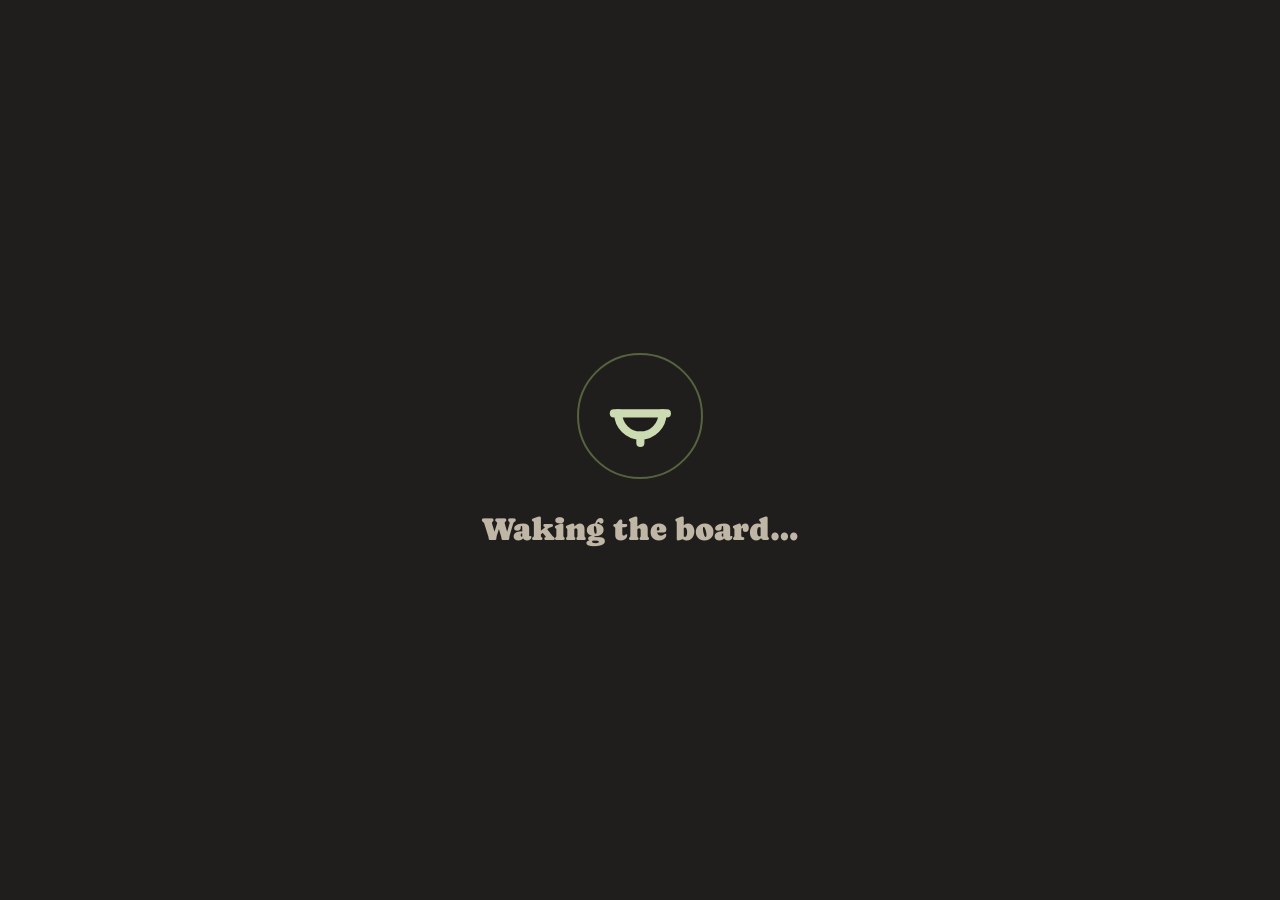
<file: display/display.html>
<!DOCTYPE html>
<html lang="en">
<head>
    <meta charset="UTF-8">
    <meta name="viewport" content="width=device-width, initial-scale=1.0">
    <title>Feeding Report - TV Display</title>
    <!--
      SOURCE FILE — do not deploy this file directly.
      The "// @@CONTRACT@@" marker below is replaced with shared/contract.js by
      scripts/publish_display.sh, which pushes the assembled page to the
      Fairytails123/frmdisplay Pages repo (the TV's URL). Opening this raw source
      in a browser will fail (FRM_CONTRACT undefined) — that is expected.

      History: reworked 2026-07-26 (phase 2 of the tablet+TV consolidation) from the
      original OneDrive Feedingreport_display.html: hardened fetch (12s abort),
      in-flight guards, offline detection + TV-readable staleness banner, single
      version source. Restyled 2026-08-05 to the Organic design system
      (design_handoff_feeding_board/designs/Feeding TV Display.dc.html) — all of the
      connection-health and refresh machinery above is unchanged.

      The organising idea: a car dashboard at night. A clean bowl is dim; a problem
      glows. Nothing competes for attention unless somebody has to act on it.
    -->
    <link rel="preconnect" href="https://fonts.googleapis.com">
    <link rel="preconnect" href="https://fonts.gstatic.com" crossorigin>
    <link href="https://fonts.googleapis.com/css2?family=Caprasimo:wght@400&family=Figtree:wght@400;600;700&display=swap" rel="stylesheet">
    <style>
        :root {
            /* neutral ramp */
            --color-neutral-100: #f9f4ed;
            --color-neutral-200: #eee7db;
            --color-neutral-300: #dcd3c4;
            --color-neutral-400: #c0b6a5;
            --color-neutral-500: #a19786;
            --color-neutral-600: #82796a;
            --color-neutral-700: #645c50;
            --color-neutral-800: #474238;
            --color-neutral-900: #2e2b25;

            /* terracotta ramp */
            --color-accent:     #c67139;
            --color-accent-100: #fff2eb;
            --color-accent-200: #ffe1d0;
            --color-accent-300: #ffc6a5;
            --color-accent-400: #f6a06b;
            --color-accent-500: #d67f48;
            --color-accent-600: #b2622d;
            --color-accent-700: #8c491a;
            --color-accent-800: #643312;
            --color-accent-900: #402310;

            /* sage ramp */
            --color-accent-2-200: #e1eecc;
            --color-accent-2-300: #ccdbb2;
            --color-accent-2-400: #aebf92;
            --color-accent-2-600: #728157;
            --color-accent-2-700: #56633f;
            --color-accent-2-800: #3d472b;
            --color-accent-2-900: #272e1b;

            /* prescription medication danger.
           SAFETY - not style drift. These tokens and the .has-rx rule below are in NO handoff
           token ramp on purpose: design_handoff_feeding_board/README.md section 6 predates
           them and lists the card states as a closed set. Removing them to "restore the spec"
           deletes the only medication signal on the screen staff read at the kennel.
           See design_handoff_feeding_board/AS-BUILT.md section 9. */
        /* prescription medication danger */
            --color-danger:      #b42318;
            --color-danger-dark: #7a1710;
            --color-danger-text: #fff5f4;

            /* dark ground */
            --tv-bg:         #201e1d;
            --tv-card:       #2e2b25;
            --tv-card-warn:  #332b23;   /* half */
            --tv-card-alert: #3a2a1c;   /* quarter */
            --tv-card-stop:  #402310;   /* none */

            --font-heading: "Caprasimo", Georgia, serif;
            --font-body: "Figtree", system-ui, -apple-system, "Segoe UI", sans-serif;
        }

        * { margin: 0; padding: 0; box-sizing: border-box; }

        html, body {
            width: 100%; height: 100%;
            overflow: hidden;
            background: var(--tv-bg);
            color: var(--color-neutral-100);
            font-family: var(--font-body);
            -webkit-font-smoothing: antialiased;
        }

        /* Every size on this page is a multiple of --u, so one page reads identically
           on the 32" 1366x768 set, on 1080p and on 4K.
           --u is 1cqh (1% of the display's own height) where container query units
           exist, and falls back to 1vh where they do not. The TV browser is not ours
           to choose, and an unsupported unit would collapse the entire layout. */
        .tv-root { container-type: size; position: absolute; inset: 0; overflow: hidden; }
        .tv-page { --u: 1vh; }
        @supports (height: 1cqh) { .tv-page { --u: 1cqh; } }

        .tv-page {
            position: absolute;
            inset: 0;
            display: flex;
            flex-direction: column;
            gap: calc(2 * var(--u));
            padding: calc(2.6 * var(--u)) calc(3 * var(--u)) calc(2.2 * var(--u));
            background: radial-gradient(125% 95% at 50% -12%, #2e2b25 0%, #201e1d 60%);
        }
        .tv-page.is-stale { padding-top: calc(11.5 * var(--u)); }

        @keyframes tvLamp    { 0%, 100% { opacity: 1 } 50% { opacity: .32 } }
        @keyframes tvBreathe { 0%, 100% { opacity: .45 } 50% { opacity: .95 } }
        @keyframes tvIn      { from { opacity: 0; transform: translateY(calc(.7 * var(--u))) } to { opacity: 1; transform: translateY(0) } }
        @keyframes tvAlarm {
            0%, 100% { box-shadow: 0 0 0 calc(.12 * var(--u)) #8c491a, 0 0 calc(2.2 * var(--u)) rgba(246, 160, 107, .30) }
            50%      { box-shadow: 0 0 0 calc(.12 * var(--u)) #b2622d, 0 0 calc(3.8 * var(--u)) rgba(246, 160, 107, .55) }
        }
        @keyframes tvSpin { to { transform: rotate(360deg) } }
        .tv-lamp    { animation: tvLamp 1.5s ease-in-out infinite; }
        .tv-breathe { animation: tvBreathe 3.4s ease-in-out infinite; }
        .tv-alarm   { animation: tvAlarm 2.6s ease-in-out infinite; }
        .tv-in      { animation: tvIn .45s cubic-bezier(.22,1,.36,1); }
        @media (prefers-reduced-motion: reduce) { * { animation: none !important; } }

        /* ---------------------------------------------------------- banner
           The stale board stays visible behind it on purpose: old data plus an
           explicit warning beats a blank screen. */
        .stale-banner {
            position: absolute;
            top: 0; left: 0; right: 0;
            z-index: 80;
            display: none;
            align-items: center;
            justify-content: center;
            gap: calc(2.4 * var(--u));
            padding: calc(1.8 * var(--u)) calc(3 * var(--u));
            background: linear-gradient(180deg, #643312 0%, #402310 100%);
            border-bottom: calc(.2 * var(--u)) solid var(--color-accent-500);
        }
        .stale-banner.visible { display: flex; }
        .stale-lamp {
            display: grid; place-items: center;
            width: calc(5.6 * var(--u)); height: calc(5.6 * var(--u));
            flex: none;
            border-radius: 99px;
            background: var(--color-accent-400);
            color: #402310;
        }
        .stale-title {
            font-family: var(--font-heading);
            font-size: calc(4.2 * var(--u));
            letter-spacing: .07em;
            color: var(--color-accent-200);
        }
        .stale-divider { width: calc(.15 * var(--u)); height: calc(4.6 * var(--u)); background: var(--color-accent-600); }
        .stale-text { font-size: calc(2.8 * var(--u)); font-weight: 600; color: var(--color-accent-300); }

        /* --------------------------------------------------- instrument cluster */
        .tv-header { flex: none; display: flex; align-items: center; gap: calc(3 * var(--u)); }
        .tv-brand { display: flex; align-items: center; gap: calc(1.8 * var(--u)); min-width: 0; }
        .tv-mark {
            display: grid; place-items: center;
            width: calc(6.6 * var(--u)); height: calc(6.6 * var(--u));
            flex: none;
            border-radius: 99px;
            background: var(--color-accent-2-800);
            color: var(--color-accent-2-300);
            border: calc(.15 * var(--u)) solid var(--color-accent-2-700);
        }
        .tv-eyebrow {
            font-size: calc(1.9 * var(--u));
            font-weight: 700;
            letter-spacing: .22em;
            text-transform: uppercase;
            color: var(--color-neutral-500);
        }
        .tv-meal { font-family: var(--font-heading); font-size: calc(5.3 * var(--u)); line-height: 1.02; }
        .tv-header-right { display: flex; flex-direction: column; align-items: flex-end; gap: calc(.8 * var(--u)); }
        .tv-clock { font-family: var(--font-heading); font-size: calc(4.8 * var(--u)); line-height: 1; }
        .tv-live {
            display: flex; align-items: center; gap: calc(1 * var(--u));
            padding: calc(.7 * var(--u)) calc(1.7 * var(--u));
            border-radius: 99px;
            background: var(--color-accent-2-900);
            border: calc(.15 * var(--u)) solid var(--color-accent-2-700);
        }
        .refresh-dot {
            width: calc(1.4 * var(--u)); height: calc(1.4 * var(--u));
            flex: none;
            border-radius: 99px;
            background: var(--color-accent-2-300);
            animation: tvBreathe 3.4s ease-in-out infinite;
        }
        .refresh-dot.syncing   { background: var(--color-accent-300); animation: tvLamp 1.2s ease-in-out infinite; }
        .refresh-dot.fast-mode { background: var(--color-accent-400); animation: tvLamp .8s ease-in-out infinite; }
        .refresh-dot.error     { background: var(--color-accent-300); animation: tvLamp 1.5s ease-in-out infinite; }
        .tv-live-label {
            font-size: calc(1.9 * var(--u));
            font-weight: 700;
            letter-spacing: .14em;
            text-transform: uppercase;
            color: var(--color-accent-2-300);
            white-space: nowrap;
        }
        .tv-live.is-error { background: #402310; border-color: var(--color-accent-700); }
        .tv-live.is-error .tv-live-label { color: var(--color-accent-200); }

        /* ------------------------------------------------------------- pens */
        .pens-container { flex: 1; min-height: 0; display: flex; flex-direction: column; gap: calc(1.8 * var(--u)); }
        .pen-section { flex: 1; min-height: 0; display: flex; flex-direction: column; gap: calc(1 * var(--u)); }
        .pen-section-head { flex: none; display: flex; align-items: center; gap: calc(1.4 * var(--u)); }
        .pen-section-label {
            font-size: calc(1.9 * var(--u));
            font-weight: 700;
            letter-spacing: .2em;
            text-transform: uppercase;
            color: var(--color-neutral-500);
        }
        .pen-section-rule { flex: 1; height: calc(.15 * var(--u)); background: var(--color-neutral-800); }
        .pen-section-count { font-size: calc(1.9 * var(--u)); font-weight: 600; color: var(--color-neutral-600); }

        .pen-row {
            flex: 1; min-height: 0;
            display: grid;
            grid-template-columns: repeat(5, minmax(0, 1fr));
            gap: calc(1.6 * var(--u));
        }
        .pen {
            min-height: 0;
            display: flex; flex-direction: column;
            gap: calc(1 * var(--u));
            padding: calc(1.4 * var(--u));
            border-radius: calc(2.6 * var(--u));
            background: var(--tv-card);
            border: calc(.15 * var(--u)) solid var(--color-neutral-800);
            overflow: hidden;
        }
        /* A pen holding a refusal lights up as a whole, so it is findable from the doorway. */
        .pen.has-alert { background: #33261c; border-color: var(--color-accent-700); }
        .pen-header { flex: none; display: flex; align-items: center; gap: calc(.9 * var(--u)); }
        .pen-label {
            font-family: var(--font-heading);
            font-size: calc(3 * var(--u));
            line-height: 1;
            color: var(--color-neutral-400);
            flex: 1;
        }
        .pen.has-alert .pen-label { color: var(--color-accent-300); }
        .pen-alert {
            display: grid; place-items: center;
            width: calc(2.9 * var(--u)); height: calc(2.9 * var(--u));
            flex: none;
            border-radius: 99px;
            background: var(--color-accent-400);
            color: #402310;
        }
        .pen-count {
            display: grid; place-items: center;
            min-width: calc(3.4 * var(--u)); height: calc(2.9 * var(--u));
            padding: 0 calc(1 * var(--u));
            border-radius: 99px;
            background: var(--color-neutral-800);
            color: var(--color-neutral-300);
            font-size: calc(1.9 * var(--u));
            font-weight: 700;
        }
        .pen-count.is-zero { background: transparent; color: var(--color-neutral-700); }

        .pen-dogs { flex: 1; min-height: 0; display: flex; flex-direction: column; gap: calc(var(--gap) * var(--u)); overflow: hidden; }
        .pen-empty {
            flex: 1;
            display: grid; place-items: center;
            border-radius: calc(1.6 * var(--u));
            border: calc(.15 * var(--u)) dashed var(--color-neutral-800);
            font-size: calc(2 * var(--u));
            color: var(--color-neutral-700);
        }

        .dog-card {
            flex: none;
            display: flex; align-items: center;
            gap: calc(1 * var(--u));
            padding: calc(var(--padv) * var(--u)) calc(var(--padh) * var(--u));
            border-radius: calc(1.6 * var(--u));
            background: var(--tv-card);
            border-left: calc(.7 * var(--u)) solid var(--color-accent-2-600);
        }
        .dog-name {
            flex: 1; min-width: 0;
            font-size: calc(var(--name) * var(--u));
            font-weight: 700;
            white-space: nowrap; overflow: hidden; text-overflow: ellipsis;
            color: var(--color-neutral-300);
        }
        /* On a quiet board the type is at its largest and a two-word name plus two badges
           ellipsised to "Bell…" — unreadable from the doorway, which is the whole point of
           this screen. The xl/lg tiers only apply when a pen holds <=3 dogs, so there is
           vertical room to spare: wrap instead of truncating. */
        .scale-xl .dog-name, .scale-lg .dog-name {
            white-space: normal;
            overflow: visible;
            text-overflow: clip;
            line-height: 1.08;
            overflow-wrap: break-word;   /* break at spaces first; split a word only if it cannot fit alone */
        }
        .scale-xl .dog-card, .scale-lg .dog-card { align-items: center; }
        .dog-status {
            flex: none;
            text-align: right;
            min-width: calc(var(--sw) * var(--u));
            font-family: var(--font-heading);
            font-size: calc(var(--status) * var(--u));
            line-height: 1;
            color: var(--color-neutral-600);
        }
        .indicator {
            display: grid; place-items: center;
            width: calc(var(--chip) * var(--u)); height: calc(var(--chip) * var(--u));
            flex: none;
            border-radius: 99px;
            border: calc(.12 * var(--u)) solid transparent;
        }
        .indicator-p { background: var(--color-accent-800);   color: var(--color-accent-300);   border-color: var(--color-accent-700); }
        .indicator-s { background: var(--color-accent-2-800); color: var(--color-accent-2-300); border-color: var(--color-accent-2-700); }

        /* A clean bowl is dim. A problem glows. */
        .dog-card.status-all           { background: var(--tv-card);       border-left-color: var(--color-accent-2-600); }
        .dog-card.status-three-quarter { background: var(--tv-card);       border-left-color: var(--color-accent-2-400); }
        .dog-card.status-three-quarter .dog-name   { color: var(--color-neutral-200); }
        .dog-card.status-three-quarter .dog-status { color: var(--color-neutral-500); }
        .dog-card.status-half          { background: var(--tv-card-warn);  border-left-color: var(--color-accent-400); }
        .dog-card.status-half .dog-name   { color: var(--color-neutral-100); }
        .dog-card.status-half .dog-status { color: var(--color-accent-300); }
        .dog-card.status-quarter       { background: var(--tv-card-alert); border-left-color: var(--color-accent-300);
                                         box-shadow: 0 0 calc(2 * var(--u)) rgba(246, 160, 107, .26); }
        .dog-card.status-quarter .dog-name   { color: var(--color-accent-100); }
        .dog-card.status-quarter .dog-status { color: var(--color-accent-200); }
        .dog-card.status-none          { background: var(--tv-card-stop);  border-left-color: var(--color-accent-300); }
        .dog-card.status-none .dog-name   { color: var(--color-accent-100); }
        .dog-card.status-none .dog-status { color: var(--color-accent-200); }

        /* Medication recolours only: the status-owned left border and every card
           dimension remain untouched so calculateScale() keeps the same fit. */
        .dog-card.has-rx {
            background: var(--color-danger);
            color: var(--color-danger-text);
            box-shadow: 0 0 calc(2.4 * var(--u)) rgba(180, 35, 24, .48);
        }
        .dog-card.has-rx .dog-name,
        .dog-card.has-rx .dog-status { color: var(--color-danger-text); }
        .rx-badge {
            flex: none;
            padding: calc(.28 * var(--u)) calc(.62 * var(--u));
            border-radius: 99px;
            background: var(--color-danger-text);
            color: var(--color-danger-dark);
            font-size: calc(1.35 * var(--u));
            font-weight: 700;
            line-height: 1;
            letter-spacing: .04em;
        }

        /* ----------------------------------------------------------- footer */
        .footer {
            flex: none;
            display: flex; align-items: center;
            gap: calc(3 * var(--u));
            padding-top: calc(1.6 * var(--u));
            border-top: calc(.15 * var(--u)) solid var(--color-neutral-800);
        }
        .legend { display: flex; align-items: center; gap: calc(1.7 * var(--u)); flex: none; white-space: nowrap; }
        .legend-item {
            display: flex; align-items: center; gap: calc(.8 * var(--u));
            font-size: calc(1.9 * var(--u)); font-weight: 600;
            color: var(--color-neutral-500);
        }
        .legend-item.is-hot { color: var(--color-accent-300); }
        .legend-dot { width: calc(1.5 * var(--u)); height: calc(1.5 * var(--u)); border-radius: 99px; flex: none; }
        .footer-spacer { flex: 1; }
        .stat { display: flex; align-items: baseline; gap: calc(.9 * var(--u)); flex: none; }
        .stat-value { font-family: var(--font-heading); font-size: calc(3.2 * var(--u)); line-height: 1; color: var(--color-neutral-200); }
        .stat-value.is-hot { color: var(--color-accent-300); }
        .stat-label {
            font-size: calc(1.9 * var(--u)); font-weight: 600;
            letter-spacing: .1em; text-transform: uppercase;
            color: var(--color-neutral-600);
        }

        /* -------------------------------------- scale tiers (busiest pen wins)
           The same five tiers the proven display used, re-expressed in --u so they
           hold on any panel instead of only the 32" set. */
        .scale-xl { --name: 3.7;  --status: 3.2;  --padv: 1.3;  --padh: 1.6;  --gap: 1.1;  --chip: 3.2; --sw: 6.6; }
        .scale-lg { --name: 3.1;  --status: 2.7;  --padv: 1;    --padh: 1.3;  --gap: .85;  --chip: 2.8; --sw: 5.8; }
        .scale-md { --name: 2.6;  --status: 2.3;  --padv: .8;   --padh: 1.1;  --gap: .7;   --chip: 2.5; --sw: 5; }
        .scale-sm { --name: 2.2;  --status: 2;    --padv: .6;   --padh: .9;   --gap: .55;  --chip: 2.1; --sw: 4.4; }
        .scale-xs { --name: 1.9;  --status: 1.75; --padv: .45;  --padh: .75;  --gap: .4;   --chip: 1.9; --sw: 3.8; }

        /* ---------------------------------------------------------- loading */
        .loading-overlay {
            position: absolute;
            inset: 0;
            z-index: 90;
            background: var(--tv-bg);
            display: flex; flex-direction: column;
            align-items: center; justify-content: center;
            gap: calc(3.4 * var(--u));
            transition: opacity .5s ease;
        }
        .loading-overlay.hidden { opacity: 0; pointer-events: none; }
        .loading-mark {
            display: grid; place-items: center;
            width: calc(14 * var(--u)); height: calc(14 * var(--u));
            border-radius: 99px;
            border: calc(.3 * var(--u)) solid var(--color-accent-2-700);
            color: var(--color-accent-2-300);
        }
        .loading-text { font-family: var(--font-heading); font-size: calc(3.6 * var(--u)); color: var(--color-neutral-400); }
    </style>
</head>
<body>
    <div class="tv-root">
        <div class="tv-page scale-lg" id="tvContainer">

            <!-- Staleness / connection banner (hidden while confirmed live) -->
            <div class="stale-banner" id="staleBanner" role="alert">
                <span class="stale-lamp tv-lamp" aria-hidden="true">
                    <svg width="62%" height="62%" viewBox="0 0 24 24" fill="none" stroke="currentColor" stroke-width="3.4" stroke-linecap="round"><path d="M12 7.5v6.2"></path><path d="M12 17.4h.01"></path></svg>
                </span>
                <span class="stale-title" id="staleBannerTitle">NOT LIVE</span>
                <span class="stale-divider"></span>
                <span class="stale-text" id="staleBannerText">Board as it stood earlier</span>
            </div>

            <!-- Loading overlay -->
            <div class="loading-overlay" id="loadingOverlay">
                <span class="loading-mark tv-breathe" aria-hidden="true">
                    <svg width="58%" height="58%" viewBox="0 0 24 24" fill="none" stroke="currentColor" stroke-width="2.75" stroke-linecap="round" stroke-linejoin="round"><path d="M3 11h18"></path><path d="M4.5 11a7.5 7.5 0 0 0 15 0"></path><path d="M12 18.5V21"></path></svg>
                </span>
                <div class="loading-text">Waking the board…</div>
            </div>

            <!-- Instrument cluster -->
            <header class="tv-header">
                <div class="tv-brand">
                    <span class="tv-mark" aria-hidden="true">
                        <svg width="56%" height="56%" viewBox="0 0 24 24" fill="none" stroke="currentColor" stroke-width="2.75" stroke-linecap="round" stroke-linejoin="round"><path d="M3 11h18"></path><path d="M4.5 11a7.5 7.5 0 0 0 15 0"></path><path d="M12 18.5V21"></path></svg>
                    </span>
                    <div>
                        <div class="tv-eyebrow">Fairy Tails · Feeding</div>
                        <div class="tv-meal" id="mealDisplay">Loading…</div>
                    </div>
                </div>
                <span class="footer-spacer"></span>
                <div class="tv-header-right">
                    <span class="tv-clock" id="tvClock">--:--</span>
                    <span class="tv-live" id="tvLive">
                        <span class="refresh-dot" id="refreshDot"></span>
                        <span class="tv-live-label" id="statusText">Connecting…</span>
                    </span>
                </div>
            </header>

            <!-- Pens -->
            <div class="pens-container" id="pensContainer"></div>

            <!-- Bottom readout -->
            <footer class="footer">
                <div class="legend" id="legend"></div>
                <span class="footer-spacer"></span>
                <span class="stat"><span class="stat-value" id="totalDogs">0</span><span class="stat-label">Dogs</span></span>
                <span class="stat"><span class="stat-value" id="pensUsed">0</span><span class="stat-label">Pens</span></span>
                <span class="stat"><span class="stat-value" id="needLook">0</span><span class="stat-label">Need a look</span></span>
                <span class="stat"><span class="stat-value" id="lastUpdate">--:--</span><span class="stat-label">Updated</span></span>
            </footer>
        </div>
    </div>

    <script>
// @@CONTRACT@@
    </script>
    <script>
        // ============================================
        // CONFIGURATION (display-local: presentation + cadence)
        // ============================================
        // Endpoint, pen scheme, status value set, fetch timeout and the position
        // sort all come from the injected FRM_CONTRACT block above — this file
        // must not define its own copies (scripts/check_contract.js enforces it).

        const VERSION_CHECK_INTERVAL = 10000; // normal mode: lightweight version probe
        const FAST_REFRESH_INTERVAL = 3000;   // fast mode: full reload cadence
        const FAST_MODE_DURATION = 30000;     // fast mode auto-reverts after this
        const STALE_AFTER_MS = 60000;         // banner when nothing confirmed for this long
        const OFFLINE_THRESHOLD = 2;          // consecutive failures before "connection lost"
        const BANNER_TICK_MS = 5000;          // staleness banner refresh cadence
        const CLOCK_TICK_MS = 20000;          // the TV sits on this page for days
        const PLAN_FETCH_TIMEOUT_MS = 45000;  // the boarding feed legitimately exceeds 12s
        const PLAN_FETCH_INTERVAL_MS = 15 * 60 * 1000;
        const PLAN_FETCH_RETRY_BASE_MS = 30 * 1000;
        const PLAN_FETCH_RETRY_MAX_MS = 5 * 60 * 1000;
        const REFRESH_MODE_NORMAL = 'normal';
        const REFRESH_MODE_FAST = 'fast';

        // Per-surface presentation of the contract's status VALUES (the tablet shows
        // ASCII fractions, the TV shows glyphs — only the value set is shared).
        const STATUS_LABELS = {
            'all': 'All',
            'three-quarter': '¾',
            'half': '½',
            'quarter': '¼',
            'none': 'None'
        };

        // Night-drive rule: a clean bowl is DIM, a problem GLOWS. `alarm` is what makes a
        // pen light its warning lamp; `hot` is what turns a legend entry terracotta.
        const STATUS_STYLE = {
            'all':           { dot: 'var(--color-accent-2-600)', glow: 'none', alarm: false, hot: false },
            'three-quarter': { dot: 'var(--color-accent-2-400)', glow: 'none', alarm: false, hot: false },
            'half':          { dot: 'var(--color-accent-400)',   glow: '0 0 calc(1.2 * var(--u)) rgba(246,160,107,.45)', alarm: false, hot: false },
            'quarter':       { dot: 'var(--color-accent-300)',   glow: '0 0 calc(1.4 * var(--u)) rgba(255,198,165,.55)', alarm: false, hot: true },
            'none':          { dot: '#ffc6a5',                   glow: '0 0 calc(1.6 * var(--u)) rgba(255,198,165,.75)', alarm: true,  hot: true }
        };

        const gasFetch = frmMakeGasFetch(FRM_CONTRACT.FETCH_TIMEOUT_MS);
        const planFetch = frmMakeGasFetch(PLAN_FETCH_TIMEOUT_MS);

        function esc(value) {
            return String(value === null || value === undefined ? '' : value)
                .replace(/&/g, '&amp;').replace(/</g, '&lt;').replace(/>/g, '&gt;')
                .replace(/"/g, '&quot;').replace(/'/g, '&#39;');
        }

        function hhmm(dt) {
            const p = n => (n < 10 ? '0' : '') + n;
            return p(dt.getHours()) + ':' + p(dt.getMinutes());
        }

        // ============================================
        // STATE
        // ============================================

        let dogs = [];
        const pens = {};
        FRM_CONTRACT.PEN_ORDER.forEach(penId => { pens[penId] = []; });

        let currentMealType = 'Loading…';
        let isFirstLoad = true;

        // Change gating: advanced ONLY after a successful full load, so a failed
        // load is re-detected on the next version check instead of lost.
        let lastKnownVersion = 0;
        let lastKnownCount = -1;

        // Connection health
        let consecutiveFailures = 0;
        let lastSuccessAt = Date.now();   // last successful fetch of ANY kind (boot grace)

        // In-flight guards — slow responses must not stack overlapping requests
        // (the pre-2026-07-26 display had none and could apply out-of-order responses).
        let loadInFlight = false;
        let versionCheckInFlight = false;
        let planFetchInFlight = false;

        // Nothing known at boot is deliberately unavailable, never an empty plan.
        // Failed reads retain `dogs` and `capturedAt` as the last-known-good snapshot,
        // but set ok:false so callers cannot mistake that snapshot for current data.
        let rxPlanState = {
            ok: false,
            dogs: null,
            error: 'Medication data is unavailable.',
            capturedAt: 0
        };
        let planMonitoringStarted = false;

        let currentRefreshMode = REFRESH_MODE_NORMAL;
        let refreshTimer = null;
        let versionCheckTimer = null;
        let fastModeTimer = null;
        let planFetchTimer = null;
        let planFetchFailureCount = 0;

        function normRxName(value) {
            return String(value === null || value === undefined ? '' : value)
                .replace(/[\u2018\u2019\u02bc\u2032`]/g, "'")
                .toLowerCase()
                .trim()
                .replace(/\s+/g, ' ');
        }

        function chooseRxPlanCandidate(candidates) {
            if (!candidates.length) return null;
            if (candidates.length === 1) return candidates[0];
            const medicationDog = candidates.find(planDog =>
                planDog && planDog.feeding && planDog.feeding.medication === 'Yes');
            return medicationDog || candidates[0];
        }

        function applyRxPlanResult(result, errorText) {
            const isObject = !!result && typeof result === 'object' && !Array.isArray(result);
            const dogsOk = isObject && Array.isArray(result.dogs);
            const payloadError = isObject && (result.feedingError || result.error)
                ? String(result.feedingError || result.error) : '';
            const lastGoodDogs = rxPlanState && Array.isArray(rxPlanState.dogs)
                ? rxPlanState.dogs : null;
            const lastGoodCapturedAt = lastGoodDogs && rxPlanState.capturedAt
                ? rxPlanState.capturedAt : 0;
            const suspiciousEmptyTransition = dogsOk && result.dogs.length === 0 &&
                !payloadError && lastGoodDogs && lastGoodDogs.length > 0 &&
                lastGoodCapturedAt > 0 &&
                rxLocalDate(new Date(lastGoodCapturedAt)) === rxLocalDate(new Date());
            // An empty array without an error is a legitimate quiet day. A non-empty
            // partial roster remains usable, but its error keeps the TV warning visible.
            // Within one local day, an unexpected empty response cannot erase a
            // previously confirmed non-empty roster without raising the warning.
            const usable = dogsOk && (result.dogs.length > 0 || !payloadError) &&
                !suspiciousEmptyTransition;
            if (usable) {
                rxPlanState = {
                    ok: true,
                    dogs: result.dogs,
                    error: payloadError,
                    capturedAt: Date.now()
                };
                return true;
            }

            rxPlanState = {
                ok: false,
                dogs: lastGoodDogs,
                error: String(suspiciousEmptyTransition
                    ? 'Medication plan unexpectedly returned no dogs; keeping today\'s last confirmed plan.'
                    : errorText || payloadError ||
                    'Medication data is unavailable.'),
                capturedAt: lastGoodCapturedAt
            };
            return false;
        }

        function rxPlanFor(dog) {
            if (!dog || !rxPlanState || !Array.isArray(rxPlanState.dogs)) return null;
            const boardName = normRxName(dog.matchedName || dog.inputName);
            if (!boardName) return null;

            const exact = [];
            rxPlanState.dogs.forEach(planDog => {
                if (!planDog || !planDog.dogName) return;
                const dogName = normRxName(planDog.dogName);
                const fullName = normRxName(planDog.dogName + ' ' + (planDog.ownerSurname || ''));
                if ((boardName === dogName || boardName === fullName) && !exact.includes(planDog)) {
                    exact.push(planDog);
                }
            });
            if (exact.length) return chooseRxPlanCandidate(exact);

            const tokens = boardName.split(' ');
            if (tokens.length < 2) return null;
            const wanted = tokens[0] + '|' + tokens[tokens.length - 1];
            const firstLast = {};
            rxPlanState.dogs.forEach(planDog => {
                if (!planDog || !planDog.dogName) return;
                const dogTokens = normRxName(planDog.dogName).split(' ').filter(Boolean);
                if (!dogTokens.length) return;
                const ownerTokens = normRxName(planDog.ownerSurname || '').split(' ').filter(Boolean);
                const keys = {};
                keys[dogTokens[0] + '|' + dogTokens[dogTokens.length - 1]] = true;
                if (ownerTokens.length) {
                    keys[dogTokens[0] + '|' + ownerTokens[ownerTokens.length - 1]] = true;
                }
                Object.keys(keys).forEach(key => {
                    if (!firstLast[key]) firstLast[key] = [];
                    firstLast[key].push(planDog);
                });
            });
            return firstLast[wanted] ? chooseRxPlanCandidate(firstLast[wanted]) : null;
        }

        function dogNeedsRx(dog) {
            if (dog && dog.prescription === true) return true;
            const planDog = rxPlanFor(dog);
            if (planDog && planDog.feeding && planDog.feeding.medication === 'Yes') return true;
            // A retained or degraded snapshot may prove medication positively, but it
            // must never prove that medication is absent.
            if (rxPlanUnavailable()) return null;
            return false;
        }

        function rxPlanUnavailable() {
            return !rxPlanState || rxPlanState.ok !== true || !!rxPlanState.error;
        }

        function rxLocalDate(now) {
            const date = now || new Date();
            const pad = value => String(value).padStart(2, '0');
            return date.getFullYear() + '-' + pad(date.getMonth() + 1) + '-' + pad(date.getDate());
        }

        function rxPlanDogIsStayingToday(planDog) {
            const today = rxLocalDate();
            return !!(planDog && planDog.checkIn && planDog.checkOut &&
                planDog.checkIn <= today && planDog.checkOut > today);
        }

        function rxPlanDogDisplayName(planDog) {
            return [planDog && planDog.dogName, planDog && planDog.ownerSurname]
                .filter(Boolean).join(' ').trim();
        }

        function rxPlanMedicationDogsNotOnBoard() {
            // Do NOT "simplify" this line by routing it through rxPlanUnavailable(): that
            // helper ALSO tests !!rxPlanState.error, so a DEGRADED payload (dogs AND an error)
            // would stop warning here - and a degraded payload can be missing a dog's
            // `feeding` block entirely, which is exactly when the warning matters most.
            // The apparent inconsistency between the two checks IS the correct behaviour.
            if (!rxPlanState || !rxPlanState.ok || !Array.isArray(rxPlanState.dogs)) return [];
            // NOT redundant - it INVERTS the result. With an empty board `joined` stays empty,
            // so every plan dog reads as unmatched. submitReport clears the board after every
            // meal, so an empty board is the normal BETWEEN-ROUNDS state and this would
            // otherwise light the banner most of the day, diluting the NOT LIVE /
            // connection-lost channel that is named protected behaviour. Owner decision
            // 2026-08-25. Pinned by tests/display-rx-red.smoke.mjs :: "banner an empty board
            // raises no unjoined-medication warning" and :: "banner a plan medication dog that
            // joins no tile is named".
            // Keys on PEN membership where the tablet keys on its `dogs` array - deliberate:
            // staged-but-unpenned dogs make the tablet warn and this stay quiet, which
            // over-warns on the surface staff act on. Do not make the two match.
            const boardHasDogs = FRM_CONTRACT.PEN_ORDER.some(penId =>
                (pens[penId] || []).length > 0);
            if (!boardHasDogs) return [];
            const joined = new Set();
            FRM_CONTRACT.PEN_ORDER.forEach(penId => {
                (pens[penId] || []).forEach(dog => {
                    const planDog = rxPlanFor(dog);
                    if (planDog) joined.add(planDog);
                });
            });
            return rxPlanState.dogs.filter(planDog =>
                rxPlanDogIsStayingToday(planDog) && planDog.feeding &&
                planDog.feeding.medication === 'Yes' && !joined.has(planDog))
                .map(rxPlanDogDisplayName).filter(Boolean);
        }

        // ============================================
        // INITIALIZATION
        // ============================================

        document.addEventListener('DOMContentLoaded', () => {
            renderPensStructure();
            renderLegend();
            updateClock();
            loadData();
            startAutoRefresh();
            startRxPlanPolling();
            setInterval(updateStaleBanner, BANNER_TICK_MS);
            setInterval(updateClock, CLOCK_TICK_MS);
        });

        function renderPensStructure() {
            const container = document.getElementById('pensContainer');
            const penCell = penId => {
                const label = penId.replace('-', ' ').replace(/\b\w/g, l => l.toUpperCase());
                return `
                    <div class="pen" id="pen-${penId}">
                        <div class="pen-header">
                            <span class="pen-label">${label}</span>
                            <span class="pen-alert tv-lamp" id="alert-${penId}" style="display:none" aria-hidden="true">
                                <svg width="64%" height="64%" viewBox="0 0 24 24" fill="none" stroke="currentColor" stroke-width="3.6" stroke-linecap="round"><path d="M12 7v7"></path><path d="M12 17.8h.01"></path></svg>
                            </span>
                            <span class="pen-count is-zero" id="count-${penId}">0</span>
                        </div>
                        <div class="pen-dogs" id="dogs-${penId}"></div>
                    </div>
                `;
            };
            const top = FRM_CONTRACT.PEN_ORDER.filter(p => p.indexOf('top-') === 0);
            const bottom = FRM_CONTRACT.PEN_ORDER.filter(p => p.indexOf('bottom-') === 0);
            const section = (key, label, ids) => `
                <div class="pen-section">
                    <div class="pen-section-head">
                        <span class="pen-section-label">${label}</span>
                        <span class="pen-section-rule"></span>
                        <span class="pen-section-count" id="${key}Count">0 dogs</span>
                    </div>
                    <div class="pen-row" id="${key}PensRow">${ids.map(penCell).join('')}</div>
                </div>
            `;
            container.innerHTML = section('top', 'Top pens', top) + section('bottom', 'Bottom pens', bottom);
        }

        function renderLegend() {
            const el = document.getElementById('legend');
            if (!el) return;
            el.innerHTML = FRM_CONTRACT.STATUS_VALUES.map(v => {
                const s = STATUS_STYLE[v] || STATUS_STYLE.all;
                return `<span class="legend-item${s.hot ? ' is-hot' : ''}">` +
                       `<span class="legend-dot" style="background:${s.dot};box-shadow:${s.glow}"></span>` +
                       `${STATUS_LABELS[v] || v}</span>`;
            }).join('');
        }

        function updateClock() {
            const el = document.getElementById('tvClock');
            if (el) el.textContent = hhmm(new Date());
        }

        // ============================================
        // CONNECTION HEALTH
        // ============================================

        function noteSuccess() {
            consecutiveFailures = 0;
            lastSuccessAt = Date.now();
            updateStaleBanner();
            // ⚠️ Clearing the STATUS PILL here is load-bearing (fixed 2026-08-04).
            // Before this, only loadData()'s success path called setRefreshStatus('connected'),
            // and loadData only runs when the version CHANGES. So a single transient failure lit
            // "Connection error" and, on a quiet board, NOTHING ever turned it off — the probe
            // kept succeeding every 10s behind a permanently red dot. Staff on the TV had no way
            // to tell a real outage from a stale indicator, which is worse than no indicator.
            // A successful poll proves connectivity, so it must say so.
            setRefreshStatus('connected');
        }

        function noteFailure(message) {
            consecutiveFailures++;
            // A failed FIRST load must not leave the loading overlay up forever —
            // drop to the (empty) board + banner and keep retrying on the timers.
            if (isFirstLoad) {
                hideLoadingOverlay();
                isFirstLoad = false;
            }
            setRefreshStatus('error', message);
            updateStaleBanner();
        }

        function updateStaleBanner() {
            const banner = document.getElementById('staleBanner');
            const title = document.getElementById('staleBannerTitle');
            const text = document.getElementById('staleBannerText');
            const page = document.getElementById('tvContainer');
            const disconnected = consecutiveFailures >= OFFLINE_THRESHOLD;
            const unconfirmedMs = Date.now() - lastSuccessAt;
            const stale = unconfirmedMs > STALE_AFTER_MS;
            const boardUnavailable = disconnected || stale;
            const parts = [];

            if (boardUnavailable) {
                const ageMin = Math.round(unconfirmedMs / 60000);
                const ageText = ageMin < 1 ? 'moments ago' : ageMin + ' min ago';
                const asOf = hhmm(new Date(lastSuccessAt));
                parts.push((disconnected ? 'Connection lost — showing the board from ' : 'Board as it stood at ')
                    + asOf + ' (' + ageText + ')');
            }

            if (planMonitoringStarted && rxPlanUnavailable()) {
                const snapshotTime = rxPlanState && rxPlanState.capturedAt
                    ? ' Last confirmed plan: ' + hhmm(new Date(rxPlanState.capturedAt)) + '.' : '';
                parts.push('Medication data unavailable — check the feeding plan before handling dogs.' +
                    snapshotTime);
            }

            if (planMonitoringStarted && rxPlanState && rxPlanState.ok) {
                const unjoinedNames = rxPlanMedicationDogsNotOnBoard();
                if (unjoinedNames.length) {
                    parts.push('Medication dogs not matched to the board: ' + unjoinedNames.join(', ') +
                        ' — check the feeding plan.');
                }
            }

            if (!parts.length) {
                banner.classList.remove('visible');
                if (page) page.classList.remove('is-stale');
                return;
            }

            if (title) title.textContent = boardUnavailable ? 'NOT LIVE' : 'CHECK MEDS';
            text.textContent = parts.join(' ');
            banner.classList.add('visible');
            if (page) page.classList.add('is-stale');
        }

        // ============================================
        // DATA LOADING
        // ============================================

        function startRxPlanPolling() {
            if (planFetchTimer) clearTimeout(planFetchTimer);
            planFetchTimer = null;
            planFetchFailureCount = 0;
            planMonitoringStarted = true;
            updateStaleBanner();
            fetchRxPlan();
        }

        function scheduleRxPlanFetch(succeeded) {
            if (planFetchTimer) clearTimeout(planFetchTimer);
            if (succeeded) {
                planFetchFailureCount = 0;
                planFetchTimer = setTimeout(fetchRxPlan, PLAN_FETCH_INTERVAL_MS);
                return;
            }
            planFetchFailureCount++;
            const retryDelay = Math.min(
                PLAN_FETCH_RETRY_BASE_MS * Math.pow(2, planFetchFailureCount - 1),
                PLAN_FETCH_RETRY_MAX_MS);
            planFetchTimer = setTimeout(fetchRxPlan, retryDelay);
        }

        async function fetchRxPlan() {
            if (planFetchInFlight) return;
            planFetchInFlight = true;
            let succeeded = false;
            try {
                const url = FRM_CONTRACT.BOARDING_PLANS_URL +
                    '?mode=feeding&token=' + FRM_CONTRACT.BOARDING_PLANS_TOKEN;
                const response = await planFetch(url, { method: 'GET', redirect: 'follow' });
                if (!response || response.ok === false) {
                    throw new Error('Medication plan request failed');
                }
                const result = await response.json();
                applyRxPlanResult(result, 'Medication plan returned unusable data.');
                succeeded = !rxPlanUnavailable();
            } catch (error) {
                const detail = error && error.message ? error.message : String(error);
                applyRxPlanResult(null, 'Medication data is unavailable: ' + detail);
                console.warn('[rx-plan] ' + rxPlanState.error);
            } finally {
                planFetchInFlight = false;
                scheduleRxPlanFetch(succeeded);
                renderAllPens();
                updateStaleBanner();
            }
        }

        async function loadData() {
            if (loadInFlight) return;
            loadInFlight = true;
            setRefreshStatus('syncing');

            try {
                // @36: the live board lives in n8n, not Apps Script — see shared/contract.js.
                const response = await gasFetch(FRM_CONTRACT.SESSION_API_URL, {
                    method: 'POST',
                    redirect: 'follow',
                    headers: { 'Content-Type': 'application/json' },
                    body: JSON.stringify({ action: 'getSession' })
                });
                const result = await response.json();

                if (result && result.success) {
                    applyData(result);
                    if (typeof result.version === 'number') lastKnownVersion = result.version;
                    if (typeof result.count === 'number') lastKnownCount = result.count;
                    noteSuccess();
                    if (isFirstLoad) {
                        hideLoadingOverlay();
                        isFirstLoad = false;
                    }
                    setRefreshStatus('connected');
                } else {
                    noteFailure('Data error');
                }
            } catch (error) {
                console.error('Load error:', error);
                noteFailure('Connection error');
            } finally {
                loadInFlight = false;
            }
        }

        function applyData(result) {
            currentMealType = result.mealType || 'Lunch';
            document.getElementById('mealDisplay').textContent = currentMealType;

            dogs = result.dogs || [];

            for (const penId of FRM_CONTRACT.PEN_ORDER) {
                pens[penId] = [];
            }
            dogs.forEach(dog => {
                if (dog.penId && pens[dog.penId]) {
                    pens[dog.penId].push(dog);
                }
            });

            // Within-pen feeding order — same stable position sort as the tablet.
            for (const penId of FRM_CONTRACT.PEN_ORDER) {
                frmSortPenByPosition(pens[penId]);
            }

            // Scale BEFORE rendering: the tier drives the CSS custom properties every card
            // reads, so setting it after a render leaves one frame at the wrong size.
            calculateScale();
            renderAllPens();
            updateStats();
        }

        function renderAllPens() {
            for (const penId of FRM_CONTRACT.PEN_ORDER) {
                renderPen(penId);
            }
            const countIn = side => FRM_CONTRACT.PEN_ORDER
                .filter(p => p.indexOf(side + '-') === 0)
                .reduce((a, p) => a + pens[p].length, 0);
            const top = document.getElementById('topCount');
            const bottom = document.getElementById('bottomCount');
            if (top) top.textContent = countIn('top') + ' dogs';
            if (bottom) bottom.textContent = countIn('bottom') + ' dogs';
        }

        function renderPen(penId) {
            const container = document.getElementById(`dogs-${penId}`);
            const penEl = document.getElementById(`pen-${penId}`);
            const countEl = document.getElementById(`count-${penId}`);
            const alertEl = document.getElementById(`alert-${penId}`);
            const penDogs = pens[penId];

            const hasAlert = penDogs.some(d => (STATUS_STYLE[d.status] || {}).alarm);
            if (penEl) {
                if (hasAlert) penEl.classList.add('has-alert');
                else penEl.classList.remove('has-alert');
            }
            if (alertEl && alertEl.style) alertEl.style.display = hasAlert ? 'grid' : 'none';
            if (countEl) {
                countEl.textContent = penDogs.length;
                countEl.className = 'pen-count' + (penDogs.length ? '' : ' is-zero');
            }
            if (!container) return;

            if (penDogs.length === 0) {
                container.innerHTML = '<div class="pen-empty">Empty</div>';
                return;
            }

            container.innerHTML = penDogs.map(dog => {
                const displayName = dog.matchedName || dog.inputName || 'Unknown';
                const status = dog.status || 'all';
                const statusLabel = STATUS_LABELS[status] || status;
                const style = STATUS_STYLE[status] || STATUS_STYLE.all;
                const needsRx = dogNeedsRx(dog);

                let indicators = '';
                if (needsRx === true) {
                    indicators += '<span class="rx-badge" title="Prescription medication">MED</span>';
                }
                if (dog.prescription && needsRx !== true) {
                    indicators += '<span class="indicator indicator-p" title="Medicine">' +
                        '<svg width="60%" height="60%" viewBox="0 0 24 24" fill="none" stroke="currentColor" stroke-width="2.75" stroke-linecap="round"><rect x="2.5" y="8.5" width="19" height="7" rx="3.5" transform="rotate(-45 12 12)"></rect><path d="M8.5 8.5 15.5 15.5"></path></svg></span>';
                }
                if (dog.supplements) {
                    indicators += '<span class="indicator indicator-s" title="Supplements">' +
                        '<svg width="60%" height="60%" viewBox="0 0 24 24" fill="none" stroke="currentColor" stroke-width="2.75" stroke-linecap="round" stroke-linejoin="round"><path d="M20 4c0 9-5.5 13-11 13a5.5 5.5 0 0 1 0-11c5 0 8-1 11-2Z"></path><path d="M4 20c2-5 5-8 9-10"></path></svg></span>';
                }

                return `
                    <div class="dog-card status-${esc(status)} tv-in${style.alarm ? ' tv-alarm' : ''}${needsRx === true ? ' has-rx' : ''}">
                        <span class="dog-name">${esc(displayName)}</span>
                        ${indicators}
                        <span class="dog-status">${statusLabel}</span>
                    </div>
                `;
            }).join('');
        }

        function updateStats() {
            let totalDogs = 0;
            let pensUsed = 0;
            let needLook = 0;

            for (const penDogs of Object.values(pens)) {
                totalDogs += penDogs.length;
                if (penDogs.length > 0) pensUsed++;
                penDogs.forEach(d => {
                    const s = d.status || 'all';
                    // Refusals plus quarters — the only number anyone has to act on.
                    if (s === 'none' || s === 'quarter') needLook++;
                });
            }

            document.getElementById('totalDogs').textContent = totalDogs;
            document.getElementById('pensUsed').textContent = pensUsed;
            const nl = document.getElementById('needLook');
            if (nl) {
                nl.textContent = needLook;
                nl.className = 'stat-value' + (needLook ? ' is-hot' : '');
            }
            document.getElementById('lastUpdate').textContent = hhmm(new Date());
        }

        // ============================================
        // DYNAMIC SCALING
        // ============================================

        function calculateScale() {
            const container = document.getElementById('tvContainer');
            ['scale-xl', 'scale-lg', 'scale-md', 'scale-sm', 'scale-xs']
                .forEach(c => container.classList.remove(c));

            let maxDogsInPen = 0;
            for (const penDogs of Object.values(pens)) {
                if (penDogs.length > maxDogsInPen) {
                    maxDogsInPen = penDogs.length;
                }
            }

            let scaleClass;
            if (maxDogsInPen <= 2) {
                scaleClass = 'scale-xl';
            } else if (maxDogsInPen <= 3) {
                scaleClass = 'scale-lg';
            } else if (maxDogsInPen <= 4) {
                scaleClass = 'scale-md';
            } else if (maxDogsInPen <= 6) {
                scaleClass = 'scale-sm';
            } else {
                scaleClass = 'scale-xs';
            }

            container.classList.add(scaleClass);
        }

        // ============================================
        // AUTO REFRESH (adaptive, version-gated)
        // ============================================
        // Normal mode: getSessionVersion every 10s. On a confirmed change: full
        // load + fast mode (version probe every 3s) for 30s, then revert.
        // Since backend @29 both endpoints serve the SAME stored version, so an
        // idle board stays in normal mode (pre-@29 the mismatched version sources
        // kept this loop permanently in fast mode).
        // On failure: count it (banner) but do NOT fall back to full loads — the
        // old display polled HARDER during outages.

        function startAutoRefresh() {
            if (refreshTimer) clearInterval(refreshTimer);
            if (versionCheckTimer) clearInterval(versionCheckTimer);
            if (fastModeTimer) clearTimeout(fastModeTimer);

            currentRefreshMode = REFRESH_MODE_NORMAL;
            startVersionPolling();

            console.log('[Adaptive Refresh] Started in normal mode — version check every ' + (VERSION_CHECK_INTERVAL / 1000) + 's');
        }

        function startVersionPolling() {
            if (versionCheckTimer) clearInterval(versionCheckTimer);
            if (refreshTimer) clearInterval(refreshTimer);

            versionCheckTimer = setInterval(() => {
                checkForVersionChange();
            }, VERSION_CHECK_INTERVAL);
        }

        async function checkForVersionChange() {
            if (versionCheckInFlight || loadInFlight) return;
            versionCheckInFlight = true;

            try {
                // @36: version probe also goes to n8n — both endpoints MUST serve the same
                // stored version or this change gate can never settle (the @29 lesson).
                const response = await gasFetch(FRM_CONTRACT.SESSION_API_URL, {
                    method: 'POST',
                    redirect: 'follow',
                    headers: { 'Content-Type': 'application/json' },
                    body: JSON.stringify({ action: 'getSessionVersion' })
                });
                const result = await response.json();

                if (result && result.success) {
                    const versionChanged = result.version !== lastKnownVersion;
                    const countChanged = result.count !== lastKnownCount;

                    if (versionChanged || countChanged) {
                        console.log('[Adaptive Refresh] Data change detected! Version: ' + lastKnownVersion + ' → ' + result.version + ', Count: ' + lastKnownCount + ' → ' + result.count);
                        // Deliberately NO noteSuccess here: this probe just proved the
                        // board is STALE — only the successful full load confirms live
                        // (otherwise a failing getSession behind a healthy version
                        // probe would flap the banner and reset its timestamp).
                        // lastKnownVersion/Count advance only when the full load
                        // SUCCEEDS — a failed load re-detects on the next check.
                        loadData();
                        switchToFastMode();
                    } else {
                        // Board unchanged AND the probe answered — connectivity is confirmed.
                        noteSuccess();
                    }
                } else {
                    // Pre-2026-07-26 this case was silently swallowed (dot stayed
                    // green while the board went stale). Count it.
                    noteFailure('Data error');
                }
            } catch (error) {
                console.error('[Adaptive Refresh] Version check error:', error);
                noteFailure('Connection error');
            } finally {
                versionCheckInFlight = false;
            }
        }

        function switchToFastMode() {
            if (currentRefreshMode === REFRESH_MODE_FAST) {
                if (fastModeTimer) clearTimeout(fastModeTimer);
                console.log('[Adaptive Refresh] Fast mode extended — resetting timeout');
            } else {
                currentRefreshMode = REFRESH_MODE_FAST;

                if (versionCheckTimer) clearInterval(versionCheckTimer);
                versionCheckTimer = null;

                if (refreshTimer) clearInterval(refreshTimer);
                // Fast mode probes the VERSION, it does not blindly reload. The full read still
                // happens the instant something changes (checkForVersionChange -> loadData), so
                // the TV is no slower — but a busy-but-unchanged board no longer costs a full
                // getSession every 3s. lastKnownVersion only advances on a SUCCESSFUL load, so a
                // failed load is simply re-detected on the next probe.
                refreshTimer = setInterval(() => {
                    checkForVersionChange();
                }, FAST_REFRESH_INTERVAL);

                console.log('[Adaptive Refresh] ⚡ Switched to FAST mode — version check every ' + (FAST_REFRESH_INTERVAL / 1000) + 's');
            }

            updateRefreshModeDisplay();

            fastModeTimer = setTimeout(() => {
                switchToNormalMode();
            }, FAST_MODE_DURATION);
        }

        function switchToNormalMode() {
            currentRefreshMode = REFRESH_MODE_NORMAL;

            if (refreshTimer) clearInterval(refreshTimer);
            refreshTimer = null;

            if (fastModeTimer) clearTimeout(fastModeTimer);
            fastModeTimer = null;

            startVersionPolling();
            updateRefreshModeDisplay();

            console.log('[Adaptive Refresh] 🔄 Reverted to NORMAL mode — version check every ' + (VERSION_CHECK_INTERVAL / 1000) + 's');
        }

        function updateRefreshModeDisplay() {
            const text = document.getElementById('statusText');
            const dot = document.getElementById('refreshDot');
            const live = document.getElementById('tvLive');

            dot.className = 'refresh-dot';
            if (live) live.classList.remove('is-error');

            if (currentRefreshMode === REFRESH_MODE_FAST) {
                text.textContent = 'Live · fast';
                dot.classList.add('fast-mode');
            } else {
                text.textContent = 'Live';
            }
        }

        function setRefreshStatus(status, message = null) {
            const dot = document.getElementById('refreshDot');
            const text = document.getElementById('statusText');
            const live = document.getElementById('tvLive');

            dot.className = 'refresh-dot';

            switch (status) {
                case 'syncing':
                    if (live) live.classList.remove('is-error');
                    dot.classList.add('syncing');
                    text.textContent = 'Refreshing…';
                    break;
                case 'connected':
                    updateRefreshModeDisplay();
                    break;
                case 'error':
                    if (live) live.classList.add('is-error');
                    dot.classList.add('error');
                    text.textContent = message || 'Error';
                    break;
            }
        }

        function hideLoadingOverlay() {
            const overlay = document.getElementById('loadingOverlay');
            overlay.classList.add('hidden');
            setTimeout(() => {
                overlay.style.display = 'none';
            }, 500);
        }
    </script>
</body>
</html>
</file>
